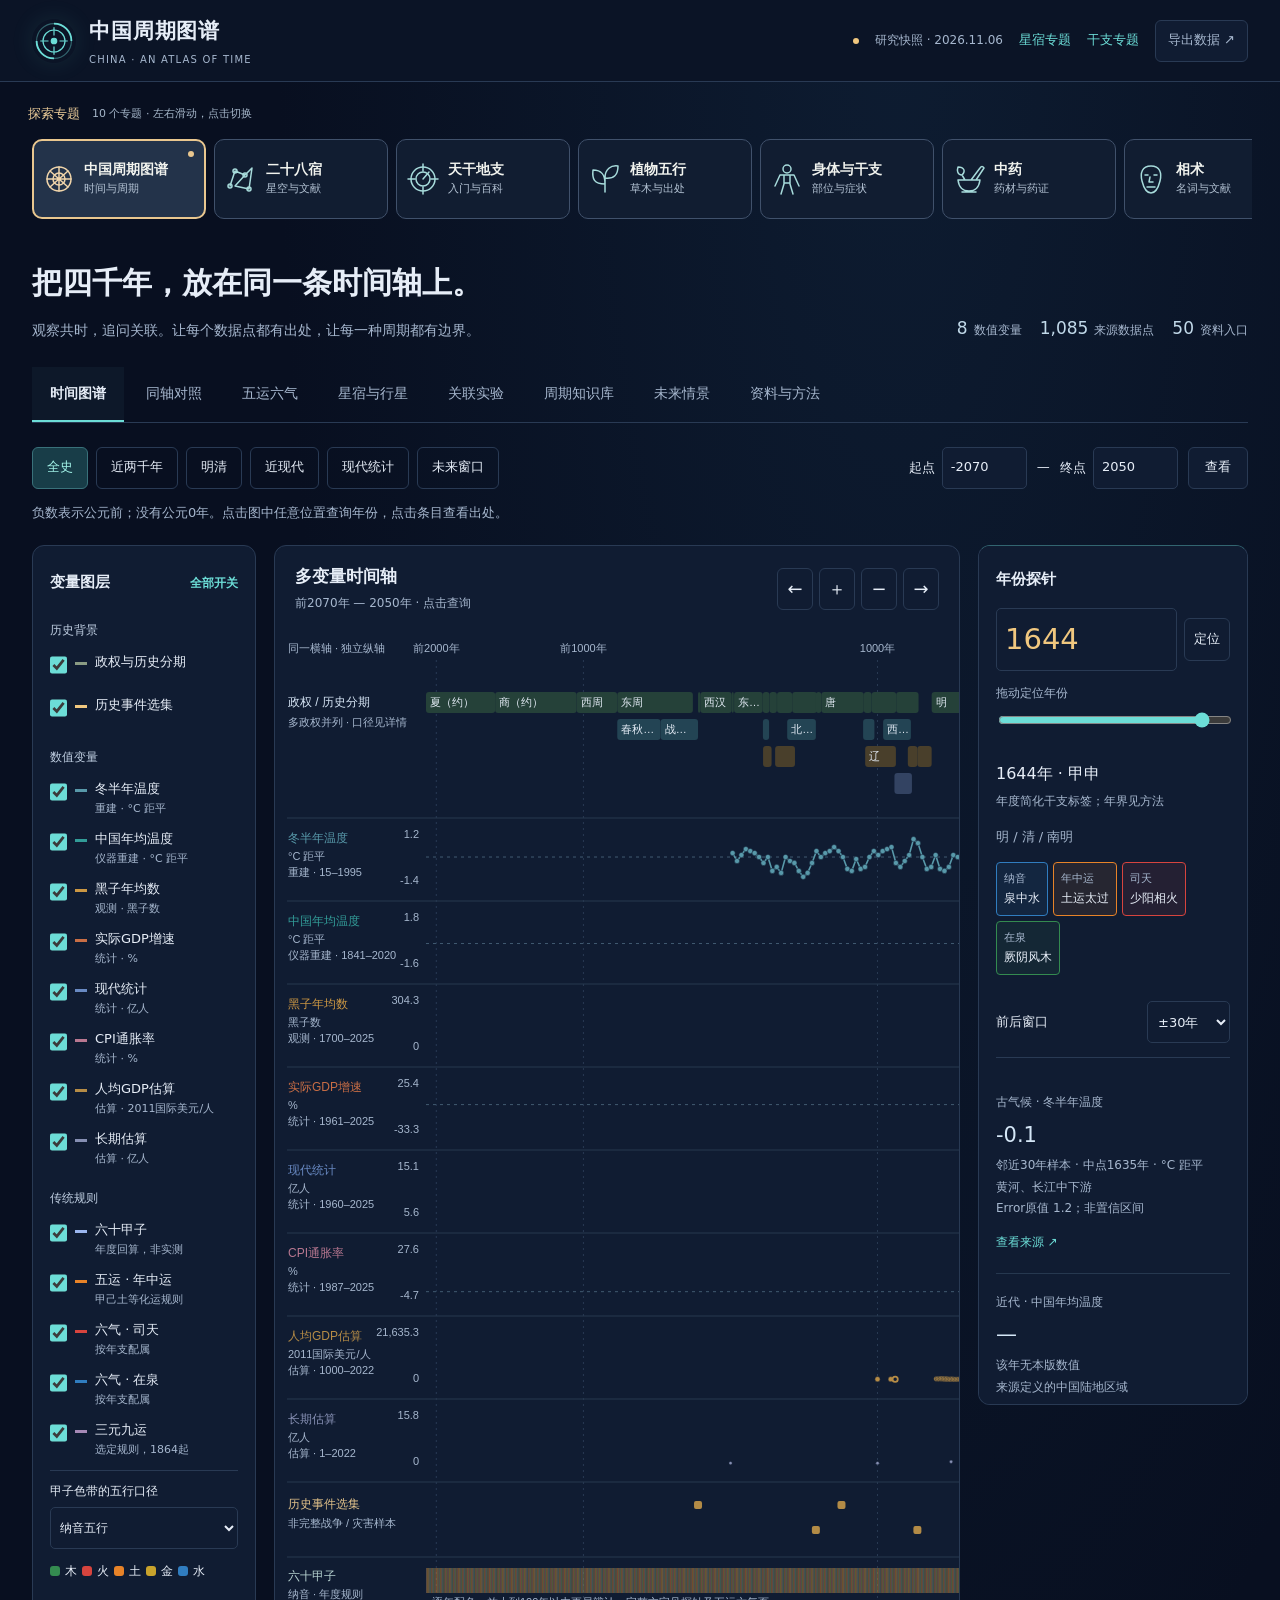
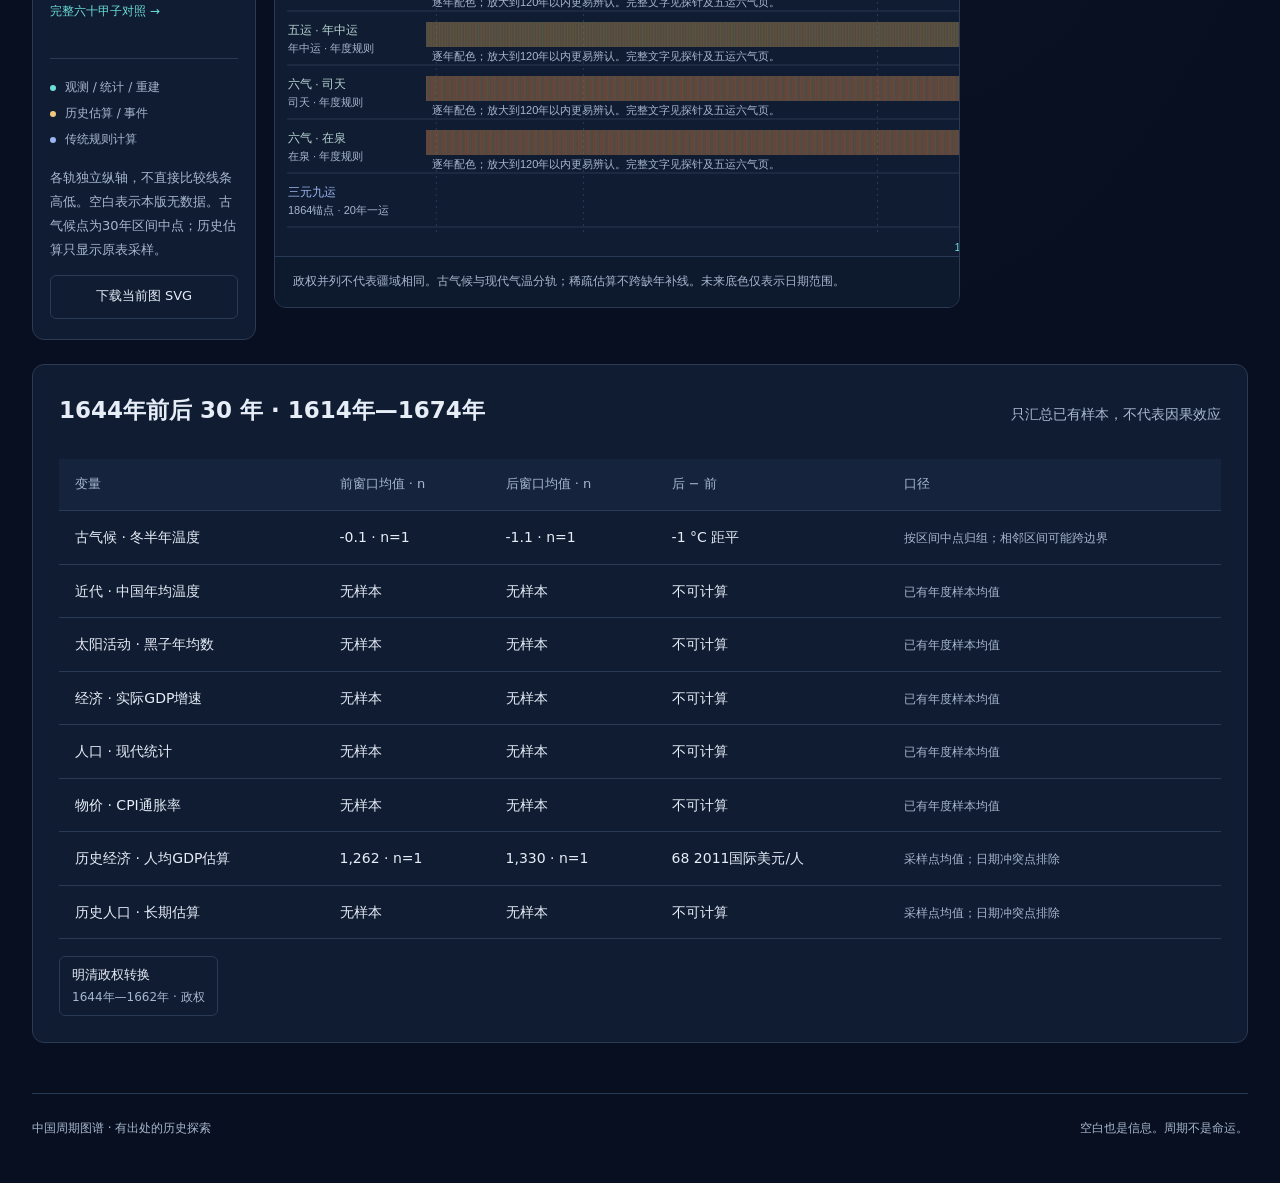
<file: index.html>
<!doctype html>
<html lang="zh-CN" data-type="software">
<head><meta charset="utf-8"><meta name="viewport" content="width=device-width,initial-scale=1"><meta name="theme-color" content="#080f20"><meta name="description" content="从夏朝至今，分轨查看气候、经济、历史与传统周期，比较已有样本并追溯来源。"><meta name="page-type" content="software"><meta name="site-kind" content="software"><title>中国周期图谱 · 历史、自然与时间</title><style>:root{--bg:#080f20;--paper:#101c32;--ink:#e6edf7;--muted:#a6b7ce;--line:#293a54;--teal:#6cddd7;--gold:#f0c77f;--purple:#9bb6ef;--shadow:0 5px 25px #243e3a05}
*{box-sizing:border-box}
body{margin:0;background:var(--bg);color:var(--ink);font:15px/1.75 'Microsoft YaHei','PingFang SC',system-ui,sans-serif}
button,input,select{font:inherit;color:inherit}
button{cursor:pointer;border:1px solid var(--line);background:var(--paper);border-radius:6px;padding:7px 12px;transition:background .15s}
button:hover{background:#1b3049;border-color:#456079}
button:focus-visible,a:focus-visible,input:focus-visible,select:focus-visible{outline:3px solid #8aefeb;outline-offset:2px}
input,select{border:1px solid var(--line);background:#101c32;border-radius:5px;padding:7px 9px;min-width:0}
input[type=range]{accent-color:var(--teal);width:100%;padding:0}
a{color:var(--teal);text-decoration:none}
a:hover{text-decoration:underline}
.topbar{height:86px;padding:0 36px;display:flex;align-items:center;justify-content:space-between;border-bottom:1px solid var(--line);background:var(--paper)}
.brand{display:flex;align-items:center;gap:13px;font-size:20px;font-weight:700;letter-spacing:2px;color:var(--ink)}
.brand:hover{text-decoration:none}
.brandmark{background:var(--teal);color:#fff;font-size:27px;border-radius:50%;width:44px;height:44px;display:grid;place-items:center;font-weight:400}
.brand small{display:block;font-size:12px;letter-spacing:2.2px;color:var(--muted);font-weight:400;margin-top:1px}
.edition{display:flex;gap:12px;align-items:center;color:var(--muted);font-size:12px}
.edition i{width:6px;height:6px;border-radius:50%;background:var(--teal)}
.quiet{margin-left:14px}
main{max-width:1780px;margin:auto;padding:0 32px}
.hero{display:flex;justify-content:space-between;gap:30px;padding:37px 0 32px;align-items:center}
.eyebrow{font-size:13px;letter-spacing:2px;color:var(--teal);margin:0 0 10px;font-weight:700}
h1{font-family:'Microsoft YaHei',sans-serif;letter-spacing:-1px;font-weight:600;font-size:clamp(23px,2.3vw,35px);line-height:1.4;margin:0 0 13px}
.hero-sub{color:var(--muted);margin:0;font-size:13px}
.hero-facts{display:flex;gap:32px;flex-shrink:0;padding-left:20px}
.hero-facts div{display:flex;flex-direction:column}
.hero-facts strong{font-size:30px;font-weight:400;line-height:1.25;font-variant-numeric:tabular-nums}
.hero-facts span{font-size:12px;color:var(--muted);letter-spacing:1px;margin-top:7px}
.tabs{display:flex;border-bottom:1px solid #293a54;gap:25px;overflow-x:auto}
.tabs button{border:0;border-radius:0;border-bottom:3px solid transparent;background:none;color:#a6b7ce;padding:14px 5px;font-size:13px;white-space:nowrap}
.tabs button span{font-size:14px;margin-left:9px;color:var(--muted)}
.tabs button.active{border-bottom-color:var(--teal);color:var(--teal)}
.tabs button.active span{color:var(--ink);font-weight:600}
.tab-panel{display:none;padding-top:22px}
.tab-panel.active{display:block}
.rangebar{display:flex;justify-content:space-between;gap:14px;align-items:center;flex-wrap:wrap}
.presets{display:flex;gap:6px;flex-wrap:wrap}
.presets button{font-size:12px;background:transparent;border-color:transparent}
.presets button.selected{background:#183d48;border-color:#39717a;color:#8cf0e5}
.range-inputs{display:flex;align-items:center;gap:8px;font-size:13px}
.range-inputs input{width:76px;margin-left:3px;padding:5px}
.range-inputs button{padding:4px 10px}
.message{font-size:13px;color:var(--muted);margin:12px 0 18px;min-height:18px}
.message.error{color:#ffa095}
.atlas-layout{display:grid;grid-template-columns:190px minmax(400px,1fr) 252px;gap:16px;align-items:start}
.card{background:var(--paper);border:1px solid var(--line);border-radius:10px;box-shadow:none}
.layers{padding:17px 15px}
.section-label{font-size:12px;font-weight:700;letter-spacing:1px;display:flex;justify-content:space-between;align-items:center;margin-bottom:15px}
.text-btn{padding:0;background:none!important;border:0;color:var(--teal);font-size:13px;text-align:left}
.layer-group{font-size:12px;letter-spacing:1px;color:var(--muted);margin:17px 0 7px}
.layer-item{display:flex;gap:7px;align-items:flex-start;margin:10px 0;font-size:13px;cursor:pointer}
.layer-item input{accent-color:var(--teal);margin:4px 0 0}
.layer-item span small{display:block;color:var(--muted);font-size:12px}
.layer-line{width:10px;height:2px;flex-shrink:0;margin-top:11px}
.legend-block{border-top:1px solid var(--line);margin-top:20px;padding-top:15px;line-height:2.2;font-size:12px;color:var(--muted)}
.dot{display:inline-block;width:6px;height:6px;margin-right:5px;border-radius:50%}
.teal{background:var(--teal)}
.gold{background:var(--gold)}
.purple{background:var(--purple)}
.micro{font-size:13px;line-height:1.8;color:var(--muted)}
.wide{width:100%;font-size:13px}
.chart-card{overflow:hidden}
.chart-top{padding:17px 18px 12px;display:flex;justify-content:space-between;align-items:center;gap:10px}
h2{font-size:19px;font-weight:600;margin:0 0 8px;line-height:1.5}
.chart-top h2{font-size:14px;margin:0}
.muted{font-size:12px;color:var(--muted)}
.chart-top .muted{font-size:12px}
.zoom-controls{display:flex;gap:4px}
.zoom-controls button{padding:2px 8px}
#chartHost{width:100%;overflow:auto;position:relative}
#chartHost svg{display:block;min-width:620px;width:100%;height:auto}
svg text{font-family:'Microsoft YaHei',sans-serif}
.chart-caption{font-size:12px;color:var(--muted);padding:12px 16px;border-top:1px solid var(--line)}
.inspector{padding:17px;max-height:960px;overflow:auto}
.year-picker{display:flex;gap:7px;margin-bottom:12px}
.year-picker input{width:100%;font-size:23px;color:var(--teal);padding:3px 8px;font-variant-numeric:tabular-nums}
.year-picker button{white-space:nowrap;font-size:13px}
.year-title{font-size:13px;margin:10px 0 3px}
.year-sub{font-size:12px;color:var(--muted)}
.window-label{font-size:13px;display:flex;justify-content:space-between;align-items:center;margin:16px 0;border-bottom:1px solid var(--line);padding-bottom:14px}
.window-label select{padding:3px}
.readout{padding:10px 0;border-bottom:1px solid #26384f}
.readout label{font-size:12px;color:var(--muted)}
.readout strong{display:block;font-size:18px;font-weight:500;margin:2px 0}
.readout small{display:block;font-size:12px;color:var(--muted);line-height:1.65}
.readout .text-btn{margin-top:5px}
.window-section{margin-top:20px;padding:22px}
.panel-heading{display:flex;justify-content:space-between;align-items:center;gap:20px;margin:6px 0 22px}
.panel-heading p{margin-bottom:7px}
.table-scroll{overflow:auto}
table{border-collapse:collapse;width:100%;font-size:12px;white-space:nowrap}
th,td{text-align:left;padding:11px 14px;border-bottom:1px solid #26384f}
th{font-weight:500;background:#15243c;color:var(--muted);font-size:13px}
td small{font-size:12px;color:var(--muted)}
.event-list{display:flex;flex-wrap:wrap;gap:8px;margin-top:17px}
.event-chip{font-size:13px;text-align:left}
.event-chip small{display:block;font-size:12px;color:var(--muted)}
.search{width:300px;max-width:100%;font-size:12px}
.knowledge-grid{display:grid;grid-template-columns:repeat(3,1fr);gap:16px}
.knowledge-card{padding:23px;display:flex;flex-direction:column}
.knowledge-card h3{font-size:18px;font-weight:500;margin:15px 0 4px}
.knowledge-card .period{font-size:12px;color:var(--teal);margin-bottom:9px}
.knowledge-card p{font-size:12px;color:var(--muted);flex:1}
.pill{display:inline-block;width:fit-content;border:1px solid #3a4d65;border-radius:4px;padding:2px 7px;font-size:12px;background:#17283d;color:var(--muted)}
.teal-pill{color:#9ae9dd;background:#163837;border-color:#355a58}
.gold-pill{color:#f0ce93;background:#332d25;border-color:#655438}
.purple-pill{color:#adc7ef;background:#1d2d4b;border-color:#405576}
.refs{display:flex;gap:10px;flex-wrap:wrap;margin-top:10px}
.lab-controls{padding:20px;display:flex;gap:14px;flex-wrap:wrap;align-items:end}
.lab-controls label{font-size:12px;color:var(--muted);display:flex;flex-direction:column;gap:5px}
.lab-controls input{width:90px}
.lab-controls select{max-width:215px}
.primary{background:var(--teal);color:#09252d;border-color:var(--teal)}
.primary:hover{background:#98eee6}
.lab-output{display:grid;grid-template-columns:260px 1fr;gap:20px;margin-top:20px}
.lab-metric{padding:25px}
.lab-metric strong{display:block;font-size:56px;font-weight:400;line-height:1.3;color:var(--teal);font-variant-numeric:tabular-nums}
.lab-metric p{font-size:12px;color:var(--muted)}
.scatter-card{padding:15px}
.scatter-card svg{width:100%;height:300px}
.notice{border-left:1px solid #456079;padding:16px 20px;background:#14273c;color:#c1d2e4;font-size:12px;margin:22px 0;line-height:1.9}
.literature{padding:20px;margin-top:20px}
.literature h3{margin-top:0}
.literature p{color:var(--muted);font-size:12px}
.future-grid{display:grid;grid-template-columns:repeat(2,1fr);gap:18px}
.future-card{padding:27px}
.future-card h3{font-size:20px;font-weight:500}
.future-card p{font-size:13px;color:var(--muted)}
.future-card label{display:block;margin:12px 0;font-size:12px}
.future-card input[type=range]{width:65%;vertical-align:middle;margin:0 15px}
.future-card select{margin-left:10px}
.scenario-value{font-size:42px;color:var(--teal);font-variant-numeric:tabular-nums}
.future-node{display:flex;padding:10px 0;border-bottom:1px solid var(--line);justify-content:space-between;font-size:12px}
.future-node strong{font-size:17px;font-weight:500}
.method-grid{display:grid;grid-template-columns:repeat(3,1fr);gap:17px}
.method-grid article{padding:22px}
.method-grid h3{font-size:16px}
.method-grid p{font-size:12px;color:var(--muted)}
.source-heading{font-weight:500;font-size:17px;margin:30px 0 15px}
.source-list{display:grid;grid-template-columns:repeat(2,1fr);gap:12px}
.source-item{padding:18px;display:flex;gap:15px}
.source-number{font-size:13px;color:var(--teal);padding-top:5px}
.source-item h4{font-weight:500;font-size:13px;margin:0 0 6px}
.source-item p{font-size:13px;color:var(--muted);margin:6px 0}
.source-item a{font-size:13px;word-break:break-all}
footer{margin:30px 0 20px;padding-top:18px;border-top:1px solid var(--line);display:flex;justify-content:space-between;color:#a6b7ce;font-size:12px}
dialog{border:1px solid #3a4d65;border-radius:14px;max-width:650px;width:calc(100% - 40px);padding:30px;background:var(--paper);color:var(--ink);box-shadow:0 20px 100px #182f3940}
dialog::backdrop{background:#030916bf;backdrop-filter:blur(3px)}
#closeDialog{position:absolute;right:12px;top:12px;border:0;background:none;font-size:22px;padding:0 6px}
#detailBody h2{padding-right:15px}
#detailBody p{font-size:13px;color:var(--muted)}
#detailBody a{word-break:break-all}
#detailBody pre{white-space:pre-wrap;font-size:12px;background:#14243c;padding:12px}
#tooltip{display:none;position:fixed;pointer-events:none;z-index:20;background:#233957f5;color:#fff;padding:8px 11px;border-radius:6px;max-width:280px;font-size:13px;box-shadow:0 5px 15px #0002}
.empty{padding:35px;text-align:center;color:var(--muted);font-size:13px}

@media(min-width:1550px){.atlas-layout{grid-template-columns:210px minmax(500px,1fr) 275px}
}

@media(max-width:1150px){main{padding:0 20px}
.atlas-layout{grid-template-columns:170px minmax(360px,1fr)}
.inspector{grid-column:1/-1;max-height:none}
.inspector #yearReadout{display:grid;grid-template-columns:repeat(4,1fr);gap:12px}
.year-picker{max-width:300px}
.inspector #yearSlider{max-width:500px;display:block}
.window-label{max-width:300px}
.hero-facts{gap:18px}
.hero-facts strong{font-size:25px}
.knowledge-grid{grid-template-columns:repeat(2,1fr)}
.method-grid{grid-template-columns:1fr}
.topbar{padding:0 22px}
}

@media(max-width:750px){main{padding:0 12px}
.topbar{padding:0 15px;height:72px}
.brand{font-size:17px}
.brand small{font-size:7px}
.edition{font-size:0;gap:0}
.edition i{display:none}
.quiet{font-size:13px;margin:0}
.hero{display:block;padding:27px 4px}
.hero-facts{padding:20px 0 0;gap:35px}
.hero-facts strong{font-size:25px}
h1{font-size:24px}
.hero-sub{font-size:13px}
.tabs{gap:15px}
.tabs button span{font-size:12px;margin-left:4px}
.atlas-layout{display:flex;flex-direction:column}
.layers,.chart-card,.inspector{width:100%}
.layers{padding:14px}
#layerControls{display:flex;flex-wrap:wrap;gap:7px 13px}
.layer-group{width:100%;margin:5px 0 0}
.layer-item{margin:2px 0}
.layer-item span small{display:none}
.layers .micro,.legend-block{display:none}
.layers .wide{margin-top:10px}
.chart-top{padding:13px}
.inspector #yearReadout{grid-template-columns:repeat(2,1fr)}
.panel-heading{align-items:start;flex-direction:column;gap:8px}
.knowledge-grid,.source-list,.future-grid{grid-template-columns:1fr}
.lab-output{grid-template-columns:1fr}
.lab-metric strong{font-size:42px}
.lab-controls{gap:10px;padding:15px}
.lab-controls select{max-width:190px}
.window-section{padding:15px}
.future-card{padding:20px}
.search{width:100%}
.hero-facts span{font-size:12px}
footer{gap:15px;font-size:12px}
.range-inputs{flex-wrap:wrap}
}

@media print{.topbar,.tabs,.layers,.inspector,.rangebar,button,footer{display:none!important}
.atlas-layout{display:block}
main{padding:0}
.tab-panel.active{display:block}
.chart-card{border:0}
.hero{padding:10px 0}
body{background:white}
.card{box-shadow:none}
}

.tabs{gap:17px}
.tabs button{flex-shrink:0}
.tabs button span{margin-left:5px}
.element-legend{display:flex;gap:8px;flex-wrap:wrap;margin:12px 0}
.element-key{display:inline-flex;align-items:center;gap:5px;font-size:13px}
.element-key i{width:14px;height:14px;border-radius:3px;display:inline-block}
.element-badge{display:inline-block;border:1px solid var(--element);border-left:1px solid var(--element);padding:4px 8px;border-radius:4px;background:color-mix(in srgb,var(--element) 10%,var(--paper));color:#e6edf7;font-size:12px}
.element-badge small{display:block;color:#b5c7dc;font-size:12px}
.overlay-tools,.overlay-details,.normalization-details,.wuxing-controls,.wuxing-year-card,.sixqi-card,.sixty-card,.planet-controls,.planet-timeline{padding:22px;margin-bottom:18px}
.preset-row,.form-row{display:flex;align-items:end;flex-wrap:wrap;gap:10px}
.preset-row{margin-bottom:14px}
.preset-row button{font-size:13px}
.preset-row .selected{background:#183d48}
.form-row label{display:flex;flex-direction:column;gap:5px;font-size:13px}
.form-row input{width:94px}
.form-row select{max-width:245px}
.overlay-layout{display:grid;grid-template-columns:220px minmax(0,1fr);gap:17px;margin-bottom:18px}
.overlay-choices{padding:17px}
.overlay-choices h3{font-weight:500;font-size:12px;margin:15px 0 8px}
.overlay-choices .layer-item{font-size:13px}
.svg-scroll{overflow-x:auto;width:100%;min-width:0}
.svg-scroll svg{display:block;width:100%;height:auto;min-width:780px}
.overlay-details h3{font-size:15px;font-weight:500;margin-top:0}
#overlayProbe{display:grid;grid-template-columns:repeat(4,minmax(0,1fr));gap:10px}
.probe-cell{background:#15243c;border-radius:6px;padding:10px;font-size:13px;border-top:3px solid var(--series-color,#456079)}
.probe-cell strong{display:block;font-size:17px;font-weight:500;margin:5px 0}
.probe-cell small{font-size:12px;color:var(--muted)}
.normalization-details summary{cursor:pointer;font-size:12px}
.wuxing-controls{display:flex;align-items:center;gap:15px;flex-wrap:wrap}
.wuxing-controls input{width:100px;margin-left:9px}
.wuxing-year-card h3{margin-top:0;font-size:23px;font-weight:500}
.wuxing-items{display:grid;grid-template-columns:repeat(6,1fr);gap:10px}
.wuxing-item{padding:12px;border-top:5px solid var(--element);background:color-mix(in srgb,var(--element) 10%,var(--paper));border-radius:5px;color:#e6edf7}
.wuxing-item small{display:block;font-size:12px;color:#b5c7dc}
.wuxing-item strong{display:block;font-weight:500;font-size:19px;margin:8px 0}
.wuxing-item span{font-size:13px}
#sixqiSequence{display:grid;grid-template-columns:repeat(6,1fr);gap:8px}
.qi-step{border-radius:6px;padding:14px 12px;background:color-mix(in srgb,var(--element) 10%,var(--paper));border-top:5px solid var(--element);font-size:13px}
.qi-step small{display:block;font-size:12px;color:#b5c7dc;margin-top:9px}
.qi-step.fire-pattern{border-top:0;padding-top:19px;background-image:repeating-linear-gradient(135deg,transparent 0 8px,#d7443e18 8px 12px);box-shadow:inset 0 5px #d7443e}
#sixtyGrid{display:grid;grid-template-columns:repeat(10,1fr);gap:8px}
.sixty-cell{text-align:left;padding:9px 10px;border-radius:5px;border:1px solid #31435b;border-left:1px solid var(--element);background:color-mix(in srgb,var(--element) 10%,var(--paper));min-width:0;position:relative}
.sixty-cell:hover{border-color:var(--element);background:color-mix(in srgb,var(--element) 10%,var(--paper));filter:brightness(.96)}
.sixty-cell strong{display:block;font-size:19px;font-weight:500}
.sixty-cell span{font-size:12px;display:block;color:#d1deee}
.sixty-cell small{font-size:12px;color:#b5c7dc}
.sixty-cell.selected{outline:2px solid var(--element);outline-offset:1px}
.astronomy-grid{display:grid;grid-template-columns:1.05fr 1fr;gap:20px;margin-bottom:20px}
.mansions-card,.lunar-card{padding:24px}
.mansions-card h3,.lunar-card h3{font-size:18px;font-weight:500;margin-top:0}
#mansionRing svg{display:block;width:100%;max-height:500px}
#mansionRing [data-mansion]{cursor:pointer}
#mansionRing [data-mansion]:hover{filter:brightness(.88)}
.lunar-card p{font-size:12px;color:var(--muted);line-height:1.9}
.lunar-period{border-left:1px solid #83a8d6;background:#17283f;padding:14px;margin:12px 0}
.lunar-period strong{font-size:27px;font-weight:400;color:#c8dffb}
.lunar-period span{font-size:13px;margin-left:10px;color:var(--muted)}
.mansion-group{border-top:1px solid #293a54;padding:13px 0;font-size:12px}
.mansion-group strong{font-weight:500;display:block;margin-bottom:5px}
.planet-choices{display:flex;flex-wrap:wrap;gap:8px 16px;margin:15px 0}
.planet-choices label{display:flex;align-items:center;gap:5px;font-size:12px}
.planet-visuals{display:grid;grid-template-columns:1fr 1fr;gap:24px}
.planet-visuals h3{font-size:13px;font-weight:500}
.planet-visuals svg{display:block;width:100%;max-height:430px}
.planet-timeline .form-row{margin-bottom:20px}
.atlas-element-tools{padding:10px 0;border-top:1px solid var(--line);margin-top:10px}
.atlas-element-tools label{font-size:12px;display:block}
.atlas-element-tools select{width:100%;font-size:12px;margin-top:5px;padding:5px}
.atlas-element-tools .element-legend{gap:5px}
.atlas-element-tools .element-key{font-size:12px}
.atlas-element-tools .element-key i{width:9px;height:9px}
.year-five{display:flex;gap:5px;flex-wrap:wrap;padding-bottom:10px}
.year-five .element-badge{font-size:12px;padding:3px 5px}
.year-five .element-badge small{font-size:12px}
.overlay-event{cursor:pointer}
.overlay-point{cursor:pointer}
.planet-stroke{stroke-dasharray:6 4;opacity:.8}
.svg-scroll text,.planet-visuals text,#mansionRing text{font-family:'Microsoft YaHei',sans-serif}
.sixty-hint{font-size:13px;color:var(--muted)}

@media(max-width:1150px){#sixtyGrid{grid-template-columns:repeat(6,1fr)}
.wuxing-items{grid-template-columns:repeat(3,1fr)}
#overlayProbe{grid-template-columns:repeat(3,1fr)}
.overlay-layout{grid-template-columns:185px minmax(0,1fr)}
.tabs{gap:14px}
}

@media(max-width:750px){.overlay-layout,.astronomy-grid,.planet-visuals{grid-template-columns:1fr}
.overlay-choices>div:not(.element-legend){display:flex;flex-wrap:wrap;gap:6px 14px}
.overlay-choices .layer-item{margin:2px 0}
.overlay-choices h3{margin-top:10px}
#sixtyGrid{grid-template-columns:repeat(4,1fr);gap:6px}
.sixty-cell{padding:8px 7px}
.sixty-cell strong{font-size:17px}
.wuxing-items,#sixqiSequence{grid-template-columns:repeat(2,1fr)}
.overlay-tools,.overlay-details,.normalization-details,.wuxing-controls,.wuxing-year-card,.sixqi-card,.sixty-card,.planet-controls,.planet-timeline{padding:16px}
.mansions-card,.lunar-card{padding:18px}
#overlayProbe{grid-template-columns:repeat(2,1fr)}
.tabs button span{font-size:12px}
.tabs{gap:12px}
.form-row button{font-size:13px}
}
/* Approved Operate surface: the chart remains the first task, not a cover page. */
:root{color-scheme:dark;--bg:#080f20;--paper:#101c32;--ink:#e6edf7;--muted:#a6b7ce;--line:#293a54;--teal:#6cddd7;--gold:#f0c77f;--purple:#9bb6ef;--shadow:none}
html{scroll-padding-top:20px;scrollbar-color:#536a88 var(--bg)}body{background:radial-gradient(ellipse at 70% 0,#18365355,transparent 620px),var(--bg)}
::selection{background:#6cddd73a;color:white}input{caret-color:var(--teal)}input::placeholder{color:var(--muted);opacity:1}
button,input,select{min-height:42px}input[type=checkbox]{min-height:18px;width:17px;height:17px;flex-shrink:0}input[type=range]{min-height:28px}
button{transition:background-color .18s,border-color .18s,transform .18s}button:active{transform:translateY(1px)}button:disabled{opacity:.45;cursor:not-allowed}
a{text-underline-offset:5px}h1,h2,h3{letter-spacing:0;text-wrap:balance}h1{font-size:30px;line-height:1.5;font-weight:600}h2{font-size:23px}h3{font-size:19px}
.topbar{height:82px;background:#0b1426;border-bottom:1px solid var(--line);padding:0 32px;gap:20px}.brand{font-size:21px;letter-spacing:.04em;gap:13px}.brandmark{background:none;color:var(--teal);width:44px;height:44px;box-shadow:0 0 24px #6cddd71a}.brandmark svg{width:100%;height:100%}.brand small{font-size:10px;letter-spacing:.12em}
.edition{font-size:12px;gap:16px}.edition i{background:var(--gold)}.topic-link{font-size:13px;padding:10px 0}.quiet{margin-left:0;font-size:13px}
main{padding:0 32px;max-width:1920px}.hero{padding:29px 0 25px;gap:22px}.hero-sub{font-size:14px;max-width:65ch}.hero-facts{gap:18px;padding:0;align-self:flex-end}.hero-facts div{display:block;white-space:nowrap}.hero-facts strong{display:inline;font-size:17px;font-weight:500;color:#c1d9e9}.hero-facts span{font-size:12px;margin-left:6px;letter-spacing:0}
.tabs{gap:4px;border-bottom:1px solid var(--line);padding-bottom:0}.tabs button{padding:14px 18px;border-bottom-width:2px;min-height:52px}.tabs button span{font-size:14px;margin:0}.tabs button.active{background:#6cddd70b}.tabs button:hover{background:#20334d}
.tab-panel{padding-top:24px}.rangebar{gap:18px}.presets{gap:8px}.presets button{font-size:13px;padding:8px 14px;border:1px solid var(--line)}.presets button.selected,.preset-row button.selected{background:#183d48;border-color:#39717a;color:#a3f4e9}.range-inputs{font-size:13px;gap:10px}.range-inputs input{width:85px;padding:8px}.range-inputs button{padding:8px 16px}.message{font-size:13px;margin:13px 0 20px}
.atlas-layout{grid-template-columns:224px minmax(0,1fr) 270px;gap:18px}.card{border-radius:12px;box-shadow:none}.layers,.inspector{padding:20px 17px}.section-label{font-size:15px;letter-spacing:0;gap:12px;margin-bottom:16px}.text-btn{font-size:12px;min-height:34px;padding:5px 0;line-height:1.5}
.layer-group{font-size:12px;letter-spacing:0;margin:20px 0 9px;color:#c0cfe2}.layer-item{font-size:13px;line-height:1.5;gap:8px;margin:11px 0;min-height:32px}.layer-item span small{font-size:11px;line-height:1.5;margin-top:3px}.layer-line{width:12px;height:3px;margin-top:10px}.legend-block{font-size:12px}.micro{font-size:13px;line-height:1.85}.wide{font-size:13px;min-height:44px}.atlas-element-tools label,.atlas-element-tools select{font-size:12px}.atlas-element-tools .element-key{font-size:12px}.atlas-element-tools .element-key i{width:10px;height:10px}
.chart-top{padding:18px 20px 14px;align-items:center}.chart-top h2{font-size:17px}.chart-top .muted{font-size:12px;display:block;margin-top:4px}.zoom-controls{gap:6px}.zoom-controls button{min-width:36px;min-height:36px;padding:4px 7px;font-size:18px}.chart-caption{font-size:12px;line-height:1.8;padding:14px 18px;margin:0;border-top:1px solid var(--line);background:#0d192d}
.inspector{position:sticky;top:20px;max-height:calc(100svh - 40px);overflow:auto;border-top-color:#6cddd760}.year-picker{align-items:center}.year-picker input{font-size:29px;padding:5px 8px;color:var(--gold)}.year-picker button{font-size:13px;padding:9px}.year-title{font-size:16px;margin-top:18px}.year-sub{font-size:12px}.window-label{font-size:13px;gap:12px}.window-label select{padding:6px}.readout{padding:14px 0}.readout label{font-size:12px}.readout strong{font-size:21px;color:#d5e7f7;font-variant-numeric:tabular-nums}.readout small{font-size:12px;line-height:1.8}.year-five .element-badge{font-size:12px;padding:6px 7px}.year-five .element-badge small{font-size:11px}
.window-section{margin-top:24px;padding:26px}.panel-heading{margin:2px 0 24px;gap:24px}.panel-heading p{font-size:14px;max-width:75ch;line-height:1.8}.muted{font-size:14px}.context-note{font-size:14px;color:var(--gold)}
table{font-size:14px}th,td{padding:14px 16px;border-bottom-color:var(--line)}th{font-size:13px;background:#15243c}td small{font-size:12px}.table-scroll tbody tr:hover{background:#6cddd707}.event-chip{font-size:13px}.event-chip small{font-size:12px}.search{font-size:14px;min-height:44px}
.knowledge-grid{gap:20px}.knowledge-card{padding:26px}.knowledge-card h3{font-size:22px}.knowledge-card p,.knowledge-card .period{font-size:14px;line-height:1.9}.pill{font-size:12px;padding:4px 9px}.refs{gap:14px}.lab-controls{gap:18px;padding:24px}.lab-controls label{font-size:13px}.lab-controls select{max-width:260px}.primary{color:#09252d}.lab-output{grid-template-columns:280px minmax(0,1fr)}.lab-metric p,.literature p,.future-card p,.method-grid p{font-size:15px;line-height:1.9}.notice{border-left-width:1px;font-size:14px;padding:19px 22px;line-height:1.9}.literature,.future-card,.method-grid article{padding:26px}.method-grid h3{font-size:20px}.future-card label{font-size:14px}.future-node{font-size:14px;gap:16px}.source-list{gap:18px}.source-item{padding:24px}.source-item h4{font-size:17px}.source-item p{font-size:14px;line-height:1.85}.source-item a{font-size:13px;overflow-wrap:anywhere;word-break:normal}.source-number{font-size:13px}.source-heading{font-size:21px}
.form-row{gap:14px}.form-row label{font-size:13px}.form-row input{width:100px}.form-row select{max-width:290px}.preset-row button{font-size:13px}.overlay-layout{grid-template-columns:238px minmax(0,1fr);gap:18px}.overlay-choices{padding:20px}.overlay-choices h3{font-size:15px;margin-top:24px}.overlay-choices .layer-item{font-size:13px}.overlay-details h3{font-size:18px}.probe-cell{font-size:13px;border-top-width:2px;padding:15px}.probe-cell strong{font-size:21px}.probe-cell small{font-size:12px}.normalization-details summary{font-size:15px;padding:3px 0;min-height:32px}
.element-badge{color:var(--ink)}.element-badge small{color:var(--muted)}.element-key{font-size:13px}.wuxing-year-card h3{font-size:25px}.wuxing-item{border-top-width:3px;padding:18px}.wuxing-item small,.qi-step small{font-size:12px;color:#bdcde0}.wuxing-item strong{font-size:21px}.wuxing-item span{font-size:13px}.qi-step{font-size:15px;padding:18px 14px;border-top-width:3px}.sixty-cell{min-height:111px;padding:14px 11px;border-left-width:1px;border-bottom:3px solid var(--element)}.sixty-cell:hover{filter:brightness(1.2)}.sixty-cell strong{font-size:23px}.sixty-cell span,.sixty-cell small{font-size:12px}.sixty-cell.selected{outline-offset:2px;box-shadow:0 4px 20px #0003}.wuxing-controls label{font-size:15px}.element-legend{gap:13px}
.astronomy-grid{gap:24px}.mansions-card,.lunar-card{padding:28px}.mansions-card h3,.lunar-card h3{font-size:22px}.lunar-card p{font-size:15px}.lunar-period{border-left-width:1px}.lunar-period strong{color:#baddfa}.lunar-period span{font-size:13px}.mansion-group{font-size:14px;line-height:1.9}.planet-choices label{font-size:14px;min-height:38px}.planet-visuals h3{font-size:16px}.planet-visuals svg{max-height:480px}.planet-controls,.planet-timeline{padding:26px}.planet-timeline .form-row button{font-size:13px}
dialog{padding:32px;max-width:720px;background:#132139;border-color:#3a4d65;box-shadow:0 24px 100px #0008}#closeDialog{min-width:44px;min-height:44px;right:8px;top:8px}#detailBody h2{padding-right:25px}#detailBody p{font-size:15px;line-height:1.9}#detailBody pre{font-size:13px}#tooltip{font-size:13px;line-height:1.7;max-width:300px}footer{padding:24px 0;font-size:12px;gap:24px}.skip-link{position:fixed;top:-80px;left:20px;padding:12px 18px;background:var(--teal);color:#09252d;z-index:100}.skip-link:focus{top:12px}.mobile-layer-toggle{display:none}
@media(min-width:1600px){.atlas-layout{grid-template-columns:240px minmax(0,1fr) 286px}.tabs button{padding-left:24px;padding-right:24px}}
@media(max-width:1250px){.atlas-layout{grid-template-columns:210px minmax(0,1fr)}.inspector{grid-column:1/-1;position:static;max-height:none}.inspector #yearReadout{display:grid;grid-template-columns:repeat(4,minmax(0,1fr));gap:18px}.year-picker{max-width:320px}.inspector #yearSlider{max-width:500px}.window-label{max-width:320px}.hero-facts{display:none}.tabs{gap:0}.tabs button{padding:13px 12px}.topbar,.edition{gap:12px}}
@media(max-width:900px){main{padding:0 20px}.topbar{padding:0 20px}.edition{font-size:0}.edition i{display:none}.edition .topic-link,.edition button{font-size:12px}.tabs{display:grid;grid-template-columns:repeat(4,1fr);gap:4px;border-bottom:0}.tabs button{min-height:44px;padding:9px 6px;border:1px solid var(--line);border-radius:6px}.tabs button.active{border-color:#5aa9ad;background:#183d48}.tabs button span{font-size:13px}.knowledge-grid{grid-template-columns:repeat(2,minmax(0,1fr))}.hero{padding:24px 0}.method-grid{grid-template-columns:1fr}}
@media(max-width:750px){
 main{padding:0 16px}.topbar{height:76px;padding:0 16px}.brand{font-size:18px;gap:9px;letter-spacing:0}.brandmark{width:34px;height:34px}.brand small{font-size:8px}.edition{gap:8px}.edition .topic-link{max-width:55px;font-size:11px;line-height:1.6}.quiet{font-size:11px;padding:8px}.hero{padding:24px 0}.hero h1{font-size:24px;letter-spacing:0;margin-bottom:12px}.hero-sub{font-size:14px}.hero-facts{display:none}.tab-panel{padding-top:22px}.presets{display:grid;grid-template-columns:repeat(3,1fr);width:100%;gap:8px}.presets button{padding:8px 6px;font-size:12px}.range-inputs{gap:7px;flex-wrap:nowrap;width:100%;font-size:12px}.range-inputs input{width:68px;margin:0;padding:5px}.range-inputs label{display:flex;align-items:center;gap:5px}.range-inputs button{padding:6px 10px;flex:1}.message{font-size:12px;margin:12px 0 16px}
 .atlas-layout{display:flex;gap:16px}.layers{padding:14px 16px}.layers .section-label{margin-bottom:0;flex-wrap:wrap;gap:10px;font-size:14px}.mobile-layer-toggle{display:block;min-height:38px;padding:5px 10px;font-size:12px;margin-left:auto}.layers #toggleLayers{display:none}.layers #layerContents{display:none}.layers.is-open #layerContents{display:block;padding-top:12px}.layers.is-open #toggleLayers{display:block;width:100%}.layers #layerControls{display:grid;grid-template-columns:repeat(2,minmax(0,1fr));gap:8px 12px}.layer-group{grid-column:1/-1}.layer-item{margin:0;min-height:40px;font-size:12px;align-items:center}.layer-item input{margin:0}.layer-line{margin:0}.layers .micro{display:block;font-size:12px}.atlas-element-tools .element-key{font-size:12px}
 .chart-top{padding:14px;gap:8px}.chart-top h2{font-size:15px}.chart-top .muted{font-size:11px}.zoom-controls{gap:5px}.zoom-controls button{min-width:30px;min-height:40px;font-size:16px;padding:3px}.chart-caption{font-size:12px;padding:12px 14px}.inspector{padding:20px}.inspector #yearReadout{grid-template-columns:repeat(2,minmax(0,1fr));gap:0 18px}.readout strong{font-size:20px}.readout small{font-size:12px}.window-section{padding:20px 16px}.panel-heading{gap:13px;margin-bottom:20px}.panel-heading h2{font-size:22px}.panel-heading p{font-size:14px}.muted{font-size:13px}table{font-size:13px}th{font-size:12px}th,td{padding:12px}
 .knowledge-grid,.source-list,.future-grid,.lab-output{grid-template-columns:1fr}.knowledge-card,.future-card,.method-grid article,.source-item{padding:22px}.lab-controls{padding:20px;display:grid;grid-template-columns:repeat(2,minmax(0,1fr));gap:15px}.lab-controls select,.lab-controls input{width:100%;max-width:100%;font-size:13px}.lab-controls label:nth-child(7),.lab-controls .primary{grid-column:1/-1}.lab-metric{padding:22px}.notice{font-size:13px;padding:17px}.source-item{gap:12px}.source-item h4{font-size:16px}
 .overlay-layout{grid-template-columns:1fr}.overlay-choices{padding:20px}.overlay-choices .layer-item{font-size:12px;min-height:40px}.overlay-tools,.overlay-details,.normalization-details,.wuxing-controls,.wuxing-year-card,.sixqi-card,.sixty-card,.planet-controls,.planet-timeline{padding:20px 16px}.form-row{gap:12px}.form-row label{font-size:12px}.form-row select{max-width:100%}.form-row input{width:85px}.form-row button{font-size:12px;min-height:44px}.preset-row{gap:8px}.preset-row button{font-size:12px;padding:8px 10px}.wuxing-items,#sixqiSequence{gap:10px}.wuxing-item,.qi-step{padding:15px 12px}.wuxing-item small,.qi-step small{font-size:12px}.wuxing-item strong{font-size:19px}.sixty-cell{padding:10px 8px;min-height:110px}.sixty-cell strong{font-size:21px}.sixty-cell span{font-size:11px}.sixty-cell small{font-size:11px}.sixty-cell.selected{outline-offset:0}.mansions-card,.lunar-card{padding:22px 18px}.planet-visuals h3{font-size:14px}.planet-choices{gap:6px 14px}.planet-choices label{font-size:13px}.probe-cell{font-size:12px;padding:12px}.probe-cell strong{font-size:18px}.element-key{font-size:12px}.planet-visuals{gap:20px}footer{font-size:11px;padding:20px 0;flex-wrap:wrap;gap:8px}dialog{padding:24px;width:calc(100% - 24px)}
}
@media(max-width:360px){main{padding:0 12px}.topbar{padding:0 12px}.brand{font-size:16px}.brandmark{width:28px;height:28px}.brand small{font-size:7px}.edition .topic-link{display:block}.tabs button span{font-size:12px}.range-inputs{gap:5px}.range-inputs input{width:62px}.range-inputs button{padding:6px}.zoom-controls{gap:3px}.zoom-controls button{min-width:27px}.chart-top{padding:12px 10px}.chart-top h2{font-size:14px}.chart-top .muted{font-size:10px}#sixtyGrid{grid-template-columns:repeat(3,1fr)}}
@media(prefers-reduced-motion:reduce){*,*::before,*::after{animation:none!important;transition:none!important}html{scroll-behavior:auto}}
@media print{body{background:#080f20;color:#e6edf7;print-color-adjust:exact;-webkit-print-color-adjust:exact}.card{break-inside:avoid}#chartHost svg{print-color-adjust:exact}.hero-sub{color:#a6b7ce}.skip-link{display:none}}

.mobile-chart-hint{display:none}#chartHost:focus-visible{outline:2px solid var(--teal);outline-offset:-2px}@media(max-width:750px){.mobile-chart-hint{display:block;margin:0;padding:0 14px 12px;font-size:12px;color:var(--muted)}}

.slider-label{display:block;font-size:12px;color:var(--muted);margin-top:10px}.tab-panel{padding-bottom:20px}
</style><link rel="stylesheet" href="shared/topics.css"></head>
<body>
<a class="skip-link" href="#workspace">跳到时间图谱</a>
<header class="topbar"><a class="brand" href="#atlas"><span class="brandmark" aria-hidden="true"><svg viewBox="0 0 48 48" fill="none" stroke="currentColor" stroke-width="1.3"><circle cx="24" cy="24" r="19" opacity=".4"/><path d="M24 5a19 19 0 0 1 19 19M24 43A19 19 0 0 1 5 24" stroke-width="2"/><circle cx="24" cy="24" r="12"/><path d="M24 9v9m15 6h-9m-6 15v-9M9 24h9"/><circle cx="24" cy="24" r="3" fill="currentColor"/></svg></span><span>中国周期图谱<small>CHINA · AN ATLAS OF TIME</small></span></a><div class="edition"><i></i> 研究快照 · 2026.11.06 <a class="topic-link" href="mansions/" aria-label="二十八宿专题">星宿专题</a><a class="topic-link" href="ganzhi/" aria-label="天干地支专题">干支专题</a><button id="exportAll" class="quiet">导出数据 ↗</button></div></header>
<!-- topic-switcher:start --><nav class="topic-switcher" aria-label="专题切换" data-topic-site="atlas"><p>探索专题<span>10 个专题 · <span class="topic-scroll-hint">左右滑动，</span>点击切换</span></p><div><a href="./" data-topic="atlas"><svg viewBox="0 0 32 32" aria-hidden="true"><circle cx="16" cy="16" r="12"/><path d="M4 16h24M16 4v24M7 8l18 16M7 24 25 8"/><circle cx="16" cy="16" r="6"/></svg><span><strong>中国周期图谱</strong><small>时间与周期</small></span></a><a href="mansions/" data-topic="mansions"><svg viewBox="0 0 32 32" aria-hidden="true"><path d="m5 23 5-15 10 4 7-7-3 21-14-3 10-11"/><circle cx="10" cy="8" r="2"/><circle cx="20" cy="12" r="2"/><circle cx="24" cy="26" r="2"/><circle cx="5" cy="23" r="2"/></svg><span><strong>二十八宿</strong><small>星空与文献</small></span></a><a href="ganzhi/" data-topic="ganzhi"><svg viewBox="0 0 32 32" aria-hidden="true"><circle cx="16" cy="16" r="12"/><circle cx="16" cy="16" r="7"/><path d="M16 1v7m0 16v7M1 16h7m16 0h7M16 16l6-7"/></svg><span><strong>天干地支</strong><small>入门与百科</small></span></a><a href="ganzhi/#plants" data-topic="plants"><svg viewBox="0 0 32 32" aria-hidden="true"><path d="M16 29V13M16 21C5 21 3 16 4 7c9 0 12 5 12 14Zm0-6C16 6 22 2 29 3c0 9-4 13-13 12Z"/></svg><span><strong>植物五行</strong><small>草木与出处</small></span></a><a href="ganzhi/#body" data-topic="body"><svg viewBox="0 0 32 32" aria-hidden="true"><circle cx="16" cy="6" r="4"/><path d="M9 12h14l5 11M9 12 4 23m9-10v8l-3 10m9-18v8l3 10M13 20h6"/></svg><span><strong>身体与干支</strong><small>部位与症状</small></span></a><a href="ganzhi/#herbs" data-topic="herbs"><svg viewBox="0 0 32 32" aria-hidden="true"><path d="M5 17h22c-1 8-5 11-11 11S6 25 5 17Zm4 12h14M18 17 27 5q2-3 4 0L23 17M9 12C4 12 4 7 5 4c6 0 8 4 4 8Zm0 0 3 5"/></svg><span><strong>中药</strong><small>药材与药证</small></span></a><a href="ganzhi/#physiognomy" data-topic="physiognomy"><svg viewBox="0 0 32 32" aria-hidden="true"><path d="M16 3C7 3 5 10 7 18s5 12 9 12 7-4 9-12S25 3 16 3ZM10 12h3m6 0h3m-7 2-1 5h4m-6 5h8"/></svg><span><strong>相术</strong><small>名词与文献</small></span></a><a href="ganzhi/#acupuncture" data-topic="acupuncture"><svg viewBox="0 0 32 32" aria-hidden="true"><path d="M10 4 22 28M8 5l5-2M19 28l5-2M7 24 25 6M5 22l4 4M23 4l4 4"/><circle cx="16" cy="16" r="6"/></svg><span><strong>针灸</strong><small>经络与穴位</small></span></a><a href="ganzhi/#fengshui" data-topic="fengshui"><svg viewBox="0 0 32 32" aria-hidden="true"><path d="m3 15 13-11 13 11M7 13v15h18V13M13 28V18h6v10"/></svg><span><strong>风水（阳宅）</strong><small>方位与居住</small></span></a><a href="ganzhi/#yinfengshui" data-topic="yinfengshui"><svg viewBox="0 0 32 32" aria-hidden="true"><path d="m2 23 8-15 7 11 5-15 9 19M2 28q8-6 15 0t14 0"/></svg><span><strong>阴宅风水</strong><small>山水与文献</small></span></a></div></nav><!-- topic-switcher:end -->
<main id="workspace" tabindex="-1">
<section class="hero"><div><h1>把四千年，放在同一条时间轴上。</h1><p class="hero-sub">观察共时，追问关联。让每个数据点都有出处，让每一种周期都有边界。</p></div><div class="hero-facts" aria-label="数据覆盖"><div><strong id="countSeries">—</strong><span>数值变量</span></div><div><strong id="countPoints">—</strong><span>来源数据点</span></div><div><strong id="countSources">—</strong><span>资料入口</span></div></div></section>
<nav class="tabs" aria-label="主导航"><button data-tab="atlas" class="active"><span>时间图谱</span></button><button data-tab="overlay"><span>同轴对照</span></button><button data-tab="wuxing"><span>五运六气</span></button><button data-tab="astronomy"><span>星宿与行星</span></button><button data-tab="lab"><span>关联实验</span></button><button data-tab="knowledge"><span>周期知识库</span></button><button data-tab="future"><span>未来情景</span></button><button data-tab="sources"><span>资料与方法</span></button></nav>
<section id="tab-atlas" class="tab-panel active">
<div class="rangebar"><div class="presets"><button data-range="-2070,2050" class="selected">全史</button><button data-range="1,2026">近两千年</button><button data-range="1368,1912">明清</button><button data-range="1840,2026">近现代</button><button data-range="1960,2026">现代统计</button><button data-range="2020,2050">未来窗口</button></div><div class="range-inputs"><label>起点 <input id="rangeStart" type="number" value="-2070" aria-label="起始历史年份"></label><span>—</span><label>终点 <input id="rangeEnd" type="number" value="2050" aria-label="结束历史年份"></label><button id="applyRange">查看</button></div></div>
<p id="rangeMessage" class="message" role="status">负数表示公元前；没有公元0年。点击图中任意位置查询年份，点击条目查看出处。</p>
<div class="atlas-layout">
<aside class="layers card"><div class="section-label"><span>变量图层</span><button id="toggleLayerPanel" class="mobile-layer-toggle" aria-expanded="false" aria-controls="layerContents">展开图层</button><button id="toggleLayers" class="text-btn">全部开关</button></div><div id="layerContents"><div id="layerControls"></div><div class="atlas-element-tools"><label>甲子色带的五行口径<select id="atlasElementMode"><option value="nayin">纳音五行</option><option value="stem">天干本气</option><option value="branch">地支本气</option><option value="yun">年中运</option></select></label><div class="element-legend"></div><button class="text-btn" data-open-tab="wuxing">完整六十甲子对照 →</button></div><div class="legend-block"><span class="dot teal"></span> 观测 / 统计 / 重建<br><span class="dot gold"></span> 历史估算 / 事件<br><span class="dot purple"></span> 传统规则计算</div><p class="micro">各轨独立纵轴，不直接比较线条高低。空白表示本版无数据。古气候点为30年区间中点；历史估算只显示原表采样。</p><button id="exportSvg" class="wide">下载当前图 SVG</button></div></aside>
<section class="chart-card card"><div class="chart-top"><div><h2>多变量时间轴</h2><span id="chartRange" class="muted"></span></div><div class="zoom-controls"><button id="panLeft" title="向前移动" aria-label="向前移动">←</button><button id="zoomIn" title="放大" aria-label="放大">＋</button><button id="zoomOut" title="缩小" aria-label="缩小">−</button><button id="panRight" title="向后移动" aria-label="向后移动">→</button></div></div><p class="mobile-chart-hint">左右滑动图表查看完整时间范围；点击数据点查看出处。</p><div id="chartHost" tabindex="0" aria-label="可横向滚动的多变量时间轴"></div><div class="chart-caption">政权并列不代表疆域相同。古气候与现代气温分轨；稀疏估算不跨缺年补线。未来底色仅表示日期范围。</div></section>
<aside class="inspector card"><label for="yearInput" class="section-label">年份探针</label><div class="year-picker"><input type="number" id="yearInput" value="1644" aria-label="查询历史年份"><button id="goYear">定位</button></div><label for="yearSlider" class="slider-label">拖动定位年份</label><input id="yearSlider" type="range" min="-2069" max="2050" value="1644" aria-label="查询年份滑块"><div id="yearInfo"></div><label class="window-label">前后窗口 <select id="windowSize"><option value="5">±5年</option><option value="15">±15年</option><option value="30" selected>±30年</option><option value="60">±60年</option><option value="100">±100年</option></select></label><div id="yearReadout"></div></aside>
</div>
<section class="window-section card"><div class="panel-heading"><div><h2 id="windowTitle">前后变化</h2></div><span class="muted">只汇总已有样本，不代表因果效应</span></div><div class="table-scroll"><table><thead><tr><th>变量</th><th>前窗口均值 · n</th><th>后窗口均值 · n</th><th>后 − 前</th><th>口径</th></tr></thead><tbody id="windowTable"></tbody></table></div><div id="nearEvents" class="event-list"></div></section>
</section>
<section id="tab-overlay" class="tab-panel">
 <div class="panel-heading"><div><h2>把变量放进同一张图。</h2><p class="muted">左轴比较各变量的相对变化，右轴读取行星角度；五行作为分类色带对齐，不赋予虚构数值。</p></div><button id="exportOverlay">下载叠加图 SVG</button></div>
 <div class="card overlay-tools"><div class="preset-row"><button data-overlay-range="-2070,2050">全史</button><button data-overlay-range="1,2026">两千年</button><button data-overlay-range="1840,2026">近现代</button><button data-overlay-range="1960,2026" class="selected">现代统计</button><button data-overlay-range="2024,2027">近三年天文</button></div><div class="form-row"><label>起年<input id="overlayStart" type="number" value="1960"></label><label>止年<input id="overlayEnd" type="number" value="2026"></label><label>左轴显示<select id="overlayScale"><option value="z">标准分数 z</option><option value="range">各系列范围 0–100</option></select></label><button id="drawOverlay" class="primary">更新对照</button><button id="syncOverlay">沿用时间图谱窗口</button></div><p id="overlayMessage" class="micro" role="status">标准化基准固定为各系列全部已接入的有效采样点；缩放不会重算基准。缺年断线，日期冲突点排除。</p></div>
 <div class="overlay-layout"><aside class="card overlay-choices"><h3>叠加变量</h3><button id="overlayAll" class="text-btn">全选数值变量</button><div id="overlaySeriesControls"></div><h3>行星 · 右轴 0–360°</h3><div id="overlayPlanetControls"></div><h3>同年分类色带</h3><div id="overlayBandControls"></div><label class="layer-item"><input id="overlayDynasties" type="checkbox"> 政权并立背景</label><label class="layer-item"><input id="overlaySanyuan" type="checkbox"> 三元九运规则带</label><label class="layer-item"><input id="overlayEvents" type="checkbox" checked> 历史事件竖线</label><div class="element-legend"></div></aside><div class="card chart-card"><div id="overlayHost" class="svg-scroll"></div><p id="overlayResolution" class="chart-caption"></p></div></div>
 <div class="card overlay-details"><h3>探针 · <span id="overlayProbeYear">点击曲线或图中年份</span></h3><div id="overlayProbe"></div></div>
 <details class="card normalization-details"><summary>标准化基准与读图说明</summary><p class="micro">z=(原值−全序列样本均值)/全序列总体标准差；0–100=(原值−最小值)/(最大值−最小值)×100。历史稀疏采样按点计算，非时间加权。曲线重合不表示单位相同、影响同等或存在因果。行星线读取右轴，位置重合没有统计意义。</p><div class="table-scroll"><table><thead><tr><th>系列</th><th>样本数</th><th>均值</th><th>标准差</th><th>最小 / 最大</th></tr></thead><tbody id="normalizationTable"></tbody></table></div></details>
</section>
<section id="tab-wuxing" class="tab-panel">
 <div class="panel-heading"><div><h2>同一个甲子，可以有不同的五行对应。</h2><p class="muted">例如甲子：天干甲属木，地支子属水，纳音属金，年中运属土。选择口径后再比较。</p></div><div class="element-legend"></div></div>
 <div class="card wuxing-controls"><label>查询年份 <input id="wuxingYear" type="number" value="2026"></label><button id="wuxingGo" class="primary">查看</button><span id="wuxingError" class="micro" role="status"></span></div>
 <div id="wuxingYearCard" class="wuxing-year-card card"></div>
 <div class="card sixqi-card"><div class="panel-heading"><div><h3>六气：两个“火”，名称分别保留。</h3></div><button class="text-btn" data-source="wuyun-classic">查看运气原典 ↗</button></div><div id="sixqiSequence"></div><p class="micro">这是主气的节气区间顺序：大寒→春分→小满→大暑→秋分→小雪→下一大寒。各段不是等长公历月份；此处不计算交节时刻、客气加临、平气等调整或临床判断。相火使用红色斜纹，君火使用纯红，以免混淆。</p></div>
 <div class="card sixty-card"><div class="panel-heading"><div><h3>切换五行口径</h3></div><select id="sixtyMode"><option value="nayin">纳音五行（默认）</option><option value="stem">天干本气五行</option><option value="branch">地支本气五行</option><option value="yun">五运 · 年中运</option><option value="sitian">六气 · 司天</option><option value="zaiquan">六气 · 在泉</option></select></div><div id="sixtyGrid"></div><p class="micro">干支年标签以1984甲子统一回算。农历正月初一、立春与运气交节年界有别；本页只作年度传统规则对照，公元前回算不等于当时已使用相同纪年体系。纳音转录可见“覆灯/佛灯”“沙/砂”等异写，保留来源对应的元素。</p><div class="refs"><button class="text-btn" data-source="nayin-table">纳音表来源 ↗</button><button class="text-btn" data-source="ganzhi-elements">干支五行来源 ↗</button><button class="text-btn" data-source="wuyun-classic">五运六气来源 ↗</button></div></div>
</section>
<section id="tab-astronomy" class="tab-panel">
 <div class="panel-heading"><div><h2>二十八宿与太阳系行星。</h2><p><a href="mansions/" style="font-size:13px">进入二十八宿专题：交互星图、逐宿讲解与文献 →</a></p><p class="muted">星宿是传统星空分区，行星周期是轨道量；分清两者，再沿时间查看。</p></div><button class="text-btn" data-source="jpl-elements">JPL 参数与精度 ↗</button></div>
 <div class="astronomy-grid"><article class="card mansions-card"><h3>二十八宿 · 四象次序图</h3><div id="mansionRing"></div><p class="micro">环图等宽仅为排版，真实宿距不等宽。宿名中的“木金土日月火水”为传统七曜配属；它与四象方位的五行不是同一口径。点击一宿查看名称和来源。</p><button class="text-btn" data-source="mansions">二十八宿与四象来源 ↗</button></article><article class="card lunar-card"><p class="context-note">27.32天 ≠ 28日</p><h3>月亮绕地一周，不是每天恰好一宿。</h3><div id="moonPeriods"></div><p>恒星月约27.3217日，朔望月约29.53日；一个对应相对恒星绕行，一个对应月相重复。</p><p>二十八宿的距星与宿距随采用的时代、星表口径而异。本版提供28宿完整次序与七曜配属；未取得并校准距星星表，因此不标注某日期的“月亮入宿”，也不把28日值宿表当作实际月球位置。</p><div id="mansionGroups"></div></article></div>
 <div class="card planet-controls"><div class="panel-heading"><div><h3>公转周期、会合周期与位置</h3></div><button id="exportPlanetChart">下载行星图 SVG</button></div><div class="form-row"><label>查询年<input id="planetYear" type="number" value="2026"></label><label>月<input id="planetMonth" type="number" min="1" max="12" value="11"></label><label>日<input id="planetDay" type="number" min="1" max="31" value="6"></label><button id="planetGo" class="primary">更新位置</button><button id="planetPrev">← 前30日</button><button id="planetNext">后30日 →</button></div><p id="planetStatus" class="micro" role="status"></p><div id="planetChoices" class="planet-choices"></div><div class="planet-visuals"><div><h3>日心俯视 · 距离经对数压缩</h3><div id="orbitDiagram"></div><p class="micro">展示J2000黄道平面的投影，轨道圈只是距离参照，非等比例椭圆；不显示地心逆行。</p></div><div><h3>恒星公转周期 · 对数横轴（日）</h3><div id="periodBars"></div></div></div><div class="table-scroll"><table><thead><tr><th>行星</th><th>恒星公转（日 / 年）</th><th>对地球平均会合（日）</th><th>所选日期日心黄经</th><th>日距（AU）</th></tr></thead><tbody id="planetTable"></tbody></table></div><p class="micro">平均会合周期 S=1/|1/P−1/P地球|，不是相邻两次会合的精确间隔。地球位置以地月质心近似。位置采用JPL Table 2a+2b的拟合参数、Kepler方程和外行星校正项；适用约前3000—3000年。本图限夏朝至2050，采用延伸格里历日期的12时作为近似动力学时标签，未作ΔT/光行时/视差校正，不用于精密观测或确定古代天象时刻。</p></div>
 <div class="card planet-timeline"><div class="form-row"><label>曲线起年<input id="planetStart" type="number" value="2024"></label><label>曲线止年<input id="planetEnd" type="number" value="2027"></label><button id="drawPlanets">绘制同轴轨迹</button><button id="planetsToOverlay">在历史同轴页中查看 →</button></div><div id="planetChart" class="svg-scroll"></div><p id="planetResolution" class="micro"></p><p class="micro">纵轴为日心黄经0—360°。跨360°的回绕断开显示，不是突然倒退。快速行星在过长窗口会隐藏并给出提示，缩小窗口可查看，避免采样混叠产生虚假的慢周期。</p></div>
</section>

<section id="tab-lab" class="tab-panel"><div class="panel-heading"><div><h2>两个变量，是否在不同年份一起变化？</h2><p class="muted">只比较有实际年度记录的系列。正滞后 k 表示比较 X(t) 与 Y(t+k)。</p></div></div><div class="card lab-controls"><label>变量 X<select id="labX"></select></label><label>变量 Y<select id="labY"></select></label><label>起年<input id="labStart" type="number" value="1961"></label><label>止年<input id="labEnd" type="number" value="2020"></label><label>Y 滞后于 X（年）<input id="labLag" type="number" min="-30" max="30" value="0"></label><label>比较方式<select id="labTransform"><option value="diff">一阶差分（相邻年变化）</option><option value="level">原始值（含趋势）</option></select></label><button id="runLab" class="primary">计算关联</button></div><div id="labResult"></div><div class="notice">这是一项探索，不是“影响大小”的估计。共同趋势、自相关、结构变化、样本选择和反复尝试滞后都可能产生看似显著的相关。差分只能缓解部分趋势问题；本图不输出未经这些检验的显著性或因果结论。</div><div class="card literature"><h3>古代气候与战争：先阅读研究</h3><p>本版没有取得完整战争频率序列，因此不把精选战争事件转成统计曲线。有关研究与后续局限已收录在知识库。</p><button class="wide" data-open-tab="knowledge">查看研究与周期知识库 →</button></div></section>
<section id="tab-knowledge" class="tab-panel"><div class="panel-heading"><div><h2>观测、假说与传统规则，各归其位。</h2></div><input id="knowledgeSearch" class="search" type="search" placeholder="搜索：太乙、干支、战争、粮价…" aria-label="搜索知识库"></div><div id="knowledgeGrid" class="knowledge-grid"></div></section>
<section id="tab-future" class="tab-panel"><div class="panel-heading"><div><h2>可以计算的节点，与仍需验证的未来。</h2><p class="muted">不将规则的可计算性等同于现实事件的可预测性。</p></div></div><div class="future-grid"><article class="card future-card"><span class="pill teal-pill">科学评估</span><h3>气候：方向有依据，逐年值未接入</h3><p>IPCC亚洲评估认为热极端将继续增加、冷极端减少；东亚强降水的频率与强度增加（高信度）。近期东亚夏季风降水受内部变率主导，长期增加（中信度）。</p><p class="micro">区域、季节和排放情景很重要。这不是中国各省2027–2050逐年天气预报。本版没有填造数值预测曲线。</p><button class="text-btn" data-source="ipcc">查看 IPCC 原文 ↗</button></article><article class="card future-card"><span class="pill gold-pill">假设情景 · 非预测</span><h3>经济：如果平均增速是…</h3><p>以2025年规模指数=100，仅演示恒定增长假设的复利结果。不使用干支或王朝长度估计增速。</p><label>假设年增速 <input id="scenarioGrowth" type="range" min="-5" max="10" step="0.5" value="3"><strong id="scenarioGrowthLabel">3%</strong></label><label>情景年份 <select id="scenarioYear"><option>2030</option><option selected>2035</option><option>2040</option><option>2050</option></select></label><div id="scenarioResult"></div><p class="micro">公式：100×(1+g)^(年份−2025)。没有给这些假设分配概率，也不据此判断衰退时间。</p></article><article class="card future-card"><span class="pill purple-pill">传统规则</span><h3>干支与三元九运的可计算节点</h3><div id="futureNodes"></div><p class="micro">年度简化；日级换岁另查历表。太乙和皇极经世尚未确定统一版本与纪元，不填造相位。</p><button class="text-btn" data-source="sanyuan">查看所选规则来源 ↗</button></article><article class="card future-card"><span class="pill">社会与政治</span><h3>不确定性不能画成倒计时</h3><p>本次资料没有提供经过外部样本验证、能预测未来中国战争或政治更替年份的模型。因此这里不输出“危机年份”或“朝代寿命”。</p><p>可用图谱检查历史事件前后的变量，并阅读机制研究；推演还需制度、政策、技术、国际关系等独立变量。</p><button class="text-btn" data-source="review2025">查看研究覆盖与局限 ↗</button></article></div></section>
<section id="tab-sources" class="tab-panel"><div class="panel-heading"><div><h2>资料与方法</h2></div><input id="sourceSearch" class="search" type="search" placeholder="搜索来源、机构或证据类型" aria-label="搜索来源"></div><div class="method-grid"><article class="card"><h3>这张图做到了什么</h3><p id="coverageSummary"></p><p>这是截至2026年11月6日的研究快照，不是全网所有资料。部分资料只核实到摘要；每条来源会显示实际读取层级。未接入的变量明确标为数据缺口。</p></article><article class="card"><h3>如何读“影响”</h3><p>时间对齐只回答“何时发生”，窗口差值只回答“已有样本如何变化”，相关系数只描述所选样本的线性共变。三者均不自动证明因果。</p><p>历史估算不补点，现代系列缺年断线；各轨单位独立。古气候为30年平均的中点，原误差字段与元数据冲突均保留。</p></article><article class="card"><h3>纪年、年界与开放结尾</h3><p>界面使用历史纪年，无公元0年；内部用连续天文年换算。朝代边界有不同口径，具体见条目。中华人民共和国轨道只画到资料日，不暗示结束时间。</p><p>甲子轨为1984锚点回算；三元九运从1864起。两者都不是实测气候或政治效果。</p></article></div><h3 class="source-heading">数据覆盖清单</h3><div class="table-scroll card"><table><thead><tr><th>变量</th><th>实际样本范围</th><th>点数</th><th>地域 / 分辨率</th><th>证据</th></tr></thead><tbody id="coverageTable"></tbody></table></div><h3 class="source-heading">来源目录 <span id="sourceCount" class="muted"></span></h3><div id="sourceList" class="source-list"></div><div class="notice">数据署名：SILSO — WDC-SILSO, Royal Observatory of Belgium, Brussels，DOI 10.24414/qnza-ac80，CC BY-NC。Maddison中国序列的原始研究包括 Broadberry, Guan & Li (2018)、Xu 等（2016/2017）、Wu (2014)，具体引文保存在随附 evidence/maddison_china.json。其他资料请遵守其来源条件。</div></section>
<footer><span>中国周期图谱 · 有出处的历史探索</span><span>空白也是信息。周期不是命运。</span></footer>
</main>
<dialog id="detailDialog"><button id="closeDialog" aria-label="关闭详情">×</button><div id="detailBody"></div></dialog><div id="tooltip" role="tooltip"></div>
<script id="dataset" type="application/json">{
  "meta": {
    "title": "中国周期图谱",
    "date": "2026-11-06",
    "version": "2.0",
    "scope": "约前2070年至2026；规则与情景延伸至2050",
    "coverage": "有出处的研究图谱，非全网穷尽；资料完整度随变量变化。",
    "features": [
      "同轴标准化叠加",
      "干支五行与五运六气",
      "二十八宿次序图",
      "八行星JPL近似轨道"
    ]
  },
  "sources": [
    {
      "id": "ge2003",
      "title": "Ge 等（2003）冬半年温度重建 · NOAA 数据档案",
      "url": "https://www.ncei.noaa.gov/access/paleo-search/study/6314",
      "kind": "重建数据",
      "note": "论文 DOI 10.1191/0959683603hl680rr；数据 DOI 10.25921/v8gq-dt02。黄河、长江中下游31–38°N、110–120°E。",
      "access": "正文或原始数据已读取",
      "accessed": "2026-11-06"
    },
    {
      "id": "gefile",
      "title": "Ge2003 · 30年分辨率原始文本",
      "url": "https://www.ncei.noaa.gov/pub/data/paleo/historical/china/china_winter_temp-30yr-noaa.txt",
      "kind": "原始数据",
      "note": "Error为最大估计误差范围，并非95%置信区间。NOAA变量行季节写Apr–Oct，与标题及论文摘要Oct–Apr冲突；本图按标题称冬半年，保留该冲突。",
      "access": "正文或原始数据已读取",
      "accessed": "2026-11-06"
    },
    {
      "id": "berkeley",
      "title": "Berkeley Earth · China 区域温度数据",
      "url": "https://data.berkeleyearth.org/auto/Regional/TAVG/Text/china-TAVG-Trend.txt",
      "kind": "仪器资料重建",
      "note": "本次可下载版本生成于2021-01-06，月值止2020年。年均取六月行的Annual列（该列对应当年1–12月）；基期1951–1980；误差为95%置信区间半宽。并非2026最新版。",
      "access": "正文或原始数据已读取",
      "accessed": "2026-11-06"
    },
    {
      "id": "silso",
      "title": "SILSO · 年平均太阳黑子数 v2.0",
      "url": "https://www.sidc.be/SILSO/datafiles",
      "kind": "观测数据",
      "note": "WDC-SILSO, Royal Observatory of Belgium, Brussels；DOI 10.24414/qnza-ac80；CC BY-NC。数值来自SN_y_tot_V2.0.txt，原时间1700.5表示1700年年平均。",
      "access": "正文或原始数据已读取",
      "accessed": "2026-11-06"
    },
    {
      "id": "gdp",
      "title": "世界银行 WDI · 中国实际GDP增速",
      "url": "https://api.worldbank.org/v2/country/CHN/indicator/NY.GDP.MKTP.KD.ZG?format=json&per_page=1000",
      "kind": "统计数据",
      "note": "以API本次返回为准；来源会修订。人口及经济地域口径遵循WDI CHN。",
      "access": "正文或原始数据已读取",
      "accessed": "2026-11-06"
    },
    {
      "id": "population",
      "title": "世界银行 WDI · 中国人口总量",
      "url": "https://api.worldbank.org/v2/country/CHN/indicator/SP.POP.TOTL?format=json&per_page=1000",
      "kind": "统计数据",
      "note": "以API本次返回为准；来源会修订。人口及经济地域口径遵循WDI CHN。",
      "access": "正文或原始数据已读取",
      "accessed": "2026-11-06"
    },
    {
      "id": "cpi",
      "title": "世界银行 WDI · 中国CPI通胀率",
      "url": "https://api.worldbank.org/v2/country/CHN/indicator/FP.CPI.TOTL.ZG?format=json&per_page=1000",
      "kind": "统计数据",
      "note": "以API本次返回为准；来源会修订。人口及经济地域口径遵循WDI CHN。",
      "access": "正文或原始数据已读取",
      "accessed": "2026-11-06"
    },
    {
      "id": "mpd",
      "title": "Maddison Project Database 2023",
      "url": "https://www.rug.nl/ggdc/historicaldevelopment/maddison/releases/maddison-project-database-2023",
      "kind": "历史经济估算",
      "note": "数据 DOI 10.34894/INZBF2；论文 DOI 10.1111/joes.12618。人均GDP为2011国际美元，人口原单位千人。历史值为估算，源表部分逐年值也可能是估算/插值，不能当作独立逐年实测。",
      "access": "正文或原始数据已读取",
      "accessed": "2026-11-06"
    },
    {
      "id": "columbia",
      "title": "哥伦比亚大学 · 中国历史分期年表",
      "url": "https://afe.easia.columbia.edu/timelines/china_timeline.htm",
      "kind": "学术教学年表",
      "note": "部分口径与中文通行年表不同：夏约前2100、元1279起。图中另选约前2070及元国号1271，差异见条目。",
      "access": "正文或原始数据已读取",
      "accessed": "2026-11-06"
    },
    {
      "id": "dynasties",
      "title": "中国历代王朝 · 并立政权年表",
      "url": "https://en.wikipedia.org/wiki/Dynasties_in_Chinese_history",
      "kind": "二手历史汇编",
      "note": "用于补充并立政权，未穷尽所有地方政权。建国、称帝、国号、入主中原不可混为同一日期。",
      "access": "正文或原始数据已读取",
      "accessed": "2026-11-06"
    },
    {
      "id": "xia",
      "title": "夏商周断代工程 · 年代框架与争议",
      "url": "https://zh.wikipedia.org/zh-hans/夏商周断代工程",
      "kind": "二手研究汇编",
      "note": "采用夏始约前2070、商始约前1600、周始前1046框架。非已直接核验最终报告，夏代具体年代和考古对应有争议。",
      "access": "正文或原始数据已读取",
      "accessed": "2026-11-06"
    },
    {
      "id": "hko",
      "title": "香港天文台 · 1984年公农历对照表",
      "url": "https://www.hko.gov.hk/tc/gts/time/calendar/text/files/T1984c.txt",
      "kind": "官方历表",
      "note": "1984甲子。年度简化标签不解决农历正月初一与立春换岁的区别。",
      "access": "正文或原始数据已读取",
      "accessed": "2026-11-06"
    },
    {
      "id": "hko_tables",
      "title": "香港天文台 · 1901–2100公历与农历对照",
      "url": "https://www.hko.gov.hk/tc/gts/time/conversion.htm",
      "kind": "官方历表",
      "note": "古代回算不等于古代历法实际记录；日级使用须另查对应历表。",
      "access": "正文或原始数据已读取",
      "accessed": "2026-11-06"
    },
    {
      "id": "nasa_dates",
      "title": "NASA · Year Dating Conventions",
      "url": "https://eclipse.gsfc.nasa.gov/SEhelp/dates.html",
      "kind": "纪年方法",
      "note": "历史纪年无0年，内部天文0年=前1年；前b年转换为1−b。",
      "access": "正文或原始数据已读取",
      "accessed": "2026-11-06"
    },
    {
      "id": "qiyao",
      "title": "教育部重编国语辞典 · 七曜",
      "url": "https://dict.revised.moe.edu.tw/dictView.jsp?ID=98213&la=0&powerMode=0",
      "kind": "辞书",
      "note": "义项包括日月五星，也有北斗七星用例；不能据此认定“七星五耀”为统一体系。",
      "access": "正文或原始数据已读取",
      "accessed": "2026-11-06"
    },
    {
      "id": "sanyuan",
      "title": "Flying Star Feng Shui · Time 周期表",
      "url": "https://en.wikipedia.org/wiki/Flying_Star_Feng_Shui",
      "kind": "传统文化二手说明",
      "note": "20年一运、九运180年；选1864为上元一运起点。只证明该规则存在，不验证其社会或自然效应。",
      "access": "正文或原始数据已读取",
      "accessed": "2026-11-06"
    },
    {
      "id": "taiyi1",
      "title": "太乙金镜式经（四库全书本）卷一",
      "url": "https://zh.wikisource.org/wiki/太乙金鏡式經_(四庫全書本)/卷01",
      "kind": "古籍转录",
      "note": "周纪360、纪60、元72、小周24、三年一宫；积年有不同置元法。未与影印本逐字校勘。",
      "access": "正文或原始数据已读取",
      "accessed": "2026-11-06"
    },
    {
      "id": "taiyi7",
      "title": "太乙金镜式经（四库全书本）卷七",
      "url": "https://zh.wikisource.org/wiki/太乙金鏡式經_(四庫全書本)/卷07",
      "kind": "古籍转录",
      "note": "另以宋景祐元年1034为积年基准；含456、288等不同周期。转录存在算术疑点，不能拼成统一现代预测表。",
      "access": "正文或原始数据已读取",
      "accessed": "2026-11-06"
    },
    {
      "id": "taiyi_review",
      "title": "四库总目提要 · 太乙金镜式经",
      "url": "https://www.guoxuedashi.com/shumu/gj-2090174mn.html",
      "kind": "古籍提要转录",
      "note": "指出宋代内容为后人增入，非尽王希明原作，并批评治乱牵配。",
      "access": "正文或原始数据已读取",
      "accessed": "2026-11-06"
    },
    {
      "id": "huangji",
      "title": "皇极经世机要图 · 张行成索隐相关转录",
      "url": "https://www.hanziguoxue.com/guwen/huangjijingshi/21610.html",
      "kind": "古籍转录",
      "note": "12会一元、30运一会、12世一运、30年一世；不据此认定地球实测周期。",
      "access": "正文或原始数据已读取",
      "accessed": "2026-11-06"
    },
    {
      "id": "ge2013",
      "title": "Ge 等（2013）过去2000年中国温度变化",
      "url": "https://cp.copernicus.org/articles/9/1153/2013/",
      "kind": "气候研究",
      "note": "全国尺度重建论文，不能与Ge2003局地冬半年系列拼成同一数值序列。研究冷暖分期止2000。",
      "access": "论文页面/摘要已核实",
      "accessed": "2026-11-06"
    },
    {
      "id": "ge2017",
      "title": "Ge 等（2017）中国过去2000年气候变化综述",
      "url": "https://doi.org/10.1007/s00376-017-6238-8",
      "kind": "气候综述",
      "note": "50–70、100–120、200–250年为准周期描述，非固定周期或可直接外推的振荡器。",
      "access": "论文页面/摘要已核实",
      "accessed": "2026-11-06"
    },
    {
      "id": "review2025",
      "title": "Ren 等（2025）中国历史气候与社会研究综述",
      "url": "https://doi.org/10.1002/wcc.70032",
      "kind": "研究综述",
      "note": "292篇文献的综述指出时空覆盖、农业社会及危机研究偏重等问题。",
      "access": "Crossref/搜索摘要；出版页正文抓取受限",
      "accessed": "2026-11-06"
    },
    {
      "id": "anshi",
      "title": "Britannica · An Lushan Rebellion",
      "url": "https://www.britannica.com/summary/An-Lushan",
      "kind": "历史事件",
      "note": "用于755–763年事件定位，不采用人口损失推断或无来源死亡估计。",
      "access": "搜索摘要已核实",
      "accessed": "2026-11-06"
    },
    {
      "id": "taiping",
      "title": "Britannica · Taiping Rebellion",
      "url": "https://www.britannica.com/event/Taiping-Rebellion",
      "kind": "历史事件",
      "note": "该来源采用1850–1864；1851金田起义是另一常见起点。",
      "access": "搜索摘要已核实；正文提取受限",
      "accessed": "2026-11-06"
    },
    {
      "id": "famine",
      "title": "Smil（1999）China’s great famine: 40 years later",
      "url": "https://pmc.ncbi.nlm.nih.gov/articles/PMC1127087/",
      "kind": "历史公共卫生研究",
      "note": "用于1959–1961饥荒事件定位；不以自然周期替代对政策和制度原因的研究。",
      "access": "搜索摘要已核实；正文遇验证页",
      "accessed": "2026-11-06"
    },
    {
      "id": "floods",
      "title": "Britannica · Huang He Floods",
      "url": "https://kids.britannica.com/students/article/Huang-He-Floods/623414",
      "kind": "历史事件",
      "note": "用于1887、1931、1938洪灾定位；1938涉及人为决堤，不应归为纯自然周期。",
      "access": "检索返回正文已读取",
      "accessed": "2026-11-06"
    },
    {
      "id": "zhang2006",
      "title": "Zhang 等（2006）中国气候、战争与王朝周期",
      "url": "https://doi.org/10.1007/s10584-005-9024-z",
      "kind": "关联研究",
      "note": "过去千年比较，区域与滞后差异明显；未取得原始战争序列。",
      "access": "机构论文摘要已读取",
      "accessed": "2026-11-06"
    },
    {
      "id": "zhang2007",
      "title": "Zhang 等（2007）中国东部气候与战争",
      "url": "https://link.springer.com/article/10.1007/s10745-007-9115-8",
      "kind": "关联研究",
      "note": "历史统计关联及农业产出/人口压力机制，不能作为所有时代的单因定律。",
      "access": "论文页面/摘要已读取",
      "accessed": "2026-11-06"
    },
    {
      "id": "war2026",
      "title": "Scientific Reports（2026）东亚气候与冲突研究",
      "url": "https://www.nature.com/articles/s41598-026-47182-6",
      "kind": "关联研究",
      "note": "1400–1980，比较前工业与工业时代，机制可能随社会结构改变。",
      "access": "论文页面正文已读取",
      "accessed": "2026-11-06"
    },
    {
      "id": "ipcc",
      "title": "IPCC AR6 · 亚洲区域事实表",
      "url": "https://www.ipcc.ch/report/ar6/wg1/downloads/factsheets/IPCC_AR6_WGI_Regional_Fact_Sheet_Asia.pdf",
      "kind": "科学评估",
      "note": "已读两页全文。东亚强降水频率和强度增加（高信度）；近期季风降水受内部变率主导，长期增加（中信度）。无中国逐年预测值。",
      "access": "正文或原始数据已读取",
      "accessed": "2026-11-06"
    },
    {
      "id": "ceda",
      "title": "IPCC / CEDA · 图12.SM.3数据目录",
      "url": "https://catalogue.ceda.ac.uk/uuid/e8975cc3195b487d9ec482cb8ef5f07d/",
      "kind": "未来情景数据入口",
      "note": "提供CMIP6 SSP区域统计的入口，本次未下载数表，不绘为逐年预测。",
      "access": "目录已核实",
      "accessed": "2026-11-06"
    },
    {
      "id": "zhu",
      "title": "中科院 · 竺可桢历史气候研究与模拟",
      "url": "https://www.cas.cn/zt/rwzt/jnzkz/jnzkzxsbg/201003/t20100326_2807867.shtml",
      "kind": "机构研究介绍",
      "note": "追述五千年研究与代用记录局限；未取得可核验的五千年数值序列。",
      "access": "正文或原始数据已读取",
      "accessed": "2026-11-06"
    },
    {
      "id": "reaches",
      "title": "Wang 等（2024）REACHES 历史温度重建",
      "url": "https://www.nature.com/articles/s41597-024-03937-2",
      "kind": "数据论文",
      "note": "1368–1911，温度等级而非摄氏度，原始记录12,871条；本版仅目录收录，未接入派生序列。",
      "access": "部分正文已读取",
      "accessed": "2026-11-06"
    },
    {
      "id": "jpl-elements",
      "title": "NASA/JPL · Approximate Positions of the Planets",
      "url": "https://ssd.jpl.nasa.gov/planets/approx_pos.html",
      "kind": "天文机构资料",
      "note": "采用前3000年至公元3000年拟合参数；地球位置用地月质心；需要Kepler方程和外行星额外项。日心J2000黄道坐标，不是地心观测星历。",
      "access": "全文及Table2a/2b已读取",
      "accessed": "2026-11-06"
    },
    {
      "id": "nasa_fact_notes",
      "title": "NASA/NSSDCA · Fact Sheet Notes",
      "url": "https://nssdc.gsfc.nasa.gov/planetary/factsheet/planetfact_notes.html",
      "kind": "天文机构资料",
      "note": "总汇表Orbital Period是回归公转周期。此处周期取各行星详细表Sidereal orbit period列，避免混用。",
      "access": "原网页全文已读取",
      "accessed": "2026-11-06"
    },
    {
      "id": "moon-periods",
      "title": "NASA/NSSDCA · Moon Fact Sheet",
      "url": "https://nssdc.gsfc.nasa.gov/planetary/factsheet/moonfact.html",
      "kind": "天文机构资料",
      "note": "恒星月27.3217日，朔望月29.53日；均不是28日民俗值宿循环。",
      "access": "原网页全文已读取",
      "accessed": "2026-11-06"
    },
    {
      "id": "nasa_mercury",
      "title": "NASA/NSSDCA · 水星 Fact Sheet",
      "url": "https://nssdc.gsfc.nasa.gov/planetary/factsheet/mercuryfact.html",
      "kind": "天文机构资料",
      "note": "使用Sidereal orbit period与Synodic period行；地球公转周期用于参照，不将地球会合周期设为0。",
      "access": "原网页详细表已读取",
      "accessed": "2026-11-06"
    },
    {
      "id": "nasa_venus",
      "title": "NASA/NSSDCA · 金星 Fact Sheet",
      "url": "https://nssdc.gsfc.nasa.gov/planetary/factsheet/venusfact.html",
      "kind": "天文机构资料",
      "note": "使用Sidereal orbit period与Synodic period行；地球公转周期用于参照，不将地球会合周期设为0。",
      "access": "原网页详细表已读取",
      "accessed": "2026-11-06"
    },
    {
      "id": "nasa_earth",
      "title": "NASA/NSSDCA · 地球 Fact Sheet",
      "url": "https://nssdc.gsfc.nasa.gov/planetary/factsheet/earthfact.html",
      "kind": "天文机构资料",
      "note": "使用Sidereal orbit period与Synodic period行；地球公转周期用于参照，不将地球会合周期设为0。",
      "access": "原网页详细表已读取",
      "accessed": "2026-11-06"
    },
    {
      "id": "nasa_mars",
      "title": "NASA/NSSDCA · 火星 Fact Sheet",
      "url": "https://nssdc.gsfc.nasa.gov/planetary/factsheet/marsfact.html",
      "kind": "天文机构资料",
      "note": "使用Sidereal orbit period与Synodic period行；地球公转周期用于参照，不将地球会合周期设为0。",
      "access": "原网页详细表已读取",
      "accessed": "2026-11-06"
    },
    {
      "id": "nasa_jupiter",
      "title": "NASA/NSSDCA · 木星 Fact Sheet",
      "url": "https://nssdc.gsfc.nasa.gov/planetary/factsheet/jupiterfact.html",
      "kind": "天文机构资料",
      "note": "使用Sidereal orbit period与Synodic period行；地球公转周期用于参照，不将地球会合周期设为0。",
      "access": "原网页详细表已读取",
      "accessed": "2026-11-06"
    },
    {
      "id": "nasa_saturn",
      "title": "NASA/NSSDCA · 土星 Fact Sheet",
      "url": "https://nssdc.gsfc.nasa.gov/planetary/factsheet/saturnfact.html",
      "kind": "天文机构资料",
      "note": "使用Sidereal orbit period与Synodic period行；地球公转周期用于参照，不将地球会合周期设为0。",
      "access": "原网页详细表已读取",
      "accessed": "2026-11-06"
    },
    {
      "id": "nasa_uranus",
      "title": "NASA/NSSDCA · 天王星 Fact Sheet",
      "url": "https://nssdc.gsfc.nasa.gov/planetary/factsheet/uranusfact.html",
      "kind": "天文机构资料",
      "note": "使用Sidereal orbit period与Synodic period行；地球公转周期用于参照，不将地球会合周期设为0。",
      "access": "原网页详细表已读取",
      "accessed": "2026-11-06"
    },
    {
      "id": "nasa_neptune",
      "title": "NASA/NSSDCA · 海王星 Fact Sheet",
      "url": "https://nssdc.gsfc.nasa.gov/planetary/factsheet/neptunefact.html",
      "kind": "天文机构资料",
      "note": "使用Sidereal orbit period与Synodic period行；地球公转周期用于参照，不将地球会合周期设为0。",
      "access": "原网页详细表已读取",
      "accessed": "2026-11-06"
    },
    {
      "id": "wuyun-classic",
      "title": "《黄帝内经素问》天元纪大论、五运行大论（古籍转录）",
      "url": "https://github.com/garychowcmu/daizhigev20/blob/4a6d6f2088825f132521d848c2ea86cf9c9a7620/医藏/黄帝内经素问.txt",
      "kind": "传统规则原典转录",
      "note": "明确甲己土、乙庚金、丙辛水、丁壬木、戊癸火；子午少阴等司天配支及司天/在泉配对。转录未与影印本逐字校勘；不据此声称实际预测效应。",
      "access": "GitHub API全文已读取，相关段落实读核验",
      "accessed": "2026-11-06"
    },
    {
      "id": "ganzhi-elements",
      "title": "lunar-javascript · 天干地支本气五行",
      "url": "https://github.com/6tail/lunar-javascript/blob/5c92e62c904ba5cc0b62f032796aeef433702268/lunar.js",
      "kind": "公开算法交叉参考",
      "note": "天干本气甲乙木、丙丁火、戊己土、庚辛金、壬癸水；地支本气寅卯木、巳午火、申酉金、亥子水、辰戌丑未土。不可与中运映射混用。MIT开源算法参考，非原典权威。",
      "access": "GitHub API完整源码已读取；WU_XING_GAN与WU_XING_ZHI核验",
      "accessed": "2026-11-06"
    },
    {
      "id": "nayin-table",
      "title": "lunar-javascript · 六十甲子纳音全表",
      "url": "https://github.com/6tail/lunar-javascript/blob/5c92e62c904ba5cc0b62f032796aeef433702268/lunar.js",
      "kind": "公开算法交叉参考",
      "note": "纳音配对以此快照为交叉核验。采用覆灯火、泉中水、沙中金、沙中土等字样，其他文本有佛灯、井泉、砂等异写。非实际五行能量测量。",
      "access": "NAYIN完整60项已读取；按甲子次序校验30个相邻配对",
      "accessed": "2026-11-06"
    },
    {
      "id": "yunqi-lunao",
      "title": "宋·刘温舒《素问入式运气论奥》（四库文本转录）",
      "url": "https://github.com/garychowcmu/daizhigev20/blob/4a6d6f2088825f132521d848c2ea86cf9c9a7620/医藏/素问入式运气论奥.txt",
      "kind": "传统规则原典转录",
      "note": "支持阳年太过/阴年不及基础分类、主气顺序、大寒交气、司天第三气在泉第六气。转录存在己/巳混淆。原文还讨论平气等调整，不能把基础分类当作确定天气/疾病结论。",
      "access": "全文实读，第十二、十五、十六、二十二、二十三节已核",
      "accessed": "2026-11-06"
    },
    {
      "id": "mansions",
      "title": "二十八宿 · 四象与七曜配属",
      "url": "https://zh.wikipedia.org/zh-hans/二十八宿",
      "kind": "传统天文二手资料",
      "note": "完整次序、四象分组与七曜配属；等宽图只是次序排版，不表示实际宿距或月亮入宿。",
      "access": "检索返回内容核验；权威正文读取受限，未逐宿校勘距星星表",
      "accessed": "2026-11-06"
    }
  ],
  "series": [
    {
      "id": "paleo",
      "label": "古气候 · 冬半年温度",
      "unit": "°C 距平",
      "kind": "重建",
      "source": "ge2003",
      "region": "黄河、长江中下游",
      "resolution": "30年区间中点；基期1951–1980",
      "notes": "点不是单年温度；Error原值在详情显示，不将其当作置信区间。季节元数据冲突见来源。",
      "points": [
        {
          "year": 15,
          "value": 0.2,
          "error": 1.0
        },
        {
          "year": 45,
          "value": -0.2,
          "error": 1.1
        },
        {
          "year": 75,
          "value": 0.1,
          "error": 1.0
        },
        {
          "year": 105,
          "value": 0.4,
          "error": 1.0
        },
        {
          "year": 135,
          "value": 0.3,
          "error": 1.1
        },
        {
          "year": 165,
          "value": 0.2,
          "error": 0.8
        },
        {
          "year": 195,
          "value": 0.0,
          "error": 0.7
        },
        {
          "year": 225,
          "value": -0.3,
          "error": 0.9
        },
        {
          "year": 255,
          "value": 0.0,
          "error": 1.1
        },
        {
          "year": 285,
          "value": -0.7,
          "error": 0.9
        },
        {
          "year": 315,
          "value": -0.5,
          "error": 1.2
        },
        {
          "year": 345,
          "value": -0.8,
          "error": 1.2
        },
        {
          "year": 375,
          "value": 0.0,
          "error": 0.9
        },
        {
          "year": 405,
          "value": -0.2,
          "error": 0.9
        },
        {
          "year": 435,
          "value": -0.3,
          "error": 0.9
        },
        {
          "year": 465,
          "value": -0.7,
          "error": 0.7
        },
        {
          "year": 495,
          "value": -1.0,
          "error": 1.2
        },
        {
          "year": 525,
          "value": -0.8,
          "error": 1.1
        },
        {
          "year": 555,
          "value": -0.3,
          "error": 0.7
        },
        {
          "year": 585,
          "value": 0.3,
          "error": 0.9
        },
        {
          "year": 615,
          "value": 0.0,
          "error": 0.7
        },
        {
          "year": 645,
          "value": 0.2,
          "error": 1.1
        },
        {
          "year": 675,
          "value": 0.3,
          "error": 1.1
        },
        {
          "year": 705,
          "value": 0.5,
          "error": 1.1
        },
        {
          "year": 735,
          "value": 0.3,
          "error": 1.2
        },
        {
          "year": 765,
          "value": 0.0,
          "error": 0.9
        },
        {
          "year": 795,
          "value": -0.6,
          "error": 0.9
        },
        {
          "year": 825,
          "value": -0.7,
          "error": 1.0
        },
        {
          "year": 855,
          "value": -0.1,
          "error": 0.7
        },
        {
          "year": 885,
          "value": -0.6,
          "error": 1.2
        },
        {
          "year": 915,
          "value": -0.5,
          "error": 1.2
        },
        {
          "year": 945,
          "value": 0.0,
          "error": 0.9
        },
        {
          "year": 975,
          "value": 0.3,
          "error": 1.2
        },
        {
          "year": 1005,
          "value": 0.1,
          "error": 1.0
        },
        {
          "year": 1035,
          "value": 0.3,
          "error": 1.2
        },
        {
          "year": 1065,
          "value": 0.4,
          "error": 1.3
        },
        {
          "year": 1095,
          "value": 0.5,
          "error": 1.2
        },
        {
          "year": 1125,
          "value": -0.3,
          "error": 0.9
        },
        {
          "year": 1155,
          "value": -0.5,
          "error": 0.7
        },
        {
          "year": 1185,
          "value": -0.2,
          "error": 0.7
        },
        {
          "year": 1215,
          "value": 0.1,
          "error": 0.8
        },
        {
          "year": 1245,
          "value": 0.9,
          "error": 1.0
        },
        {
          "year": 1275,
          "value": 0.7,
          "error": 1.0
        },
        {
          "year": 1305,
          "value": 0.0,
          "error": 1.0
        },
        {
          "year": 1335,
          "value": -0.6,
          "error": 0.9
        },
        {
          "year": 1365,
          "value": -0.5,
          "error": 0.9
        },
        {
          "year": 1395,
          "value": 0.1,
          "error": 0.9
        },
        {
          "year": 1425,
          "value": -0.6,
          "error": 0.9
        },
        {
          "year": 1455,
          "value": -0.7,
          "error": 1.0
        },
        {
          "year": 1485,
          "value": -0.5,
          "error": 1.1
        },
        {
          "year": 1515,
          "value": 0.1,
          "error": 1.0
        },
        {
          "year": 1545,
          "value": 0.0,
          "error": 1.2
        },
        {
          "year": 1575,
          "value": -0.3,
          "error": 1.3
        },
        {
          "year": 1605,
          "value": -0.26,
          "error": 1.3
        },
        {
          "year": 1635,
          "value": -0.1,
          "error": 1.2
        },
        {
          "year": 1665,
          "value": -1.1,
          "error": 1.4
        },
        {
          "year": 1695,
          "value": -0.2,
          "error": 1.1
        },
        {
          "year": 1725,
          "value": 0.0,
          "error": 0.9
        },
        {
          "year": 1755,
          "value": 0.1,
          "error": 1.1
        },
        {
          "year": 1785,
          "value": -0.4,
          "error": 1.2
        },
        {
          "year": 1815,
          "value": -0.8,
          "error": 1.3
        },
        {
          "year": 1845,
          "value": -0.7,
          "error": 1.3
        },
        {
          "year": 1875,
          "value": -0.9,
          "error": 1.3
        },
        {
          "year": 1905,
          "value": -0.5,
          "error": 1.2
        },
        {
          "year": 1935,
          "value": 0.1,
          "error": 1.1
        },
        {
          "year": 1965,
          "value": 0.0,
          "error": null
        },
        {
          "year": 1995,
          "value": 0.5,
          "error": null
        }
      ],
      "color": "#277b91",
      "step": 30
    },
    {
      "id": "temperature",
      "label": "近代 · 中国年均温度",
      "unit": "°C 距平",
      "kind": "仪器重建",
      "source": "berkeley",
      "region": "来源定义的中国陆地区域",
      "resolution": "年均；基期1951–1980",
      "notes": "本次可用旧版止2020；95%置信区间保存在点详情与JSON。未与古代冬半年重建拼接。",
      "points": [
        {
          "year": 1841,
          "value": -1.274,
          "lo": -1.899,
          "hi": -0.649
        },
        {
          "year": 1842,
          "value": -0.48,
          "lo": -0.949,
          "hi": -0.011
        },
        {
          "year": 1843,
          "value": -0.359,
          "lo": -0.83,
          "hi": 0.112
        },
        {
          "year": 1844,
          "value": -0.743,
          "lo": -1.226,
          "hi": -0.26
        },
        {
          "year": 1845,
          "value": -0.764,
          "lo": -1.208,
          "hi": -0.32
        },
        {
          "year": 1846,
          "value": -0.206,
          "lo": -0.78,
          "hi": 0.368
        },
        {
          "year": 1847,
          "value": -0.397,
          "lo": -0.789,
          "hi": -0.005
        },
        {
          "year": 1848,
          "value": -0.766,
          "lo": -1.141,
          "hi": -0.391
        },
        {
          "year": 1849,
          "value": -0.677,
          "lo": -1.185,
          "hi": -0.169
        },
        {
          "year": 1850,
          "value": -0.756,
          "lo": -1.231,
          "hi": -0.281
        },
        {
          "year": 1851,
          "value": -1.002,
          "lo": -1.353,
          "hi": -0.651
        },
        {
          "year": 1852,
          "value": -0.884,
          "lo": -1.356,
          "hi": -0.412
        },
        {
          "year": 1853,
          "value": -0.725,
          "lo": -1.033,
          "hi": -0.417
        },
        {
          "year": 1854,
          "value": -0.232,
          "lo": -0.668,
          "hi": 0.204
        },
        {
          "year": 1855,
          "value": -0.237,
          "lo": -0.686,
          "hi": 0.212
        },
        {
          "year": 1856,
          "value": -0.57,
          "lo": -1.054,
          "hi": -0.086
        },
        {
          "year": 1857,
          "value": -0.715,
          "lo": -1.182,
          "hi": -0.248
        },
        {
          "year": 1858,
          "value": -0.241,
          "lo": -0.682,
          "hi": 0.2
        },
        {
          "year": 1859,
          "value": -0.111,
          "lo": -0.566,
          "hi": 0.344
        },
        {
          "year": 1860,
          "value": -1.042,
          "lo": -1.493,
          "hi": -0.591
        },
        {
          "year": 1861,
          "value": -0.82,
          "lo": -1.307,
          "hi": -0.333
        },
        {
          "year": 1864,
          "value": -0.876,
          "lo": -1.337,
          "hi": -0.415
        },
        {
          "year": 1865,
          "value": -0.298,
          "lo": -0.816,
          "hi": 0.22
        },
        {
          "year": 1866,
          "value": -0.166,
          "lo": -0.626,
          "hi": 0.294
        },
        {
          "year": 1867,
          "value": 0.188,
          "lo": -0.235,
          "hi": 0.611
        },
        {
          "year": 1868,
          "value": -0.171,
          "lo": -0.611,
          "hi": 0.269
        },
        {
          "year": 1869,
          "value": -0.125,
          "lo": -0.628,
          "hi": 0.378
        },
        {
          "year": 1870,
          "value": -0.395,
          "lo": -0.983,
          "hi": 0.193
        },
        {
          "year": 1871,
          "value": -0.247,
          "lo": -0.651,
          "hi": 0.157
        },
        {
          "year": 1872,
          "value": -0.334,
          "lo": -0.714,
          "hi": 0.046
        },
        {
          "year": 1873,
          "value": -0.012,
          "lo": -0.347,
          "hi": 0.323
        },
        {
          "year": 1874,
          "value": 0.21,
          "lo": -0.194,
          "hi": 0.614
        },
        {
          "year": 1875,
          "value": -0.08,
          "lo": -0.441,
          "hi": 0.281
        },
        {
          "year": 1876,
          "value": -0.157,
          "lo": -0.472,
          "hi": 0.158
        },
        {
          "year": 1877,
          "value": -0.339,
          "lo": -0.746,
          "hi": 0.068
        },
        {
          "year": 1878,
          "value": -0.159,
          "lo": -0.475,
          "hi": 0.157
        },
        {
          "year": 1879,
          "value": 0.054,
          "lo": -0.395,
          "hi": 0.503
        },
        {
          "year": 1880,
          "value": -0.415,
          "lo": -0.975,
          "hi": 0.145
        },
        {
          "year": 1881,
          "value": -0.3,
          "lo": -0.671,
          "hi": 0.071
        },
        {
          "year": 1882,
          "value": -0.2,
          "lo": -0.441,
          "hi": 0.041
        },
        {
          "year": 1883,
          "value": -0.547,
          "lo": -0.858,
          "hi": -0.236
        },
        {
          "year": 1884,
          "value": -0.814,
          "lo": -1.082,
          "hi": -0.546
        },
        {
          "year": 1885,
          "value": -0.68,
          "lo": -0.975,
          "hi": -0.385
        },
        {
          "year": 1886,
          "value": -0.515,
          "lo": -0.877,
          "hi": -0.153
        },
        {
          "year": 1887,
          "value": -0.534,
          "lo": -0.813,
          "hi": -0.255
        },
        {
          "year": 1888,
          "value": -0.44,
          "lo": -0.786,
          "hi": -0.094
        },
        {
          "year": 1889,
          "value": -0.369,
          "lo": -0.638,
          "hi": -0.1
        },
        {
          "year": 1890,
          "value": -0.231,
          "lo": -0.455,
          "hi": -0.007
        },
        {
          "year": 1891,
          "value": -0.371,
          "lo": -0.637,
          "hi": -0.105
        },
        {
          "year": 1892,
          "value": -0.72,
          "lo": -0.913,
          "hi": -0.527
        },
        {
          "year": 1893,
          "value": -0.693,
          "lo": -0.979,
          "hi": -0.407
        },
        {
          "year": 1894,
          "value": -0.143,
          "lo": -0.512,
          "hi": 0.226
        },
        {
          "year": 1895,
          "value": -0.627,
          "lo": -0.882,
          "hi": -0.372
        },
        {
          "year": 1896,
          "value": -0.392,
          "lo": -0.65,
          "hi": -0.134
        },
        {
          "year": 1897,
          "value": -0.522,
          "lo": -0.824,
          "hi": -0.22
        },
        {
          "year": 1898,
          "value": -0.156,
          "lo": -0.569,
          "hi": 0.257
        },
        {
          "year": 1899,
          "value": -0.163,
          "lo": -0.44,
          "hi": 0.114
        },
        {
          "year": 1900,
          "value": -0.314,
          "lo": -0.569,
          "hi": -0.059
        },
        {
          "year": 1901,
          "value": -0.357,
          "lo": -0.557,
          "hi": -0.157
        },
        {
          "year": 1902,
          "value": -0.086,
          "lo": -0.339,
          "hi": 0.167
        },
        {
          "year": 1903,
          "value": -0.584,
          "lo": -0.861,
          "hi": -0.307
        },
        {
          "year": 1904,
          "value": -0.473,
          "lo": -0.73,
          "hi": -0.216
        },
        {
          "year": 1905,
          "value": -0.852,
          "lo": -1.061,
          "hi": -0.643
        },
        {
          "year": 1906,
          "value": -0.465,
          "lo": -0.709,
          "hi": -0.221
        },
        {
          "year": 1907,
          "value": -0.357,
          "lo": -0.548,
          "hi": -0.166
        },
        {
          "year": 1908,
          "value": -0.333,
          "lo": -0.591,
          "hi": -0.075
        },
        {
          "year": 1909,
          "value": -0.302,
          "lo": -0.524,
          "hi": -0.08
        },
        {
          "year": 1910,
          "value": -0.617,
          "lo": -0.833,
          "hi": -0.401
        },
        {
          "year": 1911,
          "value": -0.416,
          "lo": -0.657,
          "hi": -0.175
        },
        {
          "year": 1912,
          "value": -0.578,
          "lo": -0.828,
          "hi": -0.328
        },
        {
          "year": 1913,
          "value": -0.561,
          "lo": -0.776,
          "hi": -0.346
        },
        {
          "year": 1914,
          "value": 0.235,
          "lo": 0.067,
          "hi": 0.403
        },
        {
          "year": 1915,
          "value": -0.193,
          "lo": -0.385,
          "hi": -0.001
        },
        {
          "year": 1916,
          "value": -0.302,
          "lo": -0.563,
          "hi": -0.041
        },
        {
          "year": 1917,
          "value": -0.556,
          "lo": -0.732,
          "hi": -0.38
        },
        {
          "year": 1918,
          "value": -0.499,
          "lo": -0.682,
          "hi": -0.316
        },
        {
          "year": 1919,
          "value": -0.045,
          "lo": -0.205,
          "hi": 0.115
        },
        {
          "year": 1920,
          "value": -0.057,
          "lo": -0.274,
          "hi": 0.16
        },
        {
          "year": 1921,
          "value": -0.2,
          "lo": -0.354,
          "hi": -0.046
        },
        {
          "year": 1922,
          "value": -0.093,
          "lo": -0.227,
          "hi": 0.041
        },
        {
          "year": 1923,
          "value": -0.174,
          "lo": -0.321,
          "hi": -0.027
        },
        {
          "year": 1924,
          "value": -0.062,
          "lo": -0.232,
          "hi": 0.108
        },
        {
          "year": 1925,
          "value": -0.281,
          "lo": -0.553,
          "hi": -0.009
        },
        {
          "year": 1926,
          "value": 0.014,
          "lo": -0.182,
          "hi": 0.21
        },
        {
          "year": 1927,
          "value": -0.151,
          "lo": -0.417,
          "hi": 0.115
        },
        {
          "year": 1928,
          "value": -0.029,
          "lo": -0.188,
          "hi": 0.13
        },
        {
          "year": 1929,
          "value": -0.469,
          "lo": -0.739,
          "hi": -0.199
        },
        {
          "year": 1930,
          "value": -0.348,
          "lo": -0.493,
          "hi": -0.203
        },
        {
          "year": 1931,
          "value": -0.288,
          "lo": -0.513,
          "hi": -0.063
        },
        {
          "year": 1932,
          "value": 0.005,
          "lo": -0.196,
          "hi": 0.206
        },
        {
          "year": 1933,
          "value": -0.178,
          "lo": -0.44,
          "hi": 0.084
        },
        {
          "year": 1934,
          "value": -0.52,
          "lo": -0.733,
          "hi": -0.307
        },
        {
          "year": 1935,
          "value": -0.187,
          "lo": -0.346,
          "hi": -0.028
        },
        {
          "year": 1936,
          "value": -0.747,
          "lo": -0.9,
          "hi": -0.594
        },
        {
          "year": 1937,
          "value": -0.284,
          "lo": -0.42,
          "hi": -0.148
        },
        {
          "year": 1938,
          "value": 0.026,
          "lo": -0.102,
          "hi": 0.154
        },
        {
          "year": 1939,
          "value": 0.176,
          "lo": -0.036,
          "hi": 0.388
        },
        {
          "year": 1940,
          "value": 0.058,
          "lo": -0.065,
          "hi": 0.181
        },
        {
          "year": 1941,
          "value": 0.462,
          "lo": 0.353,
          "hi": 0.571
        },
        {
          "year": 1942,
          "value": 0.247,
          "lo": 0.091,
          "hi": 0.403
        },
        {
          "year": 1943,
          "value": 0.149,
          "lo": 0.025,
          "hi": 0.273
        },
        {
          "year": 1944,
          "value": -0.341,
          "lo": -0.451,
          "hi": -0.231
        },
        {
          "year": 1945,
          "value": -0.045,
          "lo": -0.14,
          "hi": 0.05
        },
        {
          "year": 1946,
          "value": 0.465,
          "lo": 0.262,
          "hi": 0.668
        },
        {
          "year": 1947,
          "value": -0.142,
          "lo": -0.314,
          "hi": 0.03
        },
        {
          "year": 1948,
          "value": 0.191,
          "lo": 0.084,
          "hi": 0.298
        },
        {
          "year": 1949,
          "value": 0.047,
          "lo": -0.063,
          "hi": 0.157
        },
        {
          "year": 1950,
          "value": -0.318,
          "lo": -0.444,
          "hi": -0.192
        },
        {
          "year": 1951,
          "value": 0.096,
          "lo": -0.065,
          "hi": 0.257
        },
        {
          "year": 1952,
          "value": -0.085,
          "lo": -0.179,
          "hi": 0.009
        },
        {
          "year": 1953,
          "value": 0.25,
          "lo": 0.114,
          "hi": 0.386
        },
        {
          "year": 1954,
          "value": -0.348,
          "lo": -0.43,
          "hi": -0.266
        },
        {
          "year": 1955,
          "value": -0.019,
          "lo": -0.088,
          "hi": 0.05
        },
        {
          "year": 1956,
          "value": -0.424,
          "lo": -0.484,
          "hi": -0.364
        },
        {
          "year": 1957,
          "value": -0.411,
          "lo": -0.492,
          "hi": -0.33
        },
        {
          "year": 1958,
          "value": 0.251,
          "lo": 0.158,
          "hi": 0.344
        },
        {
          "year": 1959,
          "value": 0.26,
          "lo": 0.162,
          "hi": 0.358
        },
        {
          "year": 1960,
          "value": 0.116,
          "lo": -0.04,
          "hi": 0.272
        },
        {
          "year": 1961,
          "value": 0.243,
          "lo": 0.189,
          "hi": 0.297
        },
        {
          "year": 1962,
          "value": -0.079,
          "lo": -0.191,
          "hi": 0.033
        },
        {
          "year": 1963,
          "value": 0.257,
          "lo": 0.175,
          "hi": 0.339
        },
        {
          "year": 1964,
          "value": -0.051,
          "lo": -0.121,
          "hi": 0.019
        },
        {
          "year": 1965,
          "value": -0.006,
          "lo": -0.107,
          "hi": 0.095
        },
        {
          "year": 1966,
          "value": 0.157,
          "lo": 0.06,
          "hi": 0.254
        },
        {
          "year": 1967,
          "value": -0.399,
          "lo": -0.467,
          "hi": -0.331
        },
        {
          "year": 1968,
          "value": -0.103,
          "lo": -0.176,
          "hi": -0.03
        },
        {
          "year": 1969,
          "value": -0.345,
          "lo": -0.415,
          "hi": -0.275
        },
        {
          "year": 1970,
          "value": -0.256,
          "lo": -0.342,
          "hi": -0.17
        },
        {
          "year": 1971,
          "value": 0.027,
          "lo": -0.067,
          "hi": 0.121
        },
        {
          "year": 1972,
          "value": -0.005,
          "lo": -0.066,
          "hi": 0.056
        },
        {
          "year": 1973,
          "value": 0.394,
          "lo": 0.348,
          "hi": 0.44
        },
        {
          "year": 1974,
          "value": -0.157,
          "lo": -0.288,
          "hi": -0.026
        },
        {
          "year": 1975,
          "value": 0.279,
          "lo": 0.197,
          "hi": 0.361
        },
        {
          "year": 1976,
          "value": -0.341,
          "lo": -0.439,
          "hi": -0.243
        },
        {
          "year": 1977,
          "value": 0.047,
          "lo": -0.031,
          "hi": 0.125
        },
        {
          "year": 1978,
          "value": 0.248,
          "lo": 0.157,
          "hi": 0.339
        },
        {
          "year": 1979,
          "value": 0.273,
          "lo": 0.168,
          "hi": 0.378
        },
        {
          "year": 1980,
          "value": 0.131,
          "lo": -0.041,
          "hi": 0.303
        },
        {
          "year": 1981,
          "value": 0.104,
          "lo": 0.052,
          "hi": 0.156
        },
        {
          "year": 1982,
          "value": 0.32,
          "lo": 0.25,
          "hi": 0.39
        },
        {
          "year": 1983,
          "value": 0.1,
          "lo": -0.003,
          "hi": 0.203
        },
        {
          "year": 1984,
          "value": -0.331,
          "lo": -0.382,
          "hi": -0.28
        },
        {
          "year": 1985,
          "value": -0.091,
          "lo": -0.187,
          "hi": 0.005
        },
        {
          "year": 1986,
          "value": 0.022,
          "lo": -0.063,
          "hi": 0.107
        },
        {
          "year": 1987,
          "value": 0.4,
          "lo": 0.338,
          "hi": 0.462
        },
        {
          "year": 1988,
          "value": 0.389,
          "lo": 0.294,
          "hi": 0.484
        },
        {
          "year": 1989,
          "value": 0.352,
          "lo": 0.27,
          "hi": 0.434
        },
        {
          "year": 1990,
          "value": 0.755,
          "lo": 0.691,
          "hi": 0.819
        },
        {
          "year": 1991,
          "value": 0.379,
          "lo": 0.326,
          "hi": 0.432
        },
        {
          "year": 1992,
          "value": 0.123,
          "lo": 0.076,
          "hi": 0.17
        },
        {
          "year": 1993,
          "value": 0.185,
          "lo": 0.14,
          "hi": 0.23
        },
        {
          "year": 1994,
          "value": 0.769,
          "lo": 0.719,
          "hi": 0.819
        },
        {
          "year": 1995,
          "value": 0.487,
          "lo": 0.448,
          "hi": 0.526
        },
        {
          "year": 1996,
          "value": 0.225,
          "lo": 0.165,
          "hi": 0.285
        },
        {
          "year": 1997,
          "value": 0.617,
          "lo": 0.554,
          "hi": 0.68
        },
        {
          "year": 1998,
          "value": 1.34,
          "lo": 1.273,
          "hi": 1.407
        },
        {
          "year": 1999,
          "value": 1.116,
          "lo": 1.067,
          "hi": 1.165
        },
        {
          "year": 2000,
          "value": 0.481,
          "lo": 0.427,
          "hi": 0.535
        },
        {
          "year": 2001,
          "value": 0.868,
          "lo": 0.839,
          "hi": 0.897
        },
        {
          "year": 2002,
          "value": 1.078,
          "lo": 1.014,
          "hi": 1.142
        },
        {
          "year": 2003,
          "value": 0.811,
          "lo": 0.736,
          "hi": 0.886
        },
        {
          "year": 2004,
          "value": 1.03,
          "lo": 0.933,
          "hi": 1.127
        },
        {
          "year": 2005,
          "value": 0.782,
          "lo": 0.715,
          "hi": 0.849
        },
        {
          "year": 2006,
          "value": 1.28,
          "lo": 1.211,
          "hi": 1.349
        },
        {
          "year": 2007,
          "value": 1.487,
          "lo": 1.399,
          "hi": 1.575
        },
        {
          "year": 2008,
          "value": 0.931,
          "lo": 0.855,
          "hi": 1.007
        },
        {
          "year": 2009,
          "value": 1.145,
          "lo": 1.069,
          "hi": 1.221
        },
        {
          "year": 2010,
          "value": 0.913,
          "lo": 0.852,
          "hi": 0.974
        },
        {
          "year": 2011,
          "value": 0.699,
          "lo": 0.596,
          "hi": 0.802
        },
        {
          "year": 2012,
          "value": 0.454,
          "lo": 0.35,
          "hi": 0.558
        },
        {
          "year": 2013,
          "value": 1.134,
          "lo": 1.034,
          "hi": 1.234
        },
        {
          "year": 2014,
          "value": 1.007,
          "lo": 0.918,
          "hi": 1.096
        },
        {
          "year": 2015,
          "value": 1.37,
          "lo": 1.265,
          "hi": 1.475
        },
        {
          "year": 2016,
          "value": 1.414,
          "lo": 1.315,
          "hi": 1.513
        },
        {
          "year": 2017,
          "value": 1.428,
          "lo": 1.334,
          "hi": 1.522
        },
        {
          "year": 2018,
          "value": 1.201,
          "lo": 1.106,
          "hi": 1.296
        },
        {
          "year": 2019,
          "value": 1.404,
          "lo": 1.32,
          "hi": 1.488
        },
        {
          "year": 2020,
          "value": 1.475,
          "lo": 1.377,
          "hi": 1.573
        }
      ],
      "color": "#168e8a",
      "step": 1
    },
    {
      "id": "sunspots",
      "label": "太阳活动 · 黑子年均数",
      "unit": "黑子数",
      "kind": "观测",
      "source": "silso",
      "region": "太阳（全球共同背景）",
      "resolution": "年均",
      "notes": "太阳周期通常约11年但长度、幅度变化。太阳黑子曲线不直接等于中国温度或社会影响。",
      "points": [
        {
          "year": 1700,
          "value": 8.3
        },
        {
          "year": 1701,
          "value": 18.3
        },
        {
          "year": 1702,
          "value": 26.7
        },
        {
          "year": 1703,
          "value": 38.3
        },
        {
          "year": 1704,
          "value": 60.0
        },
        {
          "year": 1705,
          "value": 96.7
        },
        {
          "year": 1706,
          "value": 48.3
        },
        {
          "year": 1707,
          "value": 33.3
        },
        {
          "year": 1708,
          "value": 16.7
        },
        {
          "year": 1709,
          "value": 13.3
        },
        {
          "year": 1710,
          "value": 5.0
        },
        {
          "year": 1711,
          "value": 0.0
        },
        {
          "year": 1712,
          "value": 0.0
        },
        {
          "year": 1713,
          "value": 3.3
        },
        {
          "year": 1714,
          "value": 18.3
        },
        {
          "year": 1715,
          "value": 45.0
        },
        {
          "year": 1716,
          "value": 78.3
        },
        {
          "year": 1717,
          "value": 105.0
        },
        {
          "year": 1718,
          "value": 100.0
        },
        {
          "year": 1719,
          "value": 65.0
        },
        {
          "year": 1720,
          "value": 46.7
        },
        {
          "year": 1721,
          "value": 43.3
        },
        {
          "year": 1722,
          "value": 36.7
        },
        {
          "year": 1723,
          "value": 18.3
        },
        {
          "year": 1724,
          "value": 35.0
        },
        {
          "year": 1725,
          "value": 66.7
        },
        {
          "year": 1726,
          "value": 130.0
        },
        {
          "year": 1727,
          "value": 203.3
        },
        {
          "year": 1728,
          "value": 171.7
        },
        {
          "year": 1729,
          "value": 121.7
        },
        {
          "year": 1730,
          "value": 78.3
        },
        {
          "year": 1731,
          "value": 58.3
        },
        {
          "year": 1732,
          "value": 18.3
        },
        {
          "year": 1733,
          "value": 8.3
        },
        {
          "year": 1734,
          "value": 26.7
        },
        {
          "year": 1735,
          "value": 56.7
        },
        {
          "year": 1736,
          "value": 116.7
        },
        {
          "year": 1737,
          "value": 135.0
        },
        {
          "year": 1738,
          "value": 185.0
        },
        {
          "year": 1739,
          "value": 168.3
        },
        {
          "year": 1740,
          "value": 121.7
        },
        {
          "year": 1741,
          "value": 66.7
        },
        {
          "year": 1742,
          "value": 33.3
        },
        {
          "year": 1743,
          "value": 26.7
        },
        {
          "year": 1744,
          "value": 8.3
        },
        {
          "year": 1745,
          "value": 18.3
        },
        {
          "year": 1746,
          "value": 36.7
        },
        {
          "year": 1747,
          "value": 66.7
        },
        {
          "year": 1748,
          "value": 100.0
        },
        {
          "year": 1749,
          "value": 134.8
        },
        {
          "year": 1750,
          "value": 139.0
        },
        {
          "year": 1751,
          "value": 79.5
        },
        {
          "year": 1752,
          "value": 79.7
        },
        {
          "year": 1753,
          "value": 51.2
        },
        {
          "year": 1754,
          "value": 20.3
        },
        {
          "year": 1755,
          "value": 16.0
        },
        {
          "year": 1756,
          "value": 17.0
        },
        {
          "year": 1757,
          "value": 54.0
        },
        {
          "year": 1758,
          "value": 79.3
        },
        {
          "year": 1759,
          "value": 90.0
        },
        {
          "year": 1760,
          "value": 104.8
        },
        {
          "year": 1761,
          "value": 143.2
        },
        {
          "year": 1762,
          "value": 102.0
        },
        {
          "year": 1763,
          "value": 75.2
        },
        {
          "year": 1764,
          "value": 60.7
        },
        {
          "year": 1765,
          "value": 34.8
        },
        {
          "year": 1766,
          "value": 19.0
        },
        {
          "year": 1767,
          "value": 63.0
        },
        {
          "year": 1768,
          "value": 116.3
        },
        {
          "year": 1769,
          "value": 176.8
        },
        {
          "year": 1770,
          "value": 168.0
        },
        {
          "year": 1771,
          "value": 136.0
        },
        {
          "year": 1772,
          "value": 110.8
        },
        {
          "year": 1773,
          "value": 58.0
        },
        {
          "year": 1774,
          "value": 51.0
        },
        {
          "year": 1775,
          "value": 11.7
        },
        {
          "year": 1776,
          "value": 33.0
        },
        {
          "year": 1777,
          "value": 154.2
        },
        {
          "year": 1778,
          "value": 257.3
        },
        {
          "year": 1779,
          "value": 209.8
        },
        {
          "year": 1780,
          "value": 141.3
        },
        {
          "year": 1781,
          "value": 113.5
        },
        {
          "year": 1782,
          "value": 64.2
        },
        {
          "year": 1783,
          "value": 38.0
        },
        {
          "year": 1784,
          "value": 17.0
        },
        {
          "year": 1785,
          "value": 40.2
        },
        {
          "year": 1786,
          "value": 138.2
        },
        {
          "year": 1787,
          "value": 220.0
        },
        {
          "year": 1788,
          "value": 218.2
        },
        {
          "year": 1789,
          "value": 196.8
        },
        {
          "year": 1790,
          "value": 149.8
        },
        {
          "year": 1791,
          "value": 111.0
        },
        {
          "year": 1792,
          "value": 100.0
        },
        {
          "year": 1793,
          "value": 78.2
        },
        {
          "year": 1794,
          "value": 68.3
        },
        {
          "year": 1795,
          "value": 35.5
        },
        {
          "year": 1796,
          "value": 26.7
        },
        {
          "year": 1797,
          "value": 10.7
        },
        {
          "year": 1798,
          "value": 6.8
        },
        {
          "year": 1799,
          "value": 11.3
        },
        {
          "year": 1800,
          "value": 24.2
        },
        {
          "year": 1801,
          "value": 56.7
        },
        {
          "year": 1802,
          "value": 75.0
        },
        {
          "year": 1803,
          "value": 71.8
        },
        {
          "year": 1804,
          "value": 79.2
        },
        {
          "year": 1805,
          "value": 70.3
        },
        {
          "year": 1806,
          "value": 46.8
        },
        {
          "year": 1807,
          "value": 16.8
        },
        {
          "year": 1808,
          "value": 13.5
        },
        {
          "year": 1809,
          "value": 4.2
        },
        {
          "year": 1810,
          "value": 0.0
        },
        {
          "year": 1811,
          "value": 2.3
        },
        {
          "year": 1812,
          "value": 8.3
        },
        {
          "year": 1813,
          "value": 20.3
        },
        {
          "year": 1814,
          "value": 23.2
        },
        {
          "year": 1815,
          "value": 59.0
        },
        {
          "year": 1816,
          "value": 76.3
        },
        {
          "year": 1817,
          "value": 68.3
        },
        {
          "year": 1818,
          "value": 52.9
        },
        {
          "year": 1819,
          "value": 38.5
        },
        {
          "year": 1820,
          "value": 24.2
        },
        {
          "year": 1821,
          "value": 9.2
        },
        {
          "year": 1822,
          "value": 6.3
        },
        {
          "year": 1823,
          "value": 2.2
        },
        {
          "year": 1824,
          "value": 11.4
        },
        {
          "year": 1825,
          "value": 28.2
        },
        {
          "year": 1826,
          "value": 59.9
        },
        {
          "year": 1827,
          "value": 83.0
        },
        {
          "year": 1828,
          "value": 108.5
        },
        {
          "year": 1829,
          "value": 115.2
        },
        {
          "year": 1830,
          "value": 117.4
        },
        {
          "year": 1831,
          "value": 80.8
        },
        {
          "year": 1832,
          "value": 44.3
        },
        {
          "year": 1833,
          "value": 13.4
        },
        {
          "year": 1834,
          "value": 19.5
        },
        {
          "year": 1835,
          "value": 85.8
        },
        {
          "year": 1836,
          "value": 192.7
        },
        {
          "year": 1837,
          "value": 227.3
        },
        {
          "year": 1838,
          "value": 168.7
        },
        {
          "year": 1839,
          "value": 143.0
        },
        {
          "year": 1840,
          "value": 105.5
        },
        {
          "year": 1841,
          "value": 63.3
        },
        {
          "year": 1842,
          "value": 40.3
        },
        {
          "year": 1843,
          "value": 18.1
        },
        {
          "year": 1844,
          "value": 25.1
        },
        {
          "year": 1845,
          "value": 65.8
        },
        {
          "year": 1846,
          "value": 102.7
        },
        {
          "year": 1847,
          "value": 166.3
        },
        {
          "year": 1848,
          "value": 208.3
        },
        {
          "year": 1849,
          "value": 182.5
        },
        {
          "year": 1850,
          "value": 126.3
        },
        {
          "year": 1851,
          "value": 122.0
        },
        {
          "year": 1852,
          "value": 102.7
        },
        {
          "year": 1853,
          "value": 74.1
        },
        {
          "year": 1854,
          "value": 39.0
        },
        {
          "year": 1855,
          "value": 12.7
        },
        {
          "year": 1856,
          "value": 8.2
        },
        {
          "year": 1857,
          "value": 43.4
        },
        {
          "year": 1858,
          "value": 104.4
        },
        {
          "year": 1859,
          "value": 178.3
        },
        {
          "year": 1860,
          "value": 182.2
        },
        {
          "year": 1861,
          "value": 146.6
        },
        {
          "year": 1862,
          "value": 112.1
        },
        {
          "year": 1863,
          "value": 83.5
        },
        {
          "year": 1864,
          "value": 89.2
        },
        {
          "year": 1865,
          "value": 57.8
        },
        {
          "year": 1866,
          "value": 30.7
        },
        {
          "year": 1867,
          "value": 13.9
        },
        {
          "year": 1868,
          "value": 62.8
        },
        {
          "year": 1869,
          "value": 123.6
        },
        {
          "year": 1870,
          "value": 232.0
        },
        {
          "year": 1871,
          "value": 185.3
        },
        {
          "year": 1872,
          "value": 169.2
        },
        {
          "year": 1873,
          "value": 110.1
        },
        {
          "year": 1874,
          "value": 74.5
        },
        {
          "year": 1875,
          "value": 28.3
        },
        {
          "year": 1876,
          "value": 18.9
        },
        {
          "year": 1877,
          "value": 20.7
        },
        {
          "year": 1878,
          "value": 5.7
        },
        {
          "year": 1879,
          "value": 10.0
        },
        {
          "year": 1880,
          "value": 53.7
        },
        {
          "year": 1881,
          "value": 90.5
        },
        {
          "year": 1882,
          "value": 99.0
        },
        {
          "year": 1883,
          "value": 106.1
        },
        {
          "year": 1884,
          "value": 105.8
        },
        {
          "year": 1885,
          "value": 86.3
        },
        {
          "year": 1886,
          "value": 42.4
        },
        {
          "year": 1887,
          "value": 21.8
        },
        {
          "year": 1888,
          "value": 11.2
        },
        {
          "year": 1889,
          "value": 10.4
        },
        {
          "year": 1890,
          "value": 11.8
        },
        {
          "year": 1891,
          "value": 59.5
        },
        {
          "year": 1892,
          "value": 121.7
        },
        {
          "year": 1893,
          "value": 142.0
        },
        {
          "year": 1894,
          "value": 130.0
        },
        {
          "year": 1895,
          "value": 106.6
        },
        {
          "year": 1896,
          "value": 69.4
        },
        {
          "year": 1897,
          "value": 43.8
        },
        {
          "year": 1898,
          "value": 44.4
        },
        {
          "year": 1899,
          "value": 20.2
        },
        {
          "year": 1900,
          "value": 15.7
        },
        {
          "year": 1901,
          "value": 4.6
        },
        {
          "year": 1902,
          "value": 8.5
        },
        {
          "year": 1903,
          "value": 40.8
        },
        {
          "year": 1904,
          "value": 70.1
        },
        {
          "year": 1905,
          "value": 105.5
        },
        {
          "year": 1906,
          "value": 90.1
        },
        {
          "year": 1907,
          "value": 102.8
        },
        {
          "year": 1908,
          "value": 80.9
        },
        {
          "year": 1909,
          "value": 73.2
        },
        {
          "year": 1910,
          "value": 30.9
        },
        {
          "year": 1911,
          "value": 9.5
        },
        {
          "year": 1912,
          "value": 6.0
        },
        {
          "year": 1913,
          "value": 2.4
        },
        {
          "year": 1914,
          "value": 16.1
        },
        {
          "year": 1915,
          "value": 79.0
        },
        {
          "year": 1916,
          "value": 95.0
        },
        {
          "year": 1917,
          "value": 173.6
        },
        {
          "year": 1918,
          "value": 134.6
        },
        {
          "year": 1919,
          "value": 105.7
        },
        {
          "year": 1920,
          "value": 62.7
        },
        {
          "year": 1921,
          "value": 43.5
        },
        {
          "year": 1922,
          "value": 23.7
        },
        {
          "year": 1923,
          "value": 9.7
        },
        {
          "year": 1924,
          "value": 27.9
        },
        {
          "year": 1925,
          "value": 74.0
        },
        {
          "year": 1926,
          "value": 106.5
        },
        {
          "year": 1927,
          "value": 114.7
        },
        {
          "year": 1928,
          "value": 129.7
        },
        {
          "year": 1929,
          "value": 108.2
        },
        {
          "year": 1930,
          "value": 59.4
        },
        {
          "year": 1931,
          "value": 35.1
        },
        {
          "year": 1932,
          "value": 18.6
        },
        {
          "year": 1933,
          "value": 9.2
        },
        {
          "year": 1934,
          "value": 14.6
        },
        {
          "year": 1935,
          "value": 60.2
        },
        {
          "year": 1936,
          "value": 132.8
        },
        {
          "year": 1937,
          "value": 190.6
        },
        {
          "year": 1938,
          "value": 182.6
        },
        {
          "year": 1939,
          "value": 148.0
        },
        {
          "year": 1940,
          "value": 113.0
        },
        {
          "year": 1941,
          "value": 79.2
        },
        {
          "year": 1942,
          "value": 50.8
        },
        {
          "year": 1943,
          "value": 27.1
        },
        {
          "year": 1944,
          "value": 16.1
        },
        {
          "year": 1945,
          "value": 55.3
        },
        {
          "year": 1946,
          "value": 154.3
        },
        {
          "year": 1947,
          "value": 214.7
        },
        {
          "year": 1948,
          "value": 193.0
        },
        {
          "year": 1949,
          "value": 190.7
        },
        {
          "year": 1950,
          "value": 118.9
        },
        {
          "year": 1951,
          "value": 98.3
        },
        {
          "year": 1952,
          "value": 45.0
        },
        {
          "year": 1953,
          "value": 20.1
        },
        {
          "year": 1954,
          "value": 6.6
        },
        {
          "year": 1955,
          "value": 54.2
        },
        {
          "year": 1956,
          "value": 200.7
        },
        {
          "year": 1957,
          "value": 269.3
        },
        {
          "year": 1958,
          "value": 261.7
        },
        {
          "year": 1959,
          "value": 225.1
        },
        {
          "year": 1960,
          "value": 159.0
        },
        {
          "year": 1961,
          "value": 76.4
        },
        {
          "year": 1962,
          "value": 53.4
        },
        {
          "year": 1963,
          "value": 39.9
        },
        {
          "year": 1964,
          "value": 15.0
        },
        {
          "year": 1965,
          "value": 22.0
        },
        {
          "year": 1966,
          "value": 66.8
        },
        {
          "year": 1967,
          "value": 132.9
        },
        {
          "year": 1968,
          "value": 150.0
        },
        {
          "year": 1969,
          "value": 149.4
        },
        {
          "year": 1970,
          "value": 148.0
        },
        {
          "year": 1971,
          "value": 94.4
        },
        {
          "year": 1972,
          "value": 97.6
        },
        {
          "year": 1973,
          "value": 54.1
        },
        {
          "year": 1974,
          "value": 49.2
        },
        {
          "year": 1975,
          "value": 22.5
        },
        {
          "year": 1976,
          "value": 18.4
        },
        {
          "year": 1977,
          "value": 39.3
        },
        {
          "year": 1978,
          "value": 131.0
        },
        {
          "year": 1979,
          "value": 220.1
        },
        {
          "year": 1980,
          "value": 218.9
        },
        {
          "year": 1981,
          "value": 198.9
        },
        {
          "year": 1982,
          "value": 162.4
        },
        {
          "year": 1983,
          "value": 91.0
        },
        {
          "year": 1984,
          "value": 60.5
        },
        {
          "year": 1985,
          "value": 20.6
        },
        {
          "year": 1986,
          "value": 14.8
        },
        {
          "year": 1987,
          "value": 33.9
        },
        {
          "year": 1988,
          "value": 123.0
        },
        {
          "year": 1989,
          "value": 211.1
        },
        {
          "year": 1990,
          "value": 191.8
        },
        {
          "year": 1991,
          "value": 203.3
        },
        {
          "year": 1992,
          "value": 133.0
        },
        {
          "year": 1993,
          "value": 76.1
        },
        {
          "year": 1994,
          "value": 44.9
        },
        {
          "year": 1995,
          "value": 25.1
        },
        {
          "year": 1996,
          "value": 11.6
        },
        {
          "year": 1997,
          "value": 28.9
        },
        {
          "year": 1998,
          "value": 88.3
        },
        {
          "year": 1999,
          "value": 136.3
        },
        {
          "year": 2000,
          "value": 173.9
        },
        {
          "year": 2001,
          "value": 170.4
        },
        {
          "year": 2002,
          "value": 163.6
        },
        {
          "year": 2003,
          "value": 99.3
        },
        {
          "year": 2004,
          "value": 65.3
        },
        {
          "year": 2005,
          "value": 45.8
        },
        {
          "year": 2006,
          "value": 24.7
        },
        {
          "year": 2007,
          "value": 12.6
        },
        {
          "year": 2008,
          "value": 4.2
        },
        {
          "year": 2009,
          "value": 4.8
        },
        {
          "year": 2010,
          "value": 24.9
        },
        {
          "year": 2011,
          "value": 80.8
        },
        {
          "year": 2012,
          "value": 84.5
        },
        {
          "year": 2013,
          "value": 94.0
        },
        {
          "year": 2014,
          "value": 113.3
        },
        {
          "year": 2015,
          "value": 69.8
        },
        {
          "year": 2016,
          "value": 39.8
        },
        {
          "year": 2017,
          "value": 21.7
        },
        {
          "year": 2018,
          "value": 7.0
        },
        {
          "year": 2019,
          "value": 3.6
        },
        {
          "year": 2020,
          "value": 8.8
        },
        {
          "year": 2021,
          "value": 29.6
        },
        {
          "year": 2022,
          "value": 83.2
        },
        {
          "year": 2023,
          "value": 125.5
        },
        {
          "year": 2024,
          "value": 154.7
        },
        {
          "year": 2025,
          "value": 123.2
        }
      ],
      "color": "#cc9743",
      "step": 1
    },
    {
      "id": "gdp",
      "label": "经济 · 实际GDP增速",
      "unit": "%",
      "kind": "统计",
      "source": "gdp",
      "region": "WDI 中国 CHN",
      "resolution": "年度",
      "notes": "WDI快照更新日 2026-10-08；未使用2026不完整全年。",
      "points": [
        {
          "year": 1961,
          "value": -27.2700000038883
        },
        {
          "year": 1962,
          "value": -5.57999999019671
        },
        {
          "year": 1963,
          "value": 10.2999999963989
        },
        {
          "year": 1964,
          "value": 18.1799999938203
        },
        {
          "year": 1965,
          "value": 16.9500000038699
        },
        {
          "year": 1966,
          "value": 10.6499999984174
        },
        {
          "year": 1967,
          "value": -5.77000000405148
        },
        {
          "year": 1968,
          "value": -4.09999998647768
        },
        {
          "year": 1969,
          "value": 16.9399999960609
        },
        {
          "year": 1970,
          "value": 19.2999999967022
        },
        {
          "year": 1971,
          "value": 7.05999999853672
        },
        {
          "year": 1972,
          "value": 3.81000000021984
        },
        {
          "year": 1973,
          "value": 7.76000000084325
        },
        {
          "year": 1974,
          "value": 2.31000000294736
        },
        {
          "year": 1975,
          "value": 8.71999999747992
        },
        {
          "year": 1976,
          "value": -1.57000000165326
        },
        {
          "year": 1977,
          "value": 7.57000000138403
        },
        {
          "year": 1978,
          "value": 11.3269542129809
        },
        {
          "year": 1979,
          "value": 7.59480175999998
        },
        {
          "year": 1980,
          "value": 7.84141706847441
        },
        {
          "year": 1981,
          "value": 5.11486309071954
        },
        {
          "year": 1982,
          "value": 9.02434347373044
        },
        {
          "year": 1983,
          "value": 10.7718383060041
        },
        {
          "year": 1984,
          "value": 15.1921349118079
        },
        {
          "year": 1985,
          "value": 13.4284820016509
        },
        {
          "year": 1986,
          "value": 8.9437463904392
        },
        {
          "year": 1987,
          "value": 11.6552658383921
        },
        {
          "year": 1988,
          "value": 11.2209115803492
        },
        {
          "year": 1989,
          "value": 4.20785693658392
        },
        {
          "year": 1990,
          "value": 3.9225195692421
        },
        {
          "year": 1991,
          "value": 9.37563237902144
        },
        {
          "year": 1992,
          "value": 14.2976226152779
        },
        {
          "year": 1993,
          "value": 13.9261028311995
        },
        {
          "year": 1994,
          "value": 13.0827122987906
        },
        {
          "year": 1995,
          "value": 11.0154136659719
        },
        {
          "year": 1996,
          "value": 9.97328781228394
        },
        {
          "year": 1997,
          "value": 9.29759460595947
        },
        {
          "year": 1998,
          "value": 7.92354535108497
        },
        {
          "year": 1999,
          "value": 7.74123827728161
        },
        {
          "year": 2000,
          "value": 8.57357328926101
        },
        {
          "year": 2001,
          "value": 8.32404695347056
        },
        {
          "year": 2002,
          "value": 9.23604870383861
        },
        {
          "year": 2003,
          "value": 10.1138119025242
        },
        {
          "year": 2004,
          "value": 10.1404291872206
        },
        {
          "year": 2005,
          "value": 11.4535130030645
        },
        {
          "year": 2006,
          "value": 12.6752842281595
        },
        {
          "year": 2007,
          "value": 14.1507710506103
        },
        {
          "year": 2008,
          "value": 9.66877608164454
        },
        {
          "year": 2009,
          "value": 9.40610014336416
        },
        {
          "year": 2010,
          "value": 10.5916903885704
        },
        {
          "year": 2011,
          "value": 9.46205248298186
        },
        {
          "year": 2012,
          "value": 7.8578201481217
        },
        {
          "year": 2013,
          "value": 7.77842954757257
        },
        {
          "year": 2014,
          "value": 7.46100735778161
        },
        {
          "year": 2015,
          "value": 6.98162255562367
        },
        {
          "year": 2016,
          "value": 6.7736886867727
        },
        {
          "year": 2017,
          "value": 6.89123916636191
        },
        {
          "year": 2018,
          "value": 6.757806142324
        },
        {
          "year": 2019,
          "value": 6.06737806333672
        },
        {
          "year": 2020,
          "value": 2.33950385203023
        },
        {
          "year": 2021,
          "value": 8.57038414981781
        },
        {
          "year": 2022,
          "value": 3.13385438394069
        },
        {
          "year": 2023,
          "value": 5.41600334492955
        },
        {
          "year": 2024,
          "value": 4.95830378788091
        },
        {
          "year": 2025,
          "value": 4.95994886240992
        }
      ],
      "color": "#c96e45",
      "step": 1
    },
    {
      "id": "population",
      "label": "人口 · 现代统计",
      "unit": "亿人",
      "kind": "统计",
      "source": "population",
      "region": "WDI 中国 CHN",
      "resolution": "年度",
      "notes": "WDI快照更新日 2026-10-08；未使用2026不完整全年。",
      "points": [
        {
          "year": 1960,
          "value": 6.6707
        },
        {
          "year": 1961,
          "value": 6.6033
        },
        {
          "year": 1962,
          "value": 6.6577
        },
        {
          "year": 1963,
          "value": 6.82335
        },
        {
          "year": 1964,
          "value": 6.98355
        },
        {
          "year": 1965,
          "value": 7.15185
        },
        {
          "year": 1966,
          "value": 7.354
        },
        {
          "year": 1967,
          "value": 7.5455
        },
        {
          "year": 1968,
          "value": 7.7451
        },
        {
          "year": 1969,
          "value": 7.96025
        },
        {
          "year": 1970,
          "value": 8.18315
        },
        {
          "year": 1971,
          "value": 8.41105
        },
        {
          "year": 1972,
          "value": 8.6203
        },
        {
          "year": 1973,
          "value": 8.8194
        },
        {
          "year": 1974,
          "value": 9.0035
        },
        {
          "year": 1975,
          "value": 9.16395
        },
        {
          "year": 1976,
          "value": 9.30685
        },
        {
          "year": 1977,
          "value": 9.43455
        },
        {
          "year": 1978,
          "value": 9.56165
        },
        {
          "year": 1979,
          "value": 9.69005
        },
        {
          "year": 1980,
          "value": 9.81235
        },
        {
          "year": 1981,
          "value": 9.93885
        },
        {
          "year": 1982,
          "value": 10.0863
        },
        {
          "year": 1983,
          "value": 10.2331
        },
        {
          "year": 1984,
          "value": 10.36825
        },
        {
          "year": 1985,
          "value": 10.5104
        },
        {
          "year": 1986,
          "value": 10.6679
        },
        {
          "year": 1987,
          "value": 10.84035
        },
        {
          "year": 1988,
          "value": 11.0163
        },
        {
          "year": 1989,
          "value": 11.1865
        },
        {
          "year": 1990,
          "value": 11.35185
        },
        {
          "year": 1991,
          "value": 11.5078
        },
        {
          "year": 1992,
          "value": 11.6497
        },
        {
          "year": 1993,
          "value": 11.7844
        },
        {
          "year": 1994,
          "value": 11.91835
        },
        {
          "year": 1995,
          "value": 12.04855
        },
        {
          "year": 1996,
          "value": 12.1755
        },
        {
          "year": 1997,
          "value": 12.30075
        },
        {
          "year": 1998,
          "value": 12.41935
        },
        {
          "year": 1999,
          "value": 12.52735
        },
        {
          "year": 2000,
          "value": 12.62645
        },
        {
          "year": 2001,
          "value": 12.7185
        },
        {
          "year": 2002,
          "value": 12.804
        },
        {
          "year": 2003,
          "value": 12.884
        },
        {
          "year": 2004,
          "value": 12.96075
        },
        {
          "year": 2005,
          "value": 13.0372
        },
        {
          "year": 2006,
          "value": 13.1102
        },
        {
          "year": 2007,
          "value": 13.17885
        },
        {
          "year": 2008,
          "value": 13.24655
        },
        {
          "year": 2009,
          "value": 13.3126
        },
        {
          "year": 2010,
          "value": 13.37705
        },
        {
          "year": 2011,
          "value": 13.45035
        },
        {
          "year": 2012,
          "value": 13.5419
        },
        {
          "year": 2013,
          "value": 13.6324
        },
        {
          "year": 2014,
          "value": 13.7186
        },
        {
          "year": 2015,
          "value": 13.7986
        },
        {
          "year": 2016,
          "value": 13.8779
        },
        {
          "year": 2017,
          "value": 13.96215
        },
        {
          "year": 2018,
          "value": 14.0276
        },
        {
          "year": 2019,
          "value": 14.07745
        },
        {
          "year": 2020,
          "value": 14.111
        },
        {
          "year": 2021,
          "value": 14.1236
        },
        {
          "year": 2022,
          "value": 14.12175
        },
        {
          "year": 2023,
          "value": 14.1071
        },
        {
          "year": 2024,
          "value": 14.08975
        },
        {
          "year": 2025,
          "value": 14.06585
        }
      ],
      "color": "#547abb",
      "step": 1
    },
    {
      "id": "cpi",
      "label": "物价 · CPI通胀率",
      "unit": "%",
      "kind": "统计",
      "source": "cpi",
      "region": "WDI 中国 CHN",
      "resolution": "年度",
      "notes": "WDI快照更新日 2026-10-08；未使用2026不完整全年。",
      "points": [
        {
          "year": 1987,
          "value": 7.23383553065609
        },
        {
          "year": 1988,
          "value": 18.8118179448752
        },
        {
          "year": 1989,
          "value": 18.2456383621647
        },
        {
          "year": 1990,
          "value": 3.05229012075233
        },
        {
          "year": 1991,
          "value": 3.55668565220452
        },
        {
          "year": 1992,
          "value": 6.35398134024868
        },
        {
          "year": 1993,
          "value": 14.6100786356602
        },
        {
          "year": 1994,
          "value": 24.2569897243361
        },
        {
          "year": 1995,
          "value": 16.7912251650916
        },
        {
          "year": 1996,
          "value": 8.31316028893908
        },
        {
          "year": 1997,
          "value": 2.78646505531881
        },
        {
          "year": 1998,
          "value": -0.773186011549318
        },
        {
          "year": 1999,
          "value": -1.40147268276464
        },
        {
          "year": 2000,
          "value": 0.347811226864586
        },
        {
          "year": 2001,
          "value": 0.719125609120113
        },
        {
          "year": 2002,
          "value": -0.731970902350243
        },
        {
          "year": 2003,
          "value": 1.12760348729637
        },
        {
          "year": 2004,
          "value": 3.82463743108159
        },
        {
          "year": 2005,
          "value": 1.7764140766757
        },
        {
          "year": 2006,
          "value": 1.64943099455859
        },
        {
          "year": 2007,
          "value": 4.81676767378834
        },
        {
          "year": 2008,
          "value": 5.92525137041091
        },
        {
          "year": 2009,
          "value": -0.728165250932898
        },
        {
          "year": 2010,
          "value": 3.17532475269199
        },
        {
          "year": 2011,
          "value": 5.55389892257493
        },
        {
          "year": 2012,
          "value": 2.6195243264554
        },
        {
          "year": 2013,
          "value": 2.62105001748114
        },
        {
          "year": 2014,
          "value": 1.9216416278852
        },
        {
          "year": 2015,
          "value": 1.43702380935654
        },
        {
          "year": 2016,
          "value": 2.00000182191943
        },
        {
          "year": 2017,
          "value": 1.59313600071435
        },
        {
          "year": 2018,
          "value": 2.07479039965576
        },
        {
          "year": 2019,
          "value": 2.89923416358226
        },
        {
          "year": 2020,
          "value": 2.41942189457782
        },
        {
          "year": 2021,
          "value": 0.981015135544881
        },
        {
          "year": 2022,
          "value": 1.9735755573905
        },
        {
          "year": 2023,
          "value": 0.23483682889305
        },
        {
          "year": 2024,
          "value": 0.218128938439177
        },
        {
          "year": 2025,
          "value": 0.0595646916565402
        }
      ],
      "color": "#b97891",
      "step": 1
    },
    {
      "id": "gdppc",
      "label": "历史经济 · 人均GDP估算",
      "unit": "2011国际美元/人",
      "kind": "估算",
      "source": "mpd",
      "region": "MPD 中国历史口径",
      "resolution": "不规则历史估算点",
      "notes": "采用GDPpc工作表；1120年点与Full data表1150年冲突，显示为空心点并排除窗口汇总。保留其余原表年份，不跨缺年连线；不能与名义美元直接比较；部分逐年点也含估算。",
      "points": [
        {
          "year": 1000,
          "value": 1225.1070000000002
        },
        {
          "year": 1090,
          "value": 1221.711
        },
        {
          "year": 1120,
          "value": 1180.959,
          "alternative_year": 1150,
          "exclude_window": true,
          "date_note": "源工作簿GDPpc表标1120年，Full data表同一数值标1150年。本图保留GDPpc表日期并标记冲突；该点不参加窗口均值，未认定哪个日期正确。"
        },
        {
          "year": 1400,
          "value": 1404.246
        },
        {
          "year": 1410,
          "value": 1414
        },
        {
          "year": 1420,
          "value": 1412
        },
        {
          "year": 1430,
          "value": 1498
        },
        {
          "year": 1440,
          "value": 1458
        },
        {
          "year": 1450,
          "value": 1375.38
        },
        {
          "year": 1460,
          "value": 1324
        },
        {
          "year": 1470,
          "value": 1341
        },
        {
          "year": 1480,
          "value": 1242
        },
        {
          "year": 1490,
          "value": 1189
        },
        {
          "year": 1500,
          "value": 1207.278
        },
        {
          "year": 1510,
          "value": 1274
        },
        {
          "year": 1520,
          "value": 1166
        },
        {
          "year": 1530,
          "value": 1187
        },
        {
          "year": 1540,
          "value": 1193
        },
        {
          "year": 1550,
          "value": 1195
        },
        {
          "year": 1560,
          "value": 1200
        },
        {
          "year": 1570,
          "value": 1237.842
        },
        {
          "year": 1580,
          "value": 1217
        },
        {
          "year": 1590,
          "value": 1217
        },
        {
          "year": 1600,
          "value": 1217.4660000000001
        },
        {
          "year": 1610,
          "value": 1282
        },
        {
          "year": 1620,
          "value": 1262
        },
        {
          "year": 1661,
          "value": 1330
        },
        {
          "year": 1685,
          "value": 1280
        },
        {
          "year": 1690,
          "value": 1413
        },
        {
          "year": 1700,
          "value": 1542.633
        },
        {
          "year": 1710,
          "value": 1406
        },
        {
          "year": 1720,
          "value": 1312
        },
        {
          "year": 1724,
          "value": 1170
        },
        {
          "year": 1730,
          "value": 1234
        },
        {
          "year": 1740,
          "value": 1158
        },
        {
          "year": 1750,
          "value": 1061.25
        },
        {
          "year": 1760,
          "value": 1022
        },
        {
          "year": 1766,
          "value": 991
        },
        {
          "year": 1770,
          "value": 998
        },
        {
          "year": 1780,
          "value": 981
        },
        {
          "year": 1790,
          "value": 955
        },
        {
          "year": 1800,
          "value": 926.259
        },
        {
          "year": 1810,
          "value": 901
        },
        {
          "year": 1820,
          "value": 882
        },
        {
          "year": 1830,
          "value": 846
        },
        {
          "year": 1840,
          "value": 849
        },
        {
          "year": 1850,
          "value": 858
        },
        {
          "year": 1870,
          "value": 945
        },
        {
          "year": 1887,
          "value": 912
        },
        {
          "year": 1890,
          "value": 964
        },
        {
          "year": 1900,
          "value": 972
        },
        {
          "year": 1911,
          "value": 905
        },
        {
          "year": 1913,
          "value": 985
        },
        {
          "year": 1929,
          "value": 1003
        },
        {
          "year": 1930,
          "value": 1012
        },
        {
          "year": 1931,
          "value": 1015
        },
        {
          "year": 1932,
          "value": 1039
        },
        {
          "year": 1933,
          "value": 923
        },
        {
          "year": 1934,
          "value": 937
        },
        {
          "year": 1935,
          "value": 1007
        },
        {
          "year": 1936,
          "value": 1065
        },
        {
          "year": 1937,
          "value": 1034
        },
        {
          "year": 1938,
          "value": 1003
        },
        {
          "year": 1950,
          "value": 799
        },
        {
          "year": 1951,
          "value": 950
        },
        {
          "year": 1952,
          "value": 1047
        },
        {
          "year": 1953,
          "value": 1157
        },
        {
          "year": 1954,
          "value": 1049
        },
        {
          "year": 1955,
          "value": 1119
        },
        {
          "year": 1956,
          "value": 1189
        },
        {
          "year": 1957,
          "value": 1195
        },
        {
          "year": 1958,
          "value": 1173
        },
        {
          "year": 1959,
          "value": 1117
        },
        {
          "year": 1960,
          "value": 1057
        },
        {
          "year": 1961,
          "value": 874
        },
        {
          "year": 1962,
          "value": 926
        },
        {
          "year": 1963,
          "value": 1034
        },
        {
          "year": 1964,
          "value": 1152
        },
        {
          "year": 1965,
          "value": 1253
        },
        {
          "year": 1966,
          "value": 1261
        },
        {
          "year": 1967,
          "value": 1237
        },
        {
          "year": 1968,
          "value": 1178
        },
        {
          "year": 1969,
          "value": 1264
        },
        {
          "year": 1970,
          "value": 1398
        },
        {
          "year": 1971,
          "value": 1446
        },
        {
          "year": 1972,
          "value": 1431
        },
        {
          "year": 1973,
          "value": 1513
        },
        {
          "year": 1974,
          "value": 1519
        },
        {
          "year": 1975,
          "value": 1594
        },
        {
          "year": 1976,
          "value": 1519
        },
        {
          "year": 1977,
          "value": 1583
        },
        {
          "year": 1978,
          "value": 1744
        },
        {
          "year": 1979,
          "value": 1859
        },
        {
          "year": 1980,
          "value": 1930
        },
        {
          "year": 1981,
          "value": 1962
        },
        {
          "year": 1982,
          "value": 2128
        },
        {
          "year": 1983,
          "value": 2227
        },
        {
          "year": 1984,
          "value": 2444
        },
        {
          "year": 1985,
          "value": 2619
        },
        {
          "year": 1986,
          "value": 2748
        },
        {
          "year": 1987,
          "value": 2931
        },
        {
          "year": 1988,
          "value": 3045
        },
        {
          "year": 1989,
          "value": 3022
        },
        {
          "year": 1990,
          "value": 2982
        },
        {
          "year": 1991,
          "value": 3051.3151251535655
        },
        {
          "year": 1992,
          "value": 3227.744141541462
        },
        {
          "year": 1993,
          "value": 3506.4800947744798
        },
        {
          "year": 1994,
          "value": 3730.164094416436
        },
        {
          "year": 1995,
          "value": 3999.729180990004
        },
        {
          "year": 1996,
          "value": 4219.644172416151
        },
        {
          "year": 1997,
          "value": 4310.828198416168
        },
        {
          "year": 1998,
          "value": 4309.847175568261
        },
        {
          "year": 1999,
          "value": 4466.736250214565
        },
        {
          "year": 2000,
          "value": 4730.354351202304
        },
        {
          "year": 2001,
          "value": 4995.144724820601
        },
        {
          "year": 2002,
          "value": 5343.112257824781
        },
        {
          "year": 2003,
          "value": 5649.4632391271925
        },
        {
          "year": 2004,
          "value": 6067.591161370288
        },
        {
          "year": 2005,
          "value": 6626.591821130525
        },
        {
          "year": 2006,
          "value": 7271.035651970811
        },
        {
          "year": 2007,
          "value": 7895.712892697418
        },
        {
          "year": 2008,
          "value": 8190.112094505943
        },
        {
          "year": 2009,
          "value": 8734.04062380443
        },
        {
          "year": 2010,
          "value": 9658.41859928433
        },
        {
          "year": 2011,
          "value": 10221
        },
        {
          "year": 2012,
          "value": 10946.83397149056
        },
        {
          "year": 2013,
          "value": 11731.294597488408
        },
        {
          "year": 2014,
          "value": 12515.198304795971
        },
        {
          "year": 2015,
          "value": 13325.431748191117
        },
        {
          "year": 2016,
          "value": 14138.954637273522
        },
        {
          "year": 2017,
          "value": 15030.447422313575
        },
        {
          "year": 2018,
          "value": 15977.007798620576
        },
        {
          "year": 2019,
          "value": 16879.53970153226
        },
        {
          "year": 2020,
          "value": 17225.968276942745
        },
        {
          "year": 2021,
          "value": 18666.604569482603
        },
        {
          "year": 2022,
          "value": 19238.17878269338
        }
      ],
      "color": "#b68c46",
      "step": 1
    },
    {
      "id": "pop_history",
      "label": "历史人口 · 长期估算",
      "unit": "亿人",
      "kind": "估算",
      "source": "mpd",
      "region": "MPD 中国历史口径",
      "resolution": "不规则估算点及编制年值",
      "notes": "原千人除以100000转换为亿人。编制年值可能含原作者插值；不将其当作人口普查实测。",
      "points": [
        {
          "year": 1,
          "value": 0.596
        },
        {
          "year": 1000,
          "value": 0.59
        },
        {
          "year": 1500,
          "value": 1.03
        },
        {
          "year": 1600,
          "value": 1.6
        },
        {
          "year": 1700,
          "value": 1.38
        },
        {
          "year": 1820,
          "value": 3.81
        },
        {
          "year": 1821,
          "value": 3.83712
        },
        {
          "year": 1822,
          "value": 3.86442
        },
        {
          "year": 1823,
          "value": 3.89193
        },
        {
          "year": 1824,
          "value": 3.91962
        },
        {
          "year": 1825,
          "value": 3.94752
        },
        {
          "year": 1826,
          "value": 3.97561
        },
        {
          "year": 1827,
          "value": 4.00391
        },
        {
          "year": 1828,
          "value": 4.0324
        },
        {
          "year": 1829,
          "value": 4.0611
        },
        {
          "year": 1830,
          "value": 4.09
        },
        {
          "year": 1831,
          "value": 4.09299
        },
        {
          "year": 1832,
          "value": 4.09598
        },
        {
          "year": 1833,
          "value": 4.09898
        },
        {
          "year": 1834,
          "value": 4.10197
        },
        {
          "year": 1835,
          "value": 4.10497
        },
        {
          "year": 1836,
          "value": 4.10797
        },
        {
          "year": 1837,
          "value": 4.11098
        },
        {
          "year": 1838,
          "value": 4.11398
        },
        {
          "year": 1839,
          "value": 4.11699
        },
        {
          "year": 1840,
          "value": 4.12
        },
        {
          "year": 1841,
          "value": 4.12
        },
        {
          "year": 1842,
          "value": 4.12
        },
        {
          "year": 1843,
          "value": 4.12
        },
        {
          "year": 1844,
          "value": 4.12
        },
        {
          "year": 1845,
          "value": 4.12
        },
        {
          "year": 1846,
          "value": 4.12
        },
        {
          "year": 1847,
          "value": 4.12
        },
        {
          "year": 1848,
          "value": 4.12
        },
        {
          "year": 1849,
          "value": 4.12
        },
        {
          "year": 1850,
          "value": 4.12
        },
        {
          "year": 1851,
          "value": 4.08359
        },
        {
          "year": 1852,
          "value": 4.04749
        },
        {
          "year": 1853,
          "value": 4.01172
        },
        {
          "year": 1854,
          "value": 3.97626
        },
        {
          "year": 1855,
          "value": 3.94112
        },
        {
          "year": 1856,
          "value": 3.90628
        },
        {
          "year": 1857,
          "value": 3.87176
        },
        {
          "year": 1858,
          "value": 3.83754
        },
        {
          "year": 1859,
          "value": 3.80362
        },
        {
          "year": 1860,
          "value": 3.77
        },
        {
          "year": 1861,
          "value": 3.75055
        },
        {
          "year": 1862,
          "value": 3.73121
        },
        {
          "year": 1863,
          "value": 3.71196
        },
        {
          "year": 1864,
          "value": 3.69282
        },
        {
          "year": 1865,
          "value": 3.67377
        },
        {
          "year": 1866,
          "value": 3.65482
        },
        {
          "year": 1867,
          "value": 3.63597
        },
        {
          "year": 1868,
          "value": 3.61722
        },
        {
          "year": 1869,
          "value": 3.59856
        },
        {
          "year": 1870,
          "value": 3.58
        },
        {
          "year": 1871,
          "value": 3.58988
        },
        {
          "year": 1872,
          "value": 3.59978
        },
        {
          "year": 1873,
          "value": 3.60971
        },
        {
          "year": 1874,
          "value": 3.61967
        },
        {
          "year": 1875,
          "value": 3.62966
        },
        {
          "year": 1876,
          "value": 3.63967
        },
        {
          "year": 1877,
          "value": 3.64971
        },
        {
          "year": 1878,
          "value": 3.65978
        },
        {
          "year": 1879,
          "value": 3.66988
        },
        {
          "year": 1880,
          "value": 3.68
        },
        {
          "year": 1881,
          "value": 3.69183
        },
        {
          "year": 1882,
          "value": 3.70369
        },
        {
          "year": 1883,
          "value": 3.7156
        },
        {
          "year": 1884,
          "value": 3.72754
        },
        {
          "year": 1885,
          "value": 3.73952
        },
        {
          "year": 1886,
          "value": 3.75154
        },
        {
          "year": 1887,
          "value": 3.76359
        },
        {
          "year": 1888,
          "value": 3.77569
        },
        {
          "year": 1889,
          "value": 3.78783
        },
        {
          "year": 1890,
          "value": 3.8
        },
        {
          "year": 1891,
          "value": 3.81979
        },
        {
          "year": 1892,
          "value": 3.83969
        },
        {
          "year": 1893,
          "value": 3.85969
        },
        {
          "year": 1894,
          "value": 3.87979
        },
        {
          "year": 1895,
          "value": 3.9
        },
        {
          "year": 1896,
          "value": 3.9198
        },
        {
          "year": 1897,
          "value": 3.9397
        },
        {
          "year": 1898,
          "value": 3.9597
        },
        {
          "year": 1899,
          "value": 3.9798
        },
        {
          "year": 1900,
          "value": 4.0
        },
        {
          "year": 1901,
          "value": 4.02243
        },
        {
          "year": 1902,
          "value": 4.04498
        },
        {
          "year": 1903,
          "value": 4.06766
        },
        {
          "year": 1904,
          "value": 4.09047
        },
        {
          "year": 1905,
          "value": 4.1134
        },
        {
          "year": 1906,
          "value": 4.13646
        },
        {
          "year": 1907,
          "value": 4.15965
        },
        {
          "year": 1908,
          "value": 4.18297
        },
        {
          "year": 1909,
          "value": 4.20642
        },
        {
          "year": 1910,
          "value": 4.23
        },
        {
          "year": 1911,
          "value": 4.27662
        },
        {
          "year": 1912,
          "value": 4.32375
        },
        {
          "year": 1913,
          "value": 4.3714
        },
        {
          "year": 1914,
          "value": 4.41958
        },
        {
          "year": 1915,
          "value": 4.46829
        },
        {
          "year": 1916,
          "value": 4.51753
        },
        {
          "year": 1917,
          "value": 4.56732
        },
        {
          "year": 1918,
          "value": 4.61766
        },
        {
          "year": 1919,
          "value": 4.66855
        },
        {
          "year": 1920,
          "value": 4.72
        },
        {
          "year": 1921,
          "value": 4.73673
        },
        {
          "year": 1922,
          "value": 4.75352
        },
        {
          "year": 1923,
          "value": 4.77037
        },
        {
          "year": 1924,
          "value": 4.78728
        },
        {
          "year": 1925,
          "value": 4.80425
        },
        {
          "year": 1926,
          "value": 4.82128
        },
        {
          "year": 1927,
          "value": 4.83837
        },
        {
          "year": 1928,
          "value": 4.85552
        },
        {
          "year": 1929,
          "value": 4.87273
        },
        {
          "year": 1930,
          "value": 4.89
        },
        {
          "year": 1931,
          "value": 4.9264
        },
        {
          "year": 1932,
          "value": 4.96307
        },
        {
          "year": 1933,
          "value": 5.0
        },
        {
          "year": 1934,
          "value": 5.02639
        },
        {
          "year": 1935,
          "value": 5.05292
        },
        {
          "year": 1936,
          "value": 5.07959
        },
        {
          "year": 1937,
          "value": 5.1064
        },
        {
          "year": 1938,
          "value": 5.13336
        },
        {
          "year": 1939,
          "value": 5.16046
        },
        {
          "year": 1940,
          "value": 5.1877
        },
        {
          "year": 1941,
          "value": 5.21508
        },
        {
          "year": 1942,
          "value": 5.24261
        },
        {
          "year": 1943,
          "value": 5.27028
        },
        {
          "year": 1944,
          "value": 5.2981
        },
        {
          "year": 1945,
          "value": 5.32607
        },
        {
          "year": 1946,
          "value": 5.35418
        },
        {
          "year": 1947,
          "value": 5.38244
        },
        {
          "year": 1948,
          "value": 5.41085
        },
        {
          "year": 1949,
          "value": 5.43941
        },
        {
          "year": 1950,
          "value": 5.46815
        },
        {
          "year": 1951,
          "value": 5.5748
        },
        {
          "year": 1952,
          "value": 5.6891
        },
        {
          "year": 1953,
          "value": 5.8139
        },
        {
          "year": 1954,
          "value": 5.9531
        },
        {
          "year": 1955,
          "value": 6.08655
        },
        {
          "year": 1956,
          "value": 6.21465
        },
        {
          "year": 1957,
          "value": 6.37408
        },
        {
          "year": 1958,
          "value": 6.53235
        },
        {
          "year": 1959,
          "value": 6.66005
        },
        {
          "year": 1960,
          "value": 6.6707
        },
        {
          "year": 1961,
          "value": 6.6033
        },
        {
          "year": 1962,
          "value": 6.6577
        },
        {
          "year": 1963,
          "value": 6.82335
        },
        {
          "year": 1964,
          "value": 6.98355
        },
        {
          "year": 1965,
          "value": 7.15185
        },
        {
          "year": 1966,
          "value": 7.354
        },
        {
          "year": 1967,
          "value": 7.5455
        },
        {
          "year": 1968,
          "value": 7.7451
        },
        {
          "year": 1969,
          "value": 7.96025
        },
        {
          "year": 1970,
          "value": 8.18315
        },
        {
          "year": 1971,
          "value": 8.41105
        },
        {
          "year": 1972,
          "value": 8.6203
        },
        {
          "year": 1973,
          "value": 8.8194
        },
        {
          "year": 1974,
          "value": 9.0035
        },
        {
          "year": 1975,
          "value": 9.16395
        },
        {
          "year": 1976,
          "value": 9.30685
        },
        {
          "year": 1977,
          "value": 9.43455
        },
        {
          "year": 1978,
          "value": 9.56165
        },
        {
          "year": 1979,
          "value": 9.69005
        },
        {
          "year": 1980,
          "value": 9.81235
        },
        {
          "year": 1981,
          "value": 9.93861
        },
        {
          "year": 1982,
          "value": 10.00281
        },
        {
          "year": 1983,
          "value": 10.23288
        },
        {
          "year": 1984,
          "value": 10.36825
        },
        {
          "year": 1985,
          "value": 10.5104
        },
        {
          "year": 1986,
          "value": 10.6679
        },
        {
          "year": 1987,
          "value": 10.84035
        },
        {
          "year": 1988,
          "value": 11.0163
        },
        {
          "year": 1989,
          "value": 11.1865
        },
        {
          "year": 1990,
          "value": 11.35185
        },
        {
          "year": 1991,
          "value": 11.499788500000001
        },
        {
          "year": 1992,
          "value": 11.6336282
        },
        {
          "year": 1993,
          "value": 11.767269299999999
        },
        {
          "year": 1994,
          "value": 11.8996197
        },
        {
          "year": 1995,
          "value": 12.025814299999999
        },
        {
          "year": 1996,
          "value": 12.151711
        },
        {
          "year": 1997,
          "value": 12.2745297
        },
        {
          "year": 1998,
          "value": 12.3872212
        },
        {
          "year": 1999,
          "value": 12.488991
        },
        {
          "year": 2000,
          "value": 12.584009199999999
        },
        {
          "year": 2001,
          "value": 12.6717795
        },
        {
          "year": 2002,
          "value": 12.753791000000001
        },
        {
          "year": 2003,
          "value": 12.8306396
        },
        {
          "year": 2004,
          "value": 12.9061975
        },
        {
          "year": 2005,
          "value": 12.982450400000001
        },
        {
          "year": 2006,
          "value": 13.0511574
        },
        {
          "year": 2007,
          "value": 13.1187723
        },
        {
          "year": 2008,
          "value": 13.1855928
        },
        {
          "year": 2009,
          "value": 13.2499312
        },
        {
          "year": 2010,
          "value": 13.3135745
        },
        {
          "year": 2011,
          "value": 13.395486799999999
        },
        {
          "year": 2012,
          "value": 13.4953702
        },
        {
          "year": 2013,
          "value": 13.5751974
        },
        {
          "year": 2014,
          "value": 13.666542
        },
        {
          "year": 2015,
          "value": 13.7340576
        },
        {
          "year": 2016,
          "value": 13.8240121
        },
        {
          "year": 2017,
          "value": 13.9013572
        },
        {
          "year": 2018,
          "value": 13.9539796
        },
        {
          "year": 2019,
          "value": 14.0003469
        },
        {
          "year": 2020,
          "value": 14.020601599999999
        },
        {
          "year": 2021,
          "value": 14.0253674
        },
        {
          "year": 2022,
          "value": 14.016928
        }
      ],
      "color": "#7580a9",
      "step": 1
    }
  ],
  "dynasties": [
    {
      "name": "夏（约）",
      "start": -2070,
      "end": -1600,
      "lane": 0,
      "note": "采用断代工程框架；非精确起讫，另有约前2100等说法。",
      "source": "xia"
    },
    {
      "name": "商（约）",
      "start": -1600,
      "end": -1046,
      "lane": 0,
      "note": "早期年代为约数。",
      "source": "xia"
    },
    {
      "name": "西周",
      "start": -1046,
      "end": -771,
      "lane": 0,
      "note": "采用前1046起点。",
      "source": "xia"
    },
    {
      "name": "东周",
      "start": -770,
      "end": -256,
      "lane": 0,
      "note": "与春秋、战国分期不同。",
      "source": "dynasties"
    },
    {
      "name": "春秋（分期）",
      "start": -770,
      "end": -476,
      "lane": 1,
      "note": "历史时期，不是单一政权；终点有前481/前475等口径。",
      "source": "dynasties"
    },
    {
      "name": "战国（分期）",
      "start": -475,
      "end": -221,
      "lane": 1,
      "note": "历史时期，另有前403起点口径。",
      "source": "dynasties"
    },
    {
      "name": "秦",
      "start": -221,
      "end": -206,
      "lane": 0,
      "note": "",
      "source": "dynasties"
    },
    {
      "name": "西汉",
      "start": -206,
      "end": 9,
      "lane": 0,
      "note": "前206采用称汉王口径；称帝为前202。",
      "source": "dynasties"
    },
    {
      "name": "新",
      "start": 9,
      "end": 23,
      "lane": 0,
      "note": "",
      "source": "dynasties"
    },
    {
      "name": "东汉",
      "start": 25,
      "end": 220,
      "lane": 0,
      "note": "",
      "source": "dynasties"
    },
    {
      "name": "曹魏",
      "start": 220,
      "end": 266,
      "lane": 0,
      "note": "采用266禅代口径。",
      "source": "dynasties"
    },
    {
      "name": "蜀汉",
      "start": 221,
      "end": 263,
      "lane": 1,
      "note": "",
      "source": "dynasties"
    },
    {
      "name": "孙吴",
      "start": 222,
      "end": 280,
      "lane": 2,
      "note": "222建国口径，229称帝。",
      "source": "dynasties"
    },
    {
      "name": "西晋",
      "start": 266,
      "end": 316,
      "lane": 0,
      "note": "部分年表记265，与公历跨年口径有关。",
      "source": "dynasties"
    },
    {
      "name": "东晋",
      "start": 317,
      "end": 420,
      "lane": 0,
      "note": "",
      "source": "dynasties"
    },
    {
      "name": "十六国（诸政权）",
      "start": 304,
      "end": 439,
      "lane": 2,
      "note": "合并分期，不是一个政权。",
      "source": "dynasties"
    },
    {
      "name": "南朝（宋齐梁陈）",
      "start": 420,
      "end": 589,
      "lane": 0,
      "note": "多朝合并分期。",
      "source": "dynasties"
    },
    {
      "name": "北朝（诸政权）",
      "start": 386,
      "end": 581,
      "lane": 1,
      "note": "北魏、东西魏、北齐北周等合并。",
      "source": "dynasties"
    },
    {
      "name": "隋",
      "start": 581,
      "end": 618,
      "lane": 0,
      "note": "",
      "source": "dynasties"
    },
    {
      "name": "唐",
      "start": 618,
      "end": 907,
      "lane": 0,
      "note": "采用907灭亡口径；教学年表亦有截至906的记法。",
      "source": "dynasties"
    },
    {
      "name": "五代（诸政权）",
      "start": 907,
      "end": 960,
      "lane": 0,
      "note": "",
      "source": "dynasties"
    },
    {
      "name": "十国（诸政权）",
      "start": 902,
      "end": 979,
      "lane": 1,
      "note": "概括分期，不代表全部政权同日开始或结束。",
      "source": "dynasties"
    },
    {
      "name": "北宋",
      "start": 960,
      "end": 1127,
      "lane": 0,
      "note": "",
      "source": "dynasties"
    },
    {
      "name": "南宋",
      "start": 1127,
      "end": 1279,
      "lane": 0,
      "note": "",
      "source": "dynasties"
    },
    {
      "name": "辽",
      "start": 916,
      "end": 1125,
      "lane": 2,
      "note": "916称帝；907政权形成是另一口径。",
      "source": "dynasties"
    },
    {
      "name": "西夏",
      "start": 1038,
      "end": 1227,
      "lane": 1,
      "note": "",
      "source": "dynasties"
    },
    {
      "name": "金",
      "start": 1115,
      "end": 1234,
      "lane": 3,
      "note": "",
      "source": "dynasties"
    },
    {
      "name": "蒙古国（前期）",
      "start": 1206,
      "end": 1271,
      "lane": 2,
      "note": "用于与宋、金、西夏并列；不代表蒙古帝国1271整体结束。",
      "source": "dynasties"
    },
    {
      "name": "元",
      "start": 1271,
      "end": 1368,
      "lane": 2,
      "note": "1271国号，1279灭南宋；1368退出大都，不代表北元结束。",
      "source": "dynasties"
    },
    {
      "name": "明",
      "start": 1368,
      "end": 1644,
      "lane": 0,
      "note": "1644北京政权结束，另列南明。",
      "source": "dynasties"
    },
    {
      "name": "后金",
      "start": 1616,
      "end": 1636,
      "lane": 1,
      "note": "",
      "source": "dynasties"
    },
    {
      "name": "清",
      "start": 1636,
      "end": 1912,
      "lane": 1,
      "note": "1636改国号，1644入北京，1912退位。",
      "source": "dynasties"
    },
    {
      "name": "南明",
      "start": 1644,
      "end": 1662,
      "lane": 0,
      "note": "采用永历政权终点，未穷尽所有延续政权。",
      "source": "dynasties"
    },
    {
      "name": "民国时期（大陆）",
      "start": 1912,
      "end": 1949,
      "lane": 0,
      "note": "此图大陆历史分期，不表示1949后所有政权或制度终止。",
      "source": "columbia"
    },
    {
      "name": "中华人民共和国",
      "start": 1949,
      "end": 2026,
      "lane": 0,
      "note": "截至研究日仍持续，2026是图谱截点，并非终点。",
      "source": "columbia"
    }
  ],
  "events": [
    {
      "name": "秦统一",
      "start": -221,
      "end": -221,
      "category": "政权",
      "source": "columbia",
      "note": "统一事件；不由固定周期公式推导。"
    },
    {
      "name": "隋建立与统一进程",
      "start": 581,
      "end": 589,
      "category": "政权",
      "source": "columbia",
      "note": "581建立，589灭陈，国家整合过程并非单一日期。"
    },
    {
      "name": "安史之乱",
      "start": 755,
      "end": 763,
      "category": "战争",
      "source": "anshi",
      "note": "事件选集，不能据此代表全部战争的发生频率。"
    },
    {
      "name": "元国号至灭南宋",
      "start": 1271,
      "end": 1279,
      "category": "政权",
      "source": "dynasties",
      "note": "分别区分建国号与征服完成。"
    },
    {
      "name": "明清政权转换",
      "start": 1644,
      "end": 1662,
      "category": "政权",
      "source": "dynasties",
      "note": "含南明延续，不把1644视作全国同日完成切换。"
    },
    {
      "name": "太平天国战争",
      "start": 1850,
      "end": 1864,
      "category": "战争",
      "source": "taiping",
      "note": "按来源1850起；1851金田起义为另一常见节点。"
    },
    {
      "name": "黄河洪灾",
      "start": 1887,
      "end": 1887,
      "category": "灾害",
      "source": "floods",
      "note": "不采用存在较大差异的死亡人数。"
    },
    {
      "name": "帝制结束与民国建立",
      "start": 1911,
      "end": 1912,
      "category": "政权",
      "source": "columbia",
      "note": "革命与退位跨年，不能用一个日期替代整个过程。"
    },
    {
      "name": "1931年洪灾",
      "start": 1931,
      "end": 1931,
      "category": "灾害",
      "source": "floods",
      "note": "事件定位；不同流域应另查地方资料，不能视为全国同等强度。"
    },
    {
      "name": "全面抗战",
      "start": 1937,
      "end": 1945,
      "category": "战争",
      "source": "columbia",
      "note": "采用1937–1945全面抗战口径；1931起十四年抗战是不同分期。"
    },
    {
      "name": "1938年黄河决堤",
      "start": 1938,
      "end": 1938,
      "category": "灾害",
      "source": "floods",
      "note": "涉及人为决堤，不能归为纯自然气候周期。"
    },
    {
      "name": "新中国成立",
      "start": 1949,
      "end": 1949,
      "category": "政权",
      "source": "columbia",
      "note": "历史事件，不作为某一传统周期已被验证的证据。"
    },
    {
      "name": "大饥荒",
      "start": 1959,
      "end": 1961,
      "category": "饥荒",
      "source": "famine",
      "note": "同时涉及政策、制度、生产和环境；本图不作单因解释。"
    },
    {
      "name": "改革开放启动",
      "start": 1978,
      "end": 1978,
      "category": "经济制度",
      "source": "columbia",
      "note": "制度变化会改变经济序列结构，跨此前后关联不一定稳定。"
    }
  ],
  "knowledge": [
    {
      "title": "气温变化与准周期",
      "tag": "自然",
      "period": "几十年至数百年",
      "status": "数值＋研究",
      "body": "Ge2017综述提及50–70、100–120、200–250年等准周期。频带与强度受地区、代理资料和方法影响，不能画成从夏朝精确循环至未来的正弦波。",
      "sources": [
        "ge2003",
        "ge2017"
      ]
    },
    {
      "title": "太阳活动",
      "tag": "自然",
      "period": "通常约11年，长短变化",
      "status": "已有观测",
      "body": "SILSO年平均黑子数可查看实际峰谷。光照、温室气体、火山和内部变率都可能影响气候；黑子数并非“中国社会兴衰指数”。",
      "sources": [
        "silso"
      ]
    },
    {
      "title": "季风、旱涝与区域差异",
      "tag": "自然",
      "period": "不固定",
      "status": "文献层",
      "body": "一个时期北方干旱与南方洪涝可以并存。当前只收录有出处的灾害事件，尚未接入覆盖全国、口径统一的连续旱涝序列。事件缺席不代表没有灾害。",
      "sources": [
        "ge2017",
        "floods"
      ]
    },
    {
      "title": "人口压力与经济结构",
      "tag": "社会",
      "period": "不固定",
      "status": "估算与统计",
      "body": "Maddison提供历史估算，WDI提供现代统计；二者地域、价格基准和编制方法不同。人口增长、财政、土地与技术关系需要分时期检验。",
      "sources": [
        "mpd",
        "population"
      ]
    },
    {
      "title": "朝代兴亡与“王朝周期”",
      "tag": "社会",
      "period": "没有已验证固定周期",
      "status": "历史分期",
      "body": "王朝可并立，建国、统一、失去首都、最后政权消亡均可形成不同长度。不能将挑选的朝代平均寿命解释为政治更替倒计时。",
      "sources": [
        "dynasties",
        "columbia",
        "review2025"
      ]
    },
    {
      "title": "六十甲子",
      "tag": "传统",
      "period": "60年",
      "status": "规则可计算",
      "body": "以1984甲子为现代锚点，每年干支推进一位。全史标签是统一规则回算，不是古代连续历法证据；不处理正月初一/立春日级换岁，也不生成吉凶结论。 新增天干本气、地支本气、纳音配色切换，与五运六气年中运分开；木绿、火红、土橙、金金色、水蓝。",
      "sources": [
        "hko",
        "hko_tables",
        "nasa_dates",
        "nayin-table",
        "ganzhi-elements"
      ]
    },
    {
      "title": "三元九运",
      "tag": "传统",
      "period": "20 / 60 / 180年",
      "status": "选定规则可计算",
      "body": "采用1864上元一运起点：每20年一运、60年一元、180年一周。2024–2043为九运，2044进入下一周的一运。图中从1864开始，属于文化规则而非实测自然周期。",
      "sources": [
        "sanyuan"
      ]
    },
    {
      "title": "太乙神数 · 多层周期",
      "tag": "传统",
      "period": "3 / 24 / 60 / 72 / 360年等",
      "status": "原典规则；相位未统一",
      "body": "《太乙金镜式经》卷一包含不同层级的数；卷七另有456和288等规则。积年起算、版本和转录疑点尚未校勘，因此不生成覆盖四千年的唯一太乙盛衰曲线。太乙统宗等其他文本不与本书静默混用。",
      "sources": [
        "taiyi1",
        "taiyi7",
        "taiyi_review"
      ]
    },
    {
      "title": "皇极经世 · 元会运世",
      "tag": "传统",
      "period": "30 / 360 / 10800 / 129600年",
      "status": "结构可展示；相位未选",
      "body": "一世30年、一运12世、一会30运、一元12会。此为传统宇宙论数理层级；没有选定、校勘纪元，不能把夏始或公元1年随意当作循环起点。",
      "sources": [
        "huangji"
      ]
    },
    {
      "title": "“七星五耀” · 术语辨析",
      "tag": "天文与传统",
      "period": "没有统一周期",
      "status": "原词保留；定义待明确",
      "body": "本次未检出可靠、统一的同名周期体系。七曜常指日月与金木水火土五星，也有指北斗的古文义项；“五星”“北斗七星”应分开处理。未据相近词擅自生成一套排盘。",
      "sources": [
        "qiyao"
      ]
    },
    {
      "title": "五运六气",
      "tag": "传统",
      "period": "常用干支框架",
      "status": "年度规则已接入",
      "body": "年中运采用甲己土、乙庚金、丙辛水、丁壬木、戊癸火；阳干太过、阴干不及。司天与在泉按年支配属；主气次序包括君火、相火两个火。图中色彩表示类别，不是强度或医疗/气象效果；未计算交节时刻和客气加临。",
      "sources": [
        "wuyun-classic"
      ]
    },
    {
      "title": "商业周期、长波理论",
      "tag": "经济理论",
      "period": "长度随定义和样本而异",
      "status": "待补专题数据",
      "body": "经济波动不是严格周期。库钦、朱格拉、库兹涅茨及康德拉季耶夫等理论可继续专题收录；本版不以教科书周期长度生成中国历史事实，先使用实际GDP增速。",
      "sources": [
        "gdp"
      ]
    },
    {
      "title": "粮价、财政与货币",
      "tag": "社会",
      "period": "不固定",
      "status": "数据缺口",
      "body": "重要候选变量，但没有取得跨朝代可比较的连续序列。现代CPI不是古代粮价的替代品；不能用人口或朝代寿命虚构财政压力曲线。",
      "sources": [
        "cpi",
        "mpd"
      ]
    },
    {
      "title": "火山、疫病与迁徙",
      "tag": "自然与社会",
      "period": "事件与过程；未必周期",
      "status": "数据缺口",
      "body": "已列入扩展目录。本版尚未接入一致覆盖的火山强迫、疫病和迁徙数据，不把少数耳熟能详的事件当作完整样本。",
      "sources": []
    },
    {
      "title": "气候—战争关联：已有研究与边界",
      "tag": "历史研究",
      "period": "过去千年；区域和阶段不同",
      "status": "研究结论可对照",
      "body": "Zhang等研究报告降温与战争频率的关联，并讨论农业产出与人口压力。2026研究进一步比较社会结构变化。它们不是“降温必然导致亡国”的定律；本图不以精选事件代替论文原始战争样本。",
      "sources": [
        "zhang2006",
        "zhang2007",
        "war2026",
        "review2025"
      ]
    },
    {
      "title": "竺可桢的五千年气候研究",
      "tag": "自然",
      "period": "五千年历史尺度",
      "status": "研究史资料",
      "body": "有重要的开创价值，但网络流传的示意图不能直接当作逐年数值。本版未将图片曲线数字化或填入夏商温度。",
      "sources": [
        "zhu"
      ]
    },
    {
      "title": "REACHES 历史天气数据库",
      "tag": "自然",
      "period": "1368–1911",
      "status": "可扩展数据入口",
      "body": "温度等级、区域和季节有明确口径。等级值不等于摄氏度；尚未接入派生序列，当前不把其与Ge2003串接。",
      "sources": [
        "reaches"
      ]
    },
    {
      "title": "二十八宿 · 四象与七曜",
      "tag": "天文与传统",
      "period": "星空分区；非固定28日轨道周期",
      "status": "次序图已接入",
      "body": "完整展示东方青龙、北方玄武、西方白虎、南方朱雀各七宿。等宽环仅作排版；实际宿距不等。未选定距星星表，不能据图查询月亮真实入宿。",
      "sources": [
        "mansions",
        "moon-periods"
      ]
    },
    {
      "title": "行星公转与会合周期",
      "tag": "自然",
      "period": "水星约88日；海王星约165年",
      "status": "NASA周期＋JPL近似轨道",
      "body": "恒星公转周期和对地球平均会合周期是不同量。位置按JPL长时段拟合参数求解日心黄经，地球用地月质心近似；模型不是地心视位置，不直接给出逆行或入宿。长窗口对快速行星执行采样阈值，避免混叠。",
      "sources": [
        "jpl-elements",
        "nasa_fact_notes"
      ]
    }
  ],
  "astronomy": {
    "planets": [
      {
        "id": "mercury",
        "name": "水星",
        "color": "#307dc0",
        "periodDays": 87.969,
        "elements": [
          0.38709843,
          0.20563661,
          7.00559432,
          252.25166724,
          77.45771895,
          48.33961819
        ],
        "rates": [
          0,
          2.123e-05,
          -0.00590158,
          149472.67486623,
          0.15940013,
          -0.12214182
        ],
        "correction": [
          0,
          0,
          0,
          0
        ],
        "source": "nasa_mercury"
      },
      {
        "id": "venus",
        "name": "金星",
        "color": "#c9a32c",
        "periodDays": 224.701,
        "elements": [
          0.72332102,
          0.00676399,
          3.39777545,
          181.9797085,
          131.76755713,
          76.67261496
        ],
        "rates": [
          -2.6e-07,
          -5.107e-05,
          0.00043494,
          58517.8156026,
          0.05679648,
          -0.27274174
        ],
        "correction": [
          0,
          0,
          0,
          0
        ],
        "source": "nasa_venus"
      },
      {
        "id": "earth",
        "name": "地球",
        "color": "#547b91",
        "periodDays": 365.256,
        "elements": [
          1.00000018,
          0.01673163,
          -0.00054346,
          100.46691572,
          102.93005885,
          -5.11260389
        ],
        "rates": [
          -3e-08,
          -3.661e-05,
          -0.01337178,
          35999.37306329,
          0.3179526,
          -0.24123856
        ],
        "correction": [
          0,
          0,
          0,
          0
        ],
        "source": "nasa_earth"
      },
      {
        "id": "mars",
        "name": "火星",
        "color": "#d7443e",
        "periodDays": 686.98,
        "elements": [
          1.52371243,
          0.09336511,
          1.85181869,
          -4.56813164,
          -23.91744784,
          49.71320984
        ],
        "rates": [
          9.7e-07,
          9.149e-05,
          -0.00724757,
          19140.29934243,
          0.45223625,
          -0.26852431
        ],
        "correction": [
          0,
          0,
          0,
          0
        ],
        "source": "nasa_mars"
      },
      {
        "id": "jupiter",
        "name": "木星",
        "color": "#348b50",
        "periodDays": 4332.589,
        "elements": [
          5.20248019,
          0.0485359,
          1.29861416,
          34.33479152,
          14.27495244,
          100.29282654
        ],
        "rates": [
          -2.864e-05,
          0.00018026,
          -0.00322699,
          3034.90371757,
          0.18199196,
          0.13024619
        ],
        "correction": [
          -0.00012452,
          0.0606406,
          -0.35635438,
          38.35125
        ],
        "source": "nasa_jupiter"
      },
      {
        "id": "saturn",
        "name": "土星",
        "color": "#e88328",
        "periodDays": 10755.699,
        "elements": [
          9.54149883,
          0.05550825,
          2.49424102,
          50.07571329,
          92.86136063,
          113.63998702
        ],
        "rates": [
          -3.065e-05,
          -0.00032044,
          0.00451969,
          1222.11494724,
          0.54179478,
          -0.25015002
        ],
        "correction": [
          0.00025899,
          -0.13434469,
          0.87320147,
          38.35125
        ],
        "source": "nasa_saturn"
      },
      {
        "id": "uranus",
        "name": "天王星",
        "color": "#8d6bb1",
        "periodDays": 30685.4,
        "elements": [
          19.18797948,
          0.0468574,
          0.77298127,
          314.20276625,
          172.43404441,
          73.96250215
        ],
        "rates": [
          -0.00020455,
          -1.55e-05,
          -0.00180155,
          428.49512595,
          0.09266985,
          0.05739699
        ],
        "correction": [
          0.00058331,
          -0.97731848,
          0.17689245,
          7.67025
        ],
        "source": "nasa_uranus"
      },
      {
        "id": "neptune",
        "name": "海王星",
        "color": "#3158b0",
        "periodDays": 60189.018,
        "elements": [
          30.06952752,
          0.00895439,
          1.7700552,
          304.22289287,
          46.68158724,
          131.78635853
        ],
        "rates": [
          6.447e-05,
          8.18e-06,
          0.000224,
          218.46515314,
          0.01009938,
          -0.00606302
        ],
        "correction": [
          -0.00041348,
          0.68346318,
          -0.10162547,
          7.67025
        ],
        "source": "nasa_neptune"
      }
    ],
    "mansions": [
      {
        "name": "角木蛟",
        "short": "角",
        "luminary": "木",
        "direction": "东",
        "symbol": "青龙"
      },
      {
        "name": "亢金龙",
        "short": "亢",
        "luminary": "金",
        "direction": "东",
        "symbol": "青龙"
      },
      {
        "name": "氐土貉",
        "short": "氐",
        "luminary": "土",
        "direction": "东",
        "symbol": "青龙"
      },
      {
        "name": "房日兔",
        "short": "房",
        "luminary": "日",
        "direction": "东",
        "symbol": "青龙"
      },
      {
        "name": "心月狐",
        "short": "心",
        "luminary": "月",
        "direction": "东",
        "symbol": "青龙"
      },
      {
        "name": "尾火虎",
        "short": "尾",
        "luminary": "火",
        "direction": "东",
        "symbol": "青龙"
      },
      {
        "name": "箕水豹",
        "short": "箕",
        "luminary": "水",
        "direction": "东",
        "symbol": "青龙"
      },
      {
        "name": "斗木獬",
        "short": "斗",
        "luminary": "木",
        "direction": "北",
        "symbol": "玄武"
      },
      {
        "name": "牛金牛",
        "short": "牛",
        "luminary": "金",
        "direction": "北",
        "symbol": "玄武"
      },
      {
        "name": "女土蝠",
        "short": "女",
        "luminary": "土",
        "direction": "北",
        "symbol": "玄武"
      },
      {
        "name": "虚日鼠",
        "short": "虚",
        "luminary": "日",
        "direction": "北",
        "symbol": "玄武"
      },
      {
        "name": "危月燕",
        "short": "危",
        "luminary": "月",
        "direction": "北",
        "symbol": "玄武"
      },
      {
        "name": "室火猪",
        "short": "室",
        "luminary": "火",
        "direction": "北",
        "symbol": "玄武"
      },
      {
        "name": "壁水獝",
        "short": "壁",
        "luminary": "水",
        "direction": "北",
        "symbol": "玄武"
      },
      {
        "name": "奎木狼",
        "short": "奎",
        "luminary": "木",
        "direction": "西",
        "symbol": "白虎"
      },
      {
        "name": "娄金狗",
        "short": "娄",
        "luminary": "金",
        "direction": "西",
        "symbol": "白虎"
      },
      {
        "name": "胃土雉",
        "short": "胃",
        "luminary": "土",
        "direction": "西",
        "symbol": "白虎"
      },
      {
        "name": "昴日鸡",
        "short": "昴",
        "luminary": "日",
        "direction": "西",
        "symbol": "白虎"
      },
      {
        "name": "毕月乌",
        "short": "毕",
        "luminary": "月",
        "direction": "西",
        "symbol": "白虎"
      },
      {
        "name": "觜火猴",
        "short": "觜",
        "luminary": "火",
        "direction": "西",
        "symbol": "白虎"
      },
      {
        "name": "参水猿",
        "short": "参",
        "luminary": "水",
        "direction": "西",
        "symbol": "白虎"
      },
      {
        "name": "井木犴",
        "short": "井",
        "luminary": "木",
        "direction": "南",
        "symbol": "朱雀"
      },
      {
        "name": "鬼金羊",
        "short": "鬼",
        "luminary": "金",
        "direction": "南",
        "symbol": "朱雀"
      },
      {
        "name": "柳土獐",
        "short": "柳",
        "luminary": "土",
        "direction": "南",
        "symbol": "朱雀"
      },
      {
        "name": "星日马",
        "short": "星",
        "luminary": "日",
        "direction": "南",
        "symbol": "朱雀"
      },
      {
        "name": "张月鹿",
        "short": "张",
        "luminary": "月",
        "direction": "南",
        "symbol": "朱雀"
      },
      {
        "name": "翼火蛇",
        "short": "翼",
        "luminary": "火",
        "direction": "南",
        "symbol": "朱雀"
      },
      {
        "name": "轸水蚓",
        "short": "轸",
        "luminary": "水",
        "direction": "南",
        "symbol": "朱雀"
      }
    ],
    "method": "JPL Table 2a + 2b; Kepler equation; heliocentric ecliptic J2000",
    "time": "Proleptic Gregorian dates treated as approximate TDB labels; no DeltaT/light-time corrections",
    "periodUnit": "Sidereal orbital days; years divide by 365.25"
  }
}</script><script>(function(root){
 'use strict';
 const mod=(a,b)=>((a%b)+b)%b,rad=Math.PI/180;
 const ELEMENTS={木:{color:'#348b50',light:'#e6f3e8'},火:{color:'#d7443e',light:'#fce9e6'},土:{color:'#e88328',light:'#fff0df'},金:{color:'#c9a32c',light:'#fbf3ce'},水:{color:'#307dc0',light:'#e5f0fc'}};
 const STEMS='甲乙丙丁戊己庚辛壬癸',BRANCHES='子丑寅卯辰巳午未申酉戌亥';
 const NAYIN='海中金 炉中火 大林木 路旁土 剑锋金 山头火 涧下水 城头土 白蜡金 杨柳木 泉中水 屋上土 霹雳火 松柏木 长流水 沙中金 山下火 平地木 壁上土 金箔金 覆灯火 天河水 大驿土 钗钏金 桑柘木 大溪水 沙中土 天上火 石榴木 大海水'.split(' ');
 const QI=[{name:'厥阴风木',element:'木',short:'风木'}, {name:'少阴君火',element:'火',short:'君火'}, {name:'少阳相火',element:'火',short:'相火'}, {name:'太阴湿土',element:'土',short:'湿土'}, {name:'阳明燥金',element:'金',short:'燥金'}, {name:'太阳寒水',element:'水',short:'寒水'}];
 function yearInfo(year){const i=mod(year-1984,60),g=i%10,z=i%12,n=NAYIN[Math.floor(i/2)];return {index:i,ganzi:STEMS[g]+BRANCHES[z],stem:STEMS[g],branch:BRANCHES[z],stemElement:'木木火火土土金金水水'[g],branchElement:'水土木木土火火土金金土水'[z],nayin:{name:n,element:n.slice(-1)},yunElement:'土金水木火'[g%5],strength:g%2?'不及':'太过',sitian:QI[[1,3,2,4,5,0][z%6]],zaiquan:QI[[4,5,0,1,3,2][z%6]]};}
 function category(year,mode){const q=yearInfo(year);switch(mode){case 'stem':return {element:q.stemElement,label:q.stem+'·'+q.stemElement};case 'branch':return {element:q.branchElement,label:q.branch+'·'+q.branchElement};case 'yun':return {element:q.yunElement,label:q.yunElement+'运'+q.strength};case 'sitian':return {element:q.sitian.element,label:q.sitian.name};case 'zaiquan':return {element:q.zaiquan.element,label:q.zaiquan.name};default:return {element:q.nayin.element,label:q.nayin.name};}}
 function normalization(points){const v=points.filter(p=>!p.exclude_window&&Number.isFinite(p.value)).map(p=>p.value);if(!v.length)return null;const mean=v.reduce((a,b)=>a+b,0)/v.length;return {mean,sd:Math.sqrt(v.reduce((a,b)=>a+(b-mean)**2,0)/v.length),min:Math.min(...v),max:Math.max(...v),n:v.length};}
 function normalized(v,stats,method){if(!stats)return null;return method==='range'?(stats.max===stats.min?null:100*(v-stats.min)/(stats.max-stats.min)):(stats.sd? (v-stats.mean)/stats.sd:null);}
 function jdFromYear(year){const y=Math.floor(year),d=new Date(0);d.setUTCFullYear(y,0,1);d.setUTCHours(0,0,0,0);const e=new Date(d);e.setUTCFullYear(y+1);return 2440587.5+(d.getTime()+(e-d)*(year-y))/86400000;}
 function solveKepler(M,e){let E=M;for(let i=0;i<20;i++){const delta=(E-e*Math.sin(E)-M)/(1-e*Math.cos(E));E-=delta;if(Math.abs(delta)<1e-13)break;}return E;}
 function planetPosition(planet,jd){if(!Number.isFinite(jd)||jd<jdFromYear(-2999)||jd>=jdFromYear(3001))return null;const T=(jd-2451545)/36525;
  const el=planet.elements.map((v,i)=>v+planet.rates[i]*T),[a,e,I,L,peri,node]=el;
  const [b,c,s,f]=planet.correction||[0,0,0,0];const M=(mod(L-peri+b*T*T+c*Math.cos(f*T*rad)+s*Math.sin(f*T*rad)+180,360)-180)*rad,E=solveKepler(M,e);
  const xp=a*(Math.cos(E)-e),yp=a*Math.sqrt(1-e*e)*Math.sin(E),w=(peri-node)*rad,N=node*rad,inc=I*rad;
  const x=(Math.cos(w)*Math.cos(N)-Math.sin(w)*Math.sin(N)*Math.cos(inc))*xp+(-Math.sin(w)*Math.cos(N)-Math.cos(w)*Math.sin(N)*Math.cos(inc))*yp;
  const y=(Math.cos(w)*Math.sin(N)+Math.sin(w)*Math.cos(N)*Math.cos(inc))*xp+(-Math.sin(w)*Math.sin(N)+Math.cos(w)*Math.cos(N)*Math.cos(inc))*yp;
  const z=Math.sin(w)*Math.sin(inc)*xp+Math.cos(w)*Math.sin(inc)*yp;
  return {x,y,z,longitude:mod(Math.atan2(y,x)/rad,360),latitude:Math.atan2(z,Math.hypot(x,y))/rad,distance:Math.hypot(x,y,z),meanAnomaly:M,E};
 }
 const api={mod,ELEMENTS,STEMS,BRANCHES,NAYIN,QI,yearInfo,category,normalization,normalized,jdFromYear,solveKepler,planetPosition};
 if(typeof module==='object'&&module.exports)module.exports=api;else root.CycleModel=api;
})(typeof globalThis==='object'?globalThis:this);
</script><script>'use strict';
// Display-only contrast adjustment; source colours and numeric data are untouched.
const displayColors=new Map();
function themeColor(color){
 if(!/^#[\da-f]{6}$/i.test(color))return color;
 if(displayColors.has(color))return displayColors.get(color);
 let rgb=[1,3,5].map(i=>parseInt(color.slice(i,i+2),16));
 const luminance=c=>c.map(v=>{v/=255;return v<=.04045?v/12.92:((v+.055)/1.055)**2.4}).reduce((s,v,i)=>s+v*[.2126,.7152,.0722][i],0);
 const base=luminance([16,28,50]);
 while((luminance(rgb)+.05)/(base+.05)<4.5)rgb=rgb.map(v=>Math.min(255,Math.round(v+(255-v)*.12)));
 const result='#'+rgb.map(v=>v.toString(16).padStart(2,'0')).join('');displayColors.set(color,result);return result;
}
function bandInk(color,alpha=.78){
 const rgb=[1,3,5].map((i,j)=>parseInt(color.slice(i,i+2),16)*alpha+[16,28,50][j]*(1-alpha));
 const linear=rgb.map(v=>{v/=255;return v<=.04045?v/12.92:((v+.055)/1.055)**2.4});
 const l=linear.reduce((sum,v,i)=>sum+v*[.2126,.7152,.0722][i],0);
 return (l+.05)/.05>=1.05/(l+.05)?'#000000':'#ffffff';
}
const DATA=JSON.parse(document.getElementById('dataset').textContent);
const $=id=>document.getElementById(id);
const esc=v=>String(v??'').replace(/[&<>"']/g,c=>({'&':'&amp;','<':'&lt;','>':'&gt;','"':'&quot;',"'":'&#39;'}[c]));
const mod=(n,m)=>((n%m)+m)%m;
const astro=y=>y<0?y+1:y;
const historical=a=>a<=0?a-1:a;
const yearLabel=a=>a<=0?`前${1-a}年`:`${a}年`;
const historicalLabel=y=>yearLabel(astro(y));
const format=(v,d=2)=>Number.isFinite(v)?v.toLocaleString('zh-CN',{maximumFractionDigits:d}):'—';
const ganzi=a=>'甲乙丙丁戊己庚辛壬癸'[mod(a-1984,10)]+'子丑寅卯辰巳午未申酉戌亥'[mod(a-1984,12)];
const yun=a=>Math.floor(mod(a-1864,180)/20)+1;
const yuan=a=>['上元','中元','下元'][Math.floor(mod(a-1864,180)/60)];
const MIN=-2069,MAX=2050;
const state={start:MIN,end:MAX,year:1644,window:30,visible:new Set(['dynasties','events','ganzi','wuyun','sitian','zaiquan','sanyuan',...DATA.series.map(s=>s.id)])};
const source=id=>DATA.sources.find(s=>s.id===id);
const series=id=>DATA.series.find(s=>s.id===id);
function sourceButton(id,label='查看来源 ↗'){return `<button class="text-btn" data-source="${esc(id)}">${esc(label)}</button>`;}
function openDialog(html){$('detailBody').innerHTML=html;if(!$('detailDialog').open)$('detailDialog').showModal();}
function sourceDetail(id){const s=source(id);if(!s)return;openDialog(`<p class="eyebrow">${esc(s.kind)} / ${esc(s.id)}</p><h2>${esc(s.title)}</h2><p>${esc(s.note)}</p><p><b>核验层级：</b>${esc(s.access)}<br><b>检索日期：</b>${s.accessed}</p><a href="${esc(s.url)}" target="_blank" rel="noopener noreferrer">打开原始资料 ↗</a><p class="micro">链接是外部资料；本图中的具体数值来自随附数据快照，后续源站修订可能造成差异。</p>`);}
function recordDetail(type,index){let d=type==='dynasty'?DATA.dynasties[index]:DATA.events[index];openDialog(`<p class="eyebrow">${type==='dynasty'?'历史分期 / 政权':'事件选集 / '+esc(d.category)}</p><h2>${esc(d.name)}</h2><p>${historicalLabel(d.start)} — ${historicalLabel(d.end)}${d.name==='中华人民共和国'?'（截至研究日，仍持续）':''}</p><p>${esc(d.note)}</p>${sourceButton(d.source,source(d.source)?.title||'来源')}`);}
function pointDetail(id,year){const s=series(id),p=s.points.find(p=>p.year===year);if(!p)return;openDialog(`<p class="eyebrow">${esc(s.kind)} / 原始采样点</p><h2>${esc(s.label)}</h2><p><b>${historicalLabel(p.year)}：${format(p.value,5)} ${esc(s.unit)}</b></p><p>${esc(s.region)}<br>${esc(s.resolution)}</p>${p.date_note?`<div class="notice">${esc(p.date_note)}</div>`:''}${Number.isFinite(p.error)?`<p>Error原值：${p.error} °C；定义为最大估计误差范围。未确认半宽含义，不擅自转成±范围或95%置信区间。</p>`:''}${p.lo!==undefined?`<p>来源给出的95%置信区间：${format(p.lo,4)} 至 ${format(p.hi,4)} °C。</p>`:''}<p>${esc(s.notes)}</p>${sourceButton(s.source)}`);}
document.addEventListener('click',e=>{const b=e.target.closest('[data-source]');if(b)sourceDetail(b.dataset.source);const t=e.target.closest('[data-open-tab]');if(t)switchTab(t.dataset.openTab);});
$('closeDialog').onclick=()=>$('detailDialog').close();
$('detailDialog').addEventListener('click',e=>{if(e.target===$('detailDialog')){const r=e.target.getBoundingClientRect();if(e.clientX<r.left||e.clientX>r.right||e.clientY<r.top||e.clientY>r.bottom)e.target.close();}});
function download(name,content,type){const u=URL.createObjectURL(new Blob([content],{type}));const a=document.createElement('a');a.href=u;a.download=name;document.body.append(a);a.click();a.remove();setTimeout(()=>URL.revokeObjectURL(u),30000);}
$('exportAll').onclick=()=>download('中国周期图谱_数据与来源_2026-11-06.json',JSON.stringify(DATA,null,2),'application/json;charset=utf-8');
$('exportSvg').onclick=()=>{const svg=$('chartHost').querySelector('svg');download('中国周期图谱_当前时间窗口.svg',new XMLSerializer().serializeToString(svg),'image/svg+xml;charset=utf-8');};
let panelTransition=null;
function switchTab(tab){
 const target=$('tab-'+tab);if(!target)return;
 const changed=!target.classList.contains('active');
 panelTransition?.cancel();panelTransition=null;
 document.querySelectorAll('.tabs button').forEach(b=>{b.classList.toggle('active',b.dataset.tab===tab);b.setAttribute('aria-pressed',String(b.dataset.tab===tab));b.setAttribute('aria-controls','tab-'+b.dataset.tab)});
 document.querySelectorAll('.tab-panel').forEach(p=>p.classList.toggle('active',p===target));
 if(tab==='atlas')renderChart();if(window.CycleEnhancements)window.CycleEnhancements.onTab(tab);
 if(changed&&!matchMedia('(prefers-reduced-motion: reduce)').matches)panelTransition=target.animate([{opacity:.55},{opacity:1}],{duration:180,easing:'ease-out'});
}
const layerPanel=$('toggleLayerPanel');
layerPanel.onclick=()=>{const open=layerPanel.getAttribute('aria-expanded')!=='true';layerPanel.setAttribute('aria-expanded',String(open));layerPanel.textContent=open?'收起图层':'展开图层';document.querySelector('.layers').classList.toggle('is-open',open)};
document.querySelector('.skip-link').onclick=e=>{e.preventDefault();$('workspace').focus();$('workspace').scrollIntoView({behavior:'instant'})};
addEventListener('hashchange',()=>{const tab=location.hash.slice(1);if($('tab-'+tab))switchTab(tab)});
matchMedia('(prefers-reduced-motion: reduce)').addEventListener('change',e=>{if(e.matches){panelTransition?.cancel();panelTransition=null}});

document.querySelectorAll('.tabs button').forEach(b=>b.onclick=()=>switchTab(b.dataset.tab));
$('countSeries').textContent=DATA.series.length;$('countPoints').textContent=DATA.series.reduce((n,s)=>n+s.points.length,0).toLocaleString();$('countSources').textContent=DATA.sources.length;

function buildLayers(){let out='<div class="layer-group">历史背景</div>';const check=(id,label,color,sub='')=>`<label class="layer-item"><input type="checkbox" data-layer="${id}" checked><i class="layer-line" style="background:${color}"></i><span>${label}${sub?`<small>${sub}</small>`:''}</span></label>`;out+=check('dynasties','政权与历史分期','#8a9b83');out+=check('events','历史事件选集','#f0c77f');out+='<div class="layer-group">数值变量</div>';DATA.series.forEach(s=>{out+=check(s.id,s.label.split(' · ')[1],themeColor(s.color),s.kind+' · '+s.unit);});out+='<div class="layer-group">传统规则</div>';out+=check('ganzi','六十甲子','#9bb6ef','年度回算，非实测');out+=check('wuyun','五运 · 年中运','#e88328','甲己土等化运规则');out+=check('sitian','六气 · 司天','#d7443e','按年支配属');out+=check('zaiquan','六气 · 在泉','#307dc0','按年支配属');out+=check('sanyuan','三元九运','#a689b6','选定规则，1864起');$('layerControls').innerHTML=out;document.querySelectorAll('[data-layer]').forEach(c=>c.onchange=()=>{c.checked?state.visible.add(c.dataset.layer):state.visible.delete(c.dataset.layer);renderAtlas();});}
$('toggleLayers').onclick=()=>{const all=document.querySelectorAll('[data-layer]'),enable=state.visible.size===0;all.forEach(c=>{c.checked=enable;enable?state.visible.add(c.dataset.layer):state.visible.delete(c.dataset.layer);});renderAtlas();};
function rangeMessage(text,error=false){$('rangeMessage').textContent=text;$('rangeMessage').classList.toggle('error',error);}
function setRange(a,b){if(!Number.isFinite(a)||!Number.isFinite(b)||a>=b)return false;let span=Math.max(5,Math.min(MAX-MIN,b-a));a=Math.max(MIN,Math.min(a,MAX-span));b=a+span;state.start=Math.round(a);state.end=Math.round(b);$('rangeStart').value=historical(state.start);$('rangeEnd').value=historical(state.end);document.querySelectorAll('[data-range]').forEach(e=>{const [x,y]=e.dataset.range.split(',').map(Number);e.classList.toggle('selected',astro(x)===state.start&&astro(y)===state.end);});renderChart();return true;}
$('applyRange').onclick=()=>{const a=Number($('rangeStart').value),b=Number($('rangeEnd').value);if(!$('rangeStart').value||!$('rangeEnd').value||!Number.isInteger(a)||!Number.isInteger(b)||a===0||b===0||a< -2070||b>2050||astro(a)>=astro(b)){rangeMessage('请输入前2070年至2050之间的整数年份；起点须早于终点，不能输入0年。',true);return;}setRange(astro(a),astro(b));rangeMessage('已更新窗口。各数值轨道纵轴随窗口变化；点击条目可查来源。');};
document.querySelectorAll('[data-range]').forEach(b=>b.onclick=()=>{const [a,z]=b.dataset.range.split(',').map(Number);setRange(astro(a),astro(z));rangeMessage('点击时间轴查询年份；点击样本点或历史条目查看证据。');});
function zoom(f){const mid=state.year>=state.start&&state.year<=state.end?state.year:(state.start+state.end)/2;const span=(state.end-state.start)*f;setRange(mid-span/2,mid+span/2);}
$('zoomIn').onclick=()=>zoom(.5);$('zoomOut').onclick=()=>zoom(2);$('panLeft').onclick=()=>{const d=(state.end-state.start)*.35;setRange(state.start-d,state.end-d);};$('panRight').onclick=()=>{const d=(state.end-state.start)*.35;setRange(state.start+d,state.end+d);};
function setYear(a,pan=false){state.year=Math.max(MIN,Math.min(MAX,Math.round(a)));$('yearInput').value=historical(state.year);$('yearSlider').value=state.year;if(pan&&(state.year<state.start||state.year>state.end)){const d=Math.min(200,state.end-state.start);setRange(state.year-d/2,state.year+d/2);}renderAtlas();}
$('goYear').onclick=()=>{const y=Number($('yearInput').value);if(!$('yearInput').value||!Number.isInteger(y)||y===0||y< -2070||y>2050){rangeMessage('年份须为前2070年至2050之间的整数；没有公元0年。',true);return;}setYear(astro(y),true);rangeMessage('已定位至'+historicalLabel(y)+'。');};
$('yearInput').onkeydown=e=>{if(e.key==='Enter')$('goYear').click();};$('yearSlider').oninput=e=>setYear(Number(e.target.value));$('windowSize').onchange=e=>{state.window=Number(e.target.value);renderAtlas();};

function renderChart(){
const host=$('chartHost'),W=Math.max(780,Math.round(host.clientWidth||900)),L=151,R=W-23,P=R-L,span=state.end-state.start,x=a=>L+(a-state.start)/span*P;
let rows=[],Y=56;
if(state.visible.has('dynasties')){rows.push({id:'dynasties',y:Y,h:135});Y+=135;}
DATA.series.filter(s=>state.visible.has(s.id)).forEach(s=>{rows.push({id:s.id,s,y:Y,h:83});Y+=83;});
if(state.visible.has('events')){rows.push({id:'events',y:Y,h:75});Y+=75;}
if(state.visible.has('ganzi')){rows.push({id:'ganzi',y:Y,h:54});Y+=54;}
for(const id of ['wuyun','sitian','zaiquan'])if(state.visible.has(id)){rows.push({id,y:Y,h:54});Y+=54;}
if(state.visible.has('sanyuan')){rows.push({id:'sanyuan',y:Y,h:54});Y+=54;}
const H=Math.max(180,Y+28);let z=[`<svg xmlns="http://www.w3.org/2000/svg" width="${W}" height="${H}" viewBox="0 0 ${W} ${H}" style="min-width:780px" role="img" aria-label="中国历史多变量时间轴"><title>中国周期图谱 · ${yearLabel(state.start)}至${yearLabel(state.end)}</title><desc>观测、历史估算、事件与传统规则分轨显示。点击查询。数值轨各自独立纵轴，空白为本版无数据。</desc><defs><clipPath id="plotClip"><rect x="${L}" y="35" width="${P}" height="${H-50}"/></clipPath><pattern id="futurePattern" width="7" height="7" patternUnits="userSpaceOnUse"><path d="M0 7L7 0" stroke="#44516a" stroke-width=".5"/></pattern></defs><rect width="${W}" height="${H}" fill="#101c32"/>`];
const text=(xx,yy,t,size=11,color='#a6b7ce',extra='',preserveInk=false)=>`<text x="${xx}" y="${yy}" font-size="${Math.max(11,size)}" fill="${preserveInk?color:themeColor(color)}" ${extra}>${esc(t)}</text>`;
const rect=(xx,yy,w,h,fill,extra='')=>`<rect x="${xx}" y="${yy}" width="${Math.max(0,w)}" height="${h}" fill="${fill}" ${extra}/>`;
if(state.end>2026){const xx=Math.max(L,x(2027));z.push(rect(xx,35,R-xx,H-50,'#222b39'),rect(xx,35,R-xx,H-50,'url(#futurePattern)'));if(R-xx>50)z.push(text(xx+7,48,'未来 · 规则/情景',10,'#d4c29e'));}
const step=[1,2,5,10,20,25,50,100,200,250,500,1000].find(s=>span/s<=8)||1000;
for(let tick=Math.ceil(historical(state.start)/step)*step;tick<=historical(state.end);tick+=step){if(tick===0)continue;const a=tick===0?0:astro(tick);if(a<state.start||a>state.end)continue;const xx=x(a);z.push(`<line x1="${xx}" y1="32" x2="${xx}" y2="${H-20}" stroke="#293a54" stroke-dasharray="2 4"/>`,text(xx,24,yearLabel(a),10,'#a6b7ce','text-anchor="middle"'));}
z.push(text(13,24,'同一横轴 · 独立纵轴',10));
if(state.year+state.window>=state.start&&state.year-state.window<=state.end){const a=Math.max(L,x(state.year-state.window)),b=Math.min(R,x(state.year+state.window));z.push(rect(a,35,b-a,H-50,'#6cddd718'));}
for(const row of rows){const yy=row.y;z.push(`<line x1="12" y1="${yy+row.h-1}" x2="${R}" y2="${yy+row.h-1}" stroke="#26384f"/>`);
if(row.id==='dynasties'){
 z.push(text(13,yy+22,'政权 / 历史分期',12,'#d6e5f5'),text(13,yy+42,'多政权并列 · 口径见详情',9));
 DATA.dynasties.forEach((d,i)=>{const a=astro(d.start),b=astro(d.end);if(b<state.start||a>state.end)return;const xx=Math.max(L,x(a)),xx2=Math.min(R,x(b));const cy=yy+8+d.lane*27;const colors=['#254139','#234454','#493f2b','#334362'];const tip=`${d.name}：${historicalLabel(d.start)}—${historicalLabel(d.end)}。${d.note}`;z.push(rect(xx,cy,Math.max(2,xx2-xx),21,colors[d.lane%4],`rx="3" data-record="dynasty:${i}" data-tip="${esc(tip)}" style="cursor:pointer"`));const available=xx2-xx-9;if(available>18){const count=Math.floor(available/10);const label=d.name.length<=count?d.name:d.name.slice(0,Math.max(1,count-1))+'…';z.push(text(xx+4,cy+14,label,10,'#e2eaf4',`pointer-events="none"`));}});
}else if(row.s){
 const s=row.s,pts=s.points.filter(p=>astro(p.year)>=state.start&&astro(p.year)<=state.end);z.push(text(13,yy+23,s.label.split(' · ')[1],12,themeColor(s.color)),text(13,yy+41,s.unit,9),text(13,yy+57,s.kind+' · '+s.points[0].year+'–'+s.points.at(-1).year,9));
 if(!pts.length){z.push(text(L+12,yy+43,'该窗口无已接入数值 · 空白不等于零',10,'#a6b7ce'));continue;}
 let values=pts.map(p=>p.value),lo=Math.min(...values),hi=Math.max(...values);if(lo===hi){lo-=Math.max(1,Math.abs(lo)*.1);hi+=Math.max(1,Math.abs(hi)*.1);}const pad=(hi-lo)*.13;lo-=pad;hi+=pad;if(['population','pop_history','gdppc','sunspots'].includes(s.id))lo=Math.max(0,lo);
 const py=v=>yy+65-(v-lo)/(hi-lo)*50;z.push(text(L-7,yy+19,format(hi,1),8,'#a6b7ce','text-anchor="end"'),text(L-7,yy+65,format(lo,1),8,'#a6b7ce','text-anchor="end"'));
 if(lo<0&&hi>0)z.push(`<line x1="${L}" y1="${py(0)}" x2="${R}" y2="${py(0)}" stroke="#405a70" stroke-dasharray="3 4"/>`);
 let path='',last=null;for(const p of pts){const px=x(astro(p.year)),qy=py(p.value);const contiguous=last&&p.year-last.year<=s.step*1.1;path+=(contiguous?'L':'M')+px.toFixed(2)+','+qy.toFixed(2);last=p;}
 z.push(`<path d="${path}" fill="none" stroke="${themeColor(s.color)}" stroke-width="1.6" stroke-linejoin="round" clip-path="url(#plotClip)"/>`);
 for(const p of pts){let tip=`${s.label} · ${historicalLabel(p.year)}：${format(p.value,4)} ${s.unit}`;if(s.id==='paleo')tip+='（30年区间中点，非单年值）';if(p.date_note)tip+='。'+p.date_note;z.push(`<circle cx="${x(astro(p.year))}" cy="${py(p.value)}" r="${pts.length>160?1.7:2.6}" fill="${p.exclude_window?'#101c32':themeColor(s.color)}" stroke="${p.exclude_window?themeColor(s.color):'#101c32'}" stroke-width="${p.exclude_window?1.8:.5}" data-point="${s.id}:${p.year}" data-tip="${esc(tip)}" style="cursor:pointer"/>`);}
}else if(row.id==='events'){
 z.push(text(13,yy+25,'历史事件选集',12,'#e2c28a'),text(13,yy+44,'非完整战争 / 灾害样本',9));
 DATA.events.forEach((d,i)=>{const a=astro(d.start),b=astro(d.end);if(b<state.start||a>state.end)return;const xx=Math.max(L,x(a)),x2=Math.min(R,x(b)),cy=yy+14+(i%2)*25;const tip=`${d.name} · ${historicalLabel(d.start)}—${historicalLabel(d.end)}：${d.note}`;z.push(`<line x1="${xx}" y1="${cy+8}" x2="${Math.max(xx+3,x2)}" y2="${cy+8}" stroke="#c3a66b" stroke-width="4"/>`,rect(xx-4,cy+4,8,8,'#b38b46',`rx="2" data-record="event:${i}" data-tip="${esc(tip)}" style="cursor:pointer"`));if(span<600&&xx+70<R)z.push(text(xx+7,cy+11,d.name,9,'#e2c28a','pointer-events="none"'));});
 }else if(['ganzi','wuyun','sitian','zaiquan'].includes(row.id)){
 const mode=row.id==='ganzi'?$('atlasElementMode').value:row.id==='wuyun'?'yun':row.id;
 const title={ganzi:'六十甲子',wuyun:'五运 · 年中运',sitian:'六气 · 司天',zaiquan:'六气 · 在泉'}[row.id];
 const modeName={nayin:'纳音',stem:'天干本气',branch:'地支本气',yun:'年中运',sitian:'司天',zaiquan:'在泉'}[mode];
 z.push(text(13,yy+22,title,12,'#b7d3d1'),text(13,yy+40,modeName+' · 年度规则',9));
 for(let a=Math.floor(state.start);a<state.end;a++){
  const c=CycleModel.category(a,mode),xx=Math.max(L,x(a)),end=Math.min(R,x(a+1)),col=CycleModel.ELEMENTS[c.element];
  const tip=yearLabel(a)+' '+ganzi(a)+' · '+modeName+'：'+c.label+'；年度简化，非自然/社会实测';
  z.push(rect(xx,yy+10,Math.max(0,end-xx),25,col.color,`opacity=".78" data-element-year="${a}" data-tip="${esc(tip)}" style="cursor:pointer"`));
  if(end-xx>24)z.push(text((xx+end)/2,yy+27,mode==='nayin'?ganzi(a):c.element,10,bandInk(col.color),'text-anchor="middle" pointer-events="none"',true));
 }
 if(span>120)z.push(text(L+6,yy+48,'逐年配色；放大到120年以内更易辨认。完整文字见探针及五运六气页。',9));
}else if(row.id==='sanyuan'){
 z.push(text(13,yy+22,'三元九运',12,'#9bb6ef'),text(13,yy+40,'1864锚点 · 20年一运',9));
 if(state.end<1864)z.push(text(L+12,yy+29,'本版不向1864年前回推三元九运',10,'#a6b7ce'));
 for(let a=1864;a<=state.end;a+=20){if(a+20<state.start)continue;const xx=Math.max(L,x(a)),b=Math.min(R,x(a+20));z.push(rect(xx,yy+10,Math.max(1,b-xx-1),25,yun(a)%2?'#314365':'#23344e',`rx="2" data-tip="${a}–${a+19}：${yuan(a)}${yun(a)}运；传统选定规则，无实测效应。"`));if(b-xx>18)z.push(text(xx+3,yy+27,yun(a)+'运',10,'#806b98'));}
}
}
if(!rows.length)z.push(text(W/2,100,'请在左侧选择至少一个图层',13,'#a6b7ce','text-anchor="middle"'));
if(state.year>=state.start&&state.year<=state.end){const xx=x(state.year);z.push(`<line x1="${xx}" y1="32" x2="${xx}" y2="${H-18}" stroke="#f0c77f" stroke-width="1.2" stroke-dasharray="4 3" pointer-events="none"/><circle cx="${xx}" cy="36" r="8" fill="#f0c77f12" stroke="#f0c77f77" pointer-events="none"/><circle cx="${xx}" cy="36" r="3" fill="#f0c77f" pointer-events="none"/>`);z.push(text(Math.min(R-4,Math.max(L+30,xx)),H-5,yearLabel(state.year),10,'#6cddd7','text-anchor="middle"'));}
z.push('</svg>');host.innerHTML=z.join('');$('chartRange').textContent=yearLabel(state.start)+' — '+yearLabel(state.end)+' · 点击查询';
host.onclick=e=>{const annual=e.target.closest('[data-element-year]');if(annual){setYear(+annual.dataset.elementYear);return;}const rec=e.target.closest('[data-record]'),pt=e.target.closest('[data-point]');if(rec){const [t,i]=rec.dataset.record.split(':');const d=t==='dynasty'?DATA.dynasties[+i]:DATA.events[+i];recordDetail(t,+i);return;}if(pt){const [id,y]=pt.dataset.point.split(':');setYear(astro(+y));pointDetail(id,+y);return;}const svg=host.querySelector('svg'),b=svg.getBoundingClientRect(),px=(e.clientX-b.left)*W/b.width;if(px>=L&&px<=R)setYear(state.start+(px-L)/P*span);};
host.onmousemove=e=>{const t=e.target.closest('[data-tip]');if(!t){$('tooltip').style.display='none';return;}$('tooltip').textContent=t.dataset.tip;$('tooltip').style.display='block';$('tooltip').style.left=Math.max(8,Math.min(window.innerWidth-295,e.clientX+14))+'px';$('tooltip').style.top=Math.min(window.innerHeight-90,e.clientY+15)+'px';};host.onmouseleave=()=>{$('tooltip').style.display='none';};
}

function renderInspector(){
const a=state.year;const qi=CycleModel.yearInfo(a);const dyn=DATA.dynasties.filter(d=>astro(d.start)<=a&&astro(d.end)>=a).map(d=>d.name);
$('yearInfo').innerHTML=`<div class="year-title">${yearLabel(a)} · ${ganzi(a)}</div><div class="year-sub">${a<1?'统一规则回算；非当时历法实录':'年度简化干支标签；年界见方法'}</div><p class="micro">${dyn.length?esc(dyn.join(' / ')):a>2026?'未来窗口，不外推政权年表':'本版年表未定位到政权记录'}</p>${a>=1864?`<span class="pill purple-pill">${yuan(a)} · ${yun(a)}运（规则）</span>`:''}`;
$('yearInfo').innerHTML+='<div class="year-five">'+[['纳音',qi.nayin.element,qi.nayin.name],['年中运',qi.yunElement,qi.yunElement+'运'+qi.strength],['司天',qi.sitian.element,qi.sitian.name],['在泉',qi.zaiquan.element,qi.zaiquan.name]].map(([label,el,value])=>`<span class="element-badge" style="--element:${CycleModel.ELEMENTS[el].color};--element-light:${CycleModel.ELEMENTS[el].light}"><small>${label}</small>${value}</span>`).join('')+'</div>';
let out='';for(const s of DATA.series.filter(s=>state.visible.has(s.id))){let p=s.points.find(p=>astro(p.year)===a),approx=false;if(!p&&s.id==='paleo'&&a>=1&&a<=1999){p=s.points.find(p=>Math.abs(astro(p.year)-a)<=15);approx=!!p;}out+=`<div class="readout"><label>${esc(s.label)}</label><strong>${p?format(p.value)+(s.unit==='%'?'%':''):'—'}</strong><small>${p?(approx?'邻近30年样本 · 中点'+p.year+'年':historicalLabel(p.year))+' · '+esc(s.unit):'该年无本版数值'}<br>${esc(s.region)}${p?.date_note?'<br>日期冲突：1120 / 1150；不参加窗口均值':''}${Number.isFinite(p?.error)?'<br>Error原值 '+p.error+'；非置信区间':''}${p?.lo!==undefined?'<br>95%区间 '+format(p.lo)+' 至 '+format(p.hi):''}</small>${sourceButton(s.source)}</div>`;}
$('yearReadout').innerHTML=out||'<p class="micro">打开数值图层后可查看该年记录。</p>';
}
function mean(p){return p.length?p.reduce((a,b)=>a+b.value,0)/p.length:null;}
function renderWindow(){const y=state.year,w=state.window;const boundA=Math.max(MIN,y-w),boundB=Math.min(MAX,y+w);$('windowTitle').textContent=`${yearLabel(y)}前后 ${w} 年 · ${yearLabel(boundA)}—${yearLabel(boundB)}`;let out='';for(const s of DATA.series.filter(s=>state.visible.has(s.id))){const a=s.points.filter(p=>!p.exclude_window&&astro(p.year)>=boundA&&astro(p.year)<y),b=s.points.filter(p=>!p.exclude_window&&astro(p.year)>y&&astro(p.year)<=boundB),av=mean(a),bv=mean(b);out+=`<tr><td>${esc(s.label)}</td><td>${av===null?'无样本':format(av)+' · n='+a.length}</td><td>${bv===null?'无样本':format(bv)+' · n='+b.length}</td><td>${av===null||bv===null?'不可计算':format(bv-av)+' '+esc(s.unit==='%'?'百分点':s.unit)}</td><td><small>${s.id==='paleo'?'按区间中点归组；相邻区间可能跨边界':s.kind==='估算'?'采样点均值；日期冲突点排除':'已有年度样本均值'}</small></td></tr>`;}$('windowTable').innerHTML=out||'<tr><td colspan="5">请选择数值图层。</td></tr>';
const ev=DATA.events.map((e,i)=>({...e,i})).filter(e=>astro(e.end)>=boundA&&astro(e.start)<=boundB);$('nearEvents').innerHTML=ev.length?ev.map(e=>`<button class="event-chip" data-event="${e.i}">${esc(e.name)}<small>${historicalLabel(e.start)}—${historicalLabel(e.end)} · ${esc(e.category)}</small></button>`).join(''):'<p class="micro">本版事件选集中没有与窗口重叠的条目；不代表该时期没有事件。</p>';$('nearEvents').querySelectorAll('[data-event]').forEach(b=>b.onclick=()=>recordDetail('event',+b.dataset.event));
}
function renderAtlas(){$('tooltip').style.display='none';renderChart();renderInspector();renderWindow();}
function renderKnowledge(){const q=$('knowledgeSearch').value.trim().toLowerCase();const cards=DATA.knowledge.filter(k=>JSON.stringify(k).toLowerCase().includes(q));$('knowledgeGrid').innerHTML=cards.map(k=>`<article class="card knowledge-card"><span class="pill ${k.tag==='传统'?'purple-pill':k.tag==='自然'?'teal-pill':'gold-pill'}">${esc(k.tag)} · ${esc(k.status)}</span><h3>${esc(k.title)}</h3><div class="period">${esc(k.period)}</div><p>${esc(k.body)}</p><div class="refs">${k.sources.map((id,i)=>sourceButton(id,`资料 ${i+1} ↗`)).join('')}${!k.sources.length?'<span class="micro">仅列研究目录，尚无本版已核验来源</span>':''}</div></article>`).join('')||'<p class="empty">没有匹配条目。</p>';}
$('knowledgeSearch').oninput=renderKnowledge;
function renderSources(){const q=$('sourceSearch').value.trim().toLowerCase();const list=DATA.sources.filter(s=>JSON.stringify(s).toLowerCase().includes(q));$('sourceCount').textContent=`${list.length} / ${DATA.sources.length}`;$('sourceList').innerHTML=list.map(s=>`<article class="card source-item"><div class="source-number">${String(DATA.sources.indexOf(s)+1).padStart(2,'0')}</div><div><h4>${esc(s.title)}</h4><span class="pill">${esc(s.kind)}</span><p>${esc(s.note)}</p><p><b>核验：</b>${esc(s.access)} · ${s.accessed}</p><a href="${esc(s.url)}" target="_blank" rel="noopener noreferrer">${esc(s.url)} ↗</a></div></article>`).join('')||'<p class="empty">没有匹配来源。</p>';}
$('sourceSearch').oninput=renderSources;
$('coverageSummary').textContent=`已接入 ${DATA.series.length} 条数值系列、${DATA.dynasties.length} 条历史分期/政权记录、${DATA.events.length} 项精选事件、${DATA.knowledge.length} 张知识卡及 ${DATA.sources.length} 个来源入口。`;
$('coverageTable').innerHTML=DATA.series.map(s=>`<tr><td>${esc(s.label)}<br>${sourceButton(s.source)}</td><td>${historicalLabel(s.points[0].year)}—${historicalLabel(s.points.at(-1).year)}</td><td>${s.points.length}</td><td>${esc(s.region)}<br><small>${esc(s.resolution)}</small></td><td>${esc(s.kind)}</td></tr>`).join('');

const labSeries=DATA.series.filter(s=>['temperature','sunspots','gdp','population','cpi'].includes(s.id));
for(const id of ['labX','labY'])$(id).innerHTML=labSeries.map(s=>`<option value="${s.id}">${esc(s.label)}</option>`).join('');$('labX').value='temperature';$('labY').value='gdp';
function pearson(pairs){const n=pairs.length;if(n<3)return null;const ax=pairs.reduce((s,p)=>s+p.x,0)/n,ay=pairs.reduce((s,p)=>s+p.y,0)/n;let xx=0,yy=0,xy=0;for(const p of pairs){xx+=(p.x-ax)**2;yy+=(p.y-ay)**2;xy+=(p.x-ax)*(p.y-ay);}return xx&&yy?xy/Math.sqrt(xx*yy):null;}
function labPairs(xs,ys,a,b,lag,diff){const xm=new Map(xs.points.map(p=>[p.year,p.value])),ym=new Map(ys.points.map(p=>[p.year,p.value]));let out=[];for(let t=a;t<=b;t++){const u=t+lag;if(u<a||u>b||!xm.has(t)||!ym.has(u))continue;if(diff&&(!xm.has(t-1)||!ym.has(u-1)||t-1<a||u-1<a))continue;out.push({t,u,x:xm.get(t)-(diff?xm.get(t-1):0),y:ym.get(u)-(diff?ym.get(u-1):0)});}return out;}
function renderLab(){const xs=series($('labX').value),ys=series($('labY').value),a=+$('labStart').value,b=+$('labEnd').value,lag=+$('labLag').value,diff=$('labTransform').value==='diff';let error='';if(xs.id===ys.id)error='请选择两个不同变量，避免同一序列的自相关被误读为跨变量关联。';if(!Number.isInteger(a)||!Number.isInteger(b)||a<1||b>2025||a>=b||!Number.isInteger(lag)||Math.abs(lag)>30)error='请输入有效区间（公元1–2025年，起年小于止年）及−30至30的整数滞后。';if(error){$('labResult').innerHTML=`<div class="notice">${esc(error)}</div>`;return;}
const pairs=labPairs(xs,ys,a,b,lag,diff),r=pearson(pairs);if(pairs.length<10||r===null){$('labResult').innerHTML=`<div class="notice">可配对样本只有 ${pairs.length} 个，或序列没有变化；本图不报告相关系数。请扩大共同数据窗口。没有插值补样本。</div>`;return;}
const xunit=diff?(xs.unit==='%'?'百分点':xs.unit==='°C 距平'?'°C':xs.unit):xs.unit,yunit=diff?(ys.unit==='%'?'百分点':ys.unit==='°C 距平'?'°C':ys.unit):ys.unit;
const W=760,H=300,L=70,R=730,T=30,B=250;let xlo=Math.min(...pairs.map(p=>p.x)),xhi=Math.max(...pairs.map(p=>p.x)),ylo=Math.min(...pairs.map(p=>p.y)),yhi=Math.max(...pairs.map(p=>p.y));const xp=(xhi-xlo)*.08||1,yp=(yhi-ylo)*.08||1;xlo-=xp;xhi+=xp;ylo-=yp;yhi+=yp;const x=v=>L+(v-xlo)/(xhi-xlo)*(R-L),y=v=>B-(v-ylo)/(yhi-ylo)*(B-T);
let svg=`<svg xmlns="http://www.w3.org/2000/svg" viewBox="0 0 ${W} ${H}" role="img" aria-label="配对样本散点图"><rect width="${W}" height="${H}" fill="#101c32"/><path d="M${L} ${T}V${B}H${R}" fill="none" stroke="#b8c9bd"/>`;
for(let i=0;i<=4;i++){const xv=xlo+(xhi-xlo)*i/4,yv=ylo+(yhi-ylo)*i/4;svg+=`<text x="${x(xv)}" y="270" font-size="11" fill="#a6b7ce" text-anchor="middle">${format(xv,2)}</text><text x="60" y="${y(yv)+4}" font-size="11" fill="#a6b7ce" text-anchor="end">${format(yv,2)}</text><line x1="${L}" y1="${y(yv)}" x2="${R}" y2="${y(yv)}" stroke="#293e56"/>`;}
for(const p of pairs)svg+=`<circle cx="${x(p.x)}" cy="${y(p.y)}" r="3.7" fill="#6cddd7" opacity=".65"><title>X ${p.t}年=${p.x}；Y ${p.u}年=${p.y}</title></circle>`;
svg+=`<text x="${(L+R)/2}" y="294" font-size="11" text-anchor="middle" fill="#a6b7ce">${esc(xs.label)}${diff?' · 年变化':''} (${esc(xunit)})</text><text x="70" y="17" font-size="11" fill="#a6b7ce">Y：${esc(ys.label)}${diff?' · 年变化':''} (${esc(yunit)})</text></svg>`;
$('labResult').innerHTML=`<div class="lab-output"><div class="card lab-metric"><span class="eyebrow">PEARSON r / ${diff?'一阶差分':'原始值'}</span><strong>${r.toFixed(3)}</strong><p>n = ${pairs.length} 个配对样本<br>X：${pairs[0].t}—${pairs.at(-1).t}<br>Y：${pairs[0].u}—${pairs.at(-1).u}<br>滞后：${lag} 年</p><p>这是线性共变，不是因果效应；相关系数的正负也不是“好／坏”的评分。</p>${sourceButton(xs.source,'X来源 ↗')} &nbsp; ${sourceButton(ys.source,'Y来源 ↗')}</div><div class="card scatter-card">${svg}</div></div><details class="card" style="margin-top:16px;padding:15px"><summary>复核配对值（全部 ${pairs.length} 行）</summary><div class="table-scroll"><table><thead><tr><th>X年份</th><th>Y年份</th><th>X ${diff?'年变化':'原值'}</th><th>Y ${diff?'年变化':'原值'}</th></tr></thead><tbody>${pairs.map(p=>`<tr><td>${p.t}</td><td>${p.u}</td><td>${format(p.x,6)}</td><td>${format(p.y,6)}</td></tr>`).join('')}</tbody></table></div></details>`;
}
$('runLab').onclick=renderLab;
function renderScenario(){const g=+$('scenarioGrowth').value,y=+$('scenarioYear').value,v=100*(1+g/100)**(y-2025);$('scenarioGrowthLabel').textContent=g+'%';$('scenarioResult').innerHTML=`<div class="scenario-value">${format(v,1)}</div><span class="muted">${y}年假设规模指数 · 2025=100 · 非预测</span>`;}
$('scenarioGrowth').oninput=renderScenario;$('scenarioYear').onchange=renderScenario;
$('futureNodes').innerHTML=[2027,2030,2035,2043,2044,2050].map(y=>`<div class="future-node"><strong>${y} · ${ganzi(y)}</strong><span>${yuan(y)}${yun(y)}运${y===2044?' · 新一周':''}</span></div>`).join('');
let resizeTimer;window.addEventListener('resize',()=>{clearTimeout(resizeTimer);resizeTimer=setTimeout(()=>{if($('tab-atlas').classList.contains('active'))renderChart();},100);});
$('atlasElementMode').onchange=renderChart;
buildLayers();renderAtlas();renderKnowledge();renderSources();renderLab();renderScenario();
window.CycleAtlas={state,DATA,astro,historical,ganzi,yun,yuan,pearson,labPairs,setYear,setRange};
</script><script>/* Five-element classification and astronomy are kept distinct from observed effects. */
(function(){
 'use strict';
 const C=CycleModel,A=DATA.astronomy,E=C.ELEMENTS;
 const modeLabels={nayin:'干支 · 纳音',stem:'干支 · 天干本气',branch:'干支 · 地支本气',yun:'五运 · 年中运',sitian:'六气 · 司天',zaiquan:'六气 · 在泉'};
 const elementStyle=el=>`--element:${E[el].color};--element-light:${E[el].light}`;
 const badge=(el,text)=>`<span class="element-badge" style="${elementStyle(el)}">${esc(text)}</span>`;
 const hyear=a=>a<=0?1-a+' BCE':String(a);
 const txt=(x,y,s,size=11,color='#a6b7ce',extra='')=>`<text x="${x}" y="${y}" font-size="${Math.max(11,size)}" fill="${themeColor(color)}" ${extra}>${esc(s)}</text>`;
 const rect=(x,y,w,h,fill,extra='')=>`<rect x="${x}" y="${y}" width="${Math.max(0,w)}" height="${h}" fill="${fill}" ${extra}/>`;
 const ov={start:1960,end:2026,series:new Set(['temperature','gdp','sunspots']),planets:new Set(),bands:new Set(['nayin','yun','sitian','zaiquan']),scale:'z',year:2000};
 const planetSet=new Set(['mercury','venus','earth','mars','jupiter','saturn','uranus','neptune']);
 let planetDate=C.jdFromYear(2026)+(new Date(Date.UTC(2026,10,6,12))-new Date(Date.UTC(2026,0,1)))/86400000;
 const stats=new Map(DATA.series.map(s=>[s.id,C.normalization(s.points)]));
 const planetBy=id=>A.planets.find(p=>p.id===id);
 document.querySelectorAll('.element-legend').forEach(el=>el.innerHTML=Object.entries(E).map(([k,v])=>`<span class="element-key"><i style="background:${v.color}"></i>${k}</span>`).join(''));
 function tipEvents(host){host.addEventListener('mousemove',e=>{const a=e.target.closest('[data-tip]');if(!a){$('tooltip').style.display='none';return;}$('tooltip').textContent=a.dataset.tip;Object.assign($('tooltip').style,{display:'block',left:Math.max(8,Math.min(innerWidth-295,e.clientX+13))+'px',top:Math.min(innerHeight-100,e.clientY+12)+'px'});});host.addEventListener('mouseleave',()=>{$('tooltip').style.display='none';});}
 function validRange(startId,endId,messageId){const hs=Number($(startId).value),he=Number($(endId).value);if(!$(startId).value||!$(endId).value||!Number.isInteger(hs)||!Number.isInteger(he)||hs===0||he===0||hs< -2070||he>2050||astro(hs)>=astro(he)){if(messageId)$(messageId).textContent='请输入前2070年至2050之间的整数年，起年须早于止年，没有0年。';return null;}return [astro(hs),astro(he)];}
 function bindSelection(host,items,selected,cb,attr){host.innerHTML=items.map(i=>`<label class="layer-item"><input type="checkbox" ${selected.has(i.id)?'checked':''} data-${attr}="${i.id}"><i class="layer-line" style="background:${i.color||'#78927c'}"></i><span>${esc(i.label||i.name)}</span></label>`).join('');host.querySelectorAll('input').forEach(el=>el.onchange=()=>{el.checked?selected.add(el.getAttribute('data-'+attr)):selected.delete(el.getAttribute('data-'+attr));cb();});}
 function exportChart(host,name){const svg=$(host).querySelector('svg');if(svg)download(name,new XMLSerializer().serializeToString(svg),'image/svg+xml;charset=utf-8');}
 function ticks(a,b,count=8){const step=[1,2,5,10,20,25,50,100,200,250,500,1000].find(t=>(b-a)/t<=count)||1000;const out=[];for(let y=Math.ceil(historical(a)/step)*step;y<=historical(b);y+=step){if(!y)continue;const t=astro(y);if(t>=a&&t<=b)out.push(t);}return out;}
 function orbitSamples(p,start,end,budget=4200){const t0=C.jdFromYear(start),t1=C.jdFromYear(end),required=Math.ceil((t1-t0)/(p.periodDays/32));if(required>budget)return {hidden:true,required,reason:'窗口内约'+format((t1-t0)/p.periodDays,0)+'周，缩短窗口可见'};const n=Math.max(60,required),points=[];for(let i=0;i<=n;i++){const fraction=i/n,jd=t0+(t1-t0)*fraction,position=C.planetPosition(p,jd);if(position)points.push({time:yearFromJD(jd),value:position.longitude,jd});}return {points,n,stepDays:(t1-t0)/n};}
 function yearFromJD(jd){const d=new Date((jd-2440587.5)*86400000),y=d.getUTCFullYear();return y+(jd-C.jdFromYear(y))/(C.jdFromYear(y+1)-C.jdFromYear(y));}
 function phasePath(points,x,y){let out='',last=null;for(const p of points){out+=(!last||Math.abs(p.value-last.value)>180?'M':'L')+x(p.time).toFixed(2)+','+y(p.value).toFixed(2);last=p;}return out;}

 function renderOverlay(){
  const host=$('overlayHost'),W=Math.max(900,host.clientWidth||1080),L=64,R=W-70,T=51,B=420,H=530+ov.bands.size*34+($('overlayDynasties').checked?114:0)+($('overlaySanyuan').checked?34:0),span=ov.end-ov.start,x=t=>L+(t-ov.start)/span*(R-L);
  const selected=DATA.series.filter(s=>ov.series.has(s.id)),normalizedSeries=selected.map(s=>({s,pts:s.points.filter(p=>!p.exclude_window&&astro(p.year)>=ov.start&&astro(p.year)<=ov.end).map(p=>({...p,v:C.normalized(p.value,stats.get(s.id),ov.scale)})).filter(p=>Number.isFinite(p.v))}));
  const all=normalizedSeries.flatMap(s=>s.pts.map(p=>p.v));let low=ov.scale==='range'?0:Math.min(-2,...all),high=ov.scale==='range'?100:Math.max(2,...all);if(ov.scale==='z'){low=Math.floor(low);high=Math.ceil(high);}const y=v=>B-(v-low)/(high-low)*(B-T),py=v=>B-v/360*(B-T);
  let z=[`<svg xmlns="http://www.w3.org/2000/svg" width="${W}" height="${H}" viewBox="0 0 ${W} ${H}" role="img" aria-label="多变量同一坐标系叠加图"><title>同轴对照：数值变量左轴、行星黄经右轴、五行分类色带</title><rect width="${W}" height="${H}" fill="#101c32"/><defs><clipPath id="overlayClip"><rect x="${L}" y="${T}" width="${R-L}" height="${B-T}"/></clipPath></defs>`];
  if(ov.end>2026)z.push(rect(Math.max(L,x(2027)),T,Math.max(0,R-Math.max(L,x(2027))),B-T,'#222b39'));
  for(let i=0;i<=5;i++){let v=low+(high-low)*i/5;z.push(`<line x1="${L}" y1="${y(v)}" x2="${R}" y2="${y(v)}" stroke="#293e56"/>`,txt(L-9,y(v)+4,format(v,1),10,'#708678','text-anchor="end"'));if(ov.planets.size)z.push(txt(R+10,py(i*72)+4,i*72+'°',10,'#7f7891'));}
  z.push(txt(L,22,ov.scale==='z'?'左轴 · 标准分数 z':'左轴 · 全序列范围 0–100',11,'#496757'),txt(R,22,ov.planets.size?'右轴 · 日心黄经（虚线）':'',11,'#82758e','text-anchor="end"'));
  ticks(ov.start,ov.end).forEach(t=>{z.push(`<line x1="${x(t)}" y1="${T}" x2="${x(t)}" y2="${H-44}" stroke="#293e56" stroke-dasharray="3 5"/>`,txt(x(t),B+23,yearLabel(t),10,'#60786c','text-anchor="middle"'));});
  if($('overlayEvents').checked)DATA.events.forEach((e,i)=>{const a=astro(e.start);if(a<ov.start||a>ov.end)return;z.push(`<line x1="${x(a)}" y1="${T}" x2="${x(a)}" y2="${B}" stroke="#b49964" opacity=".5" stroke-dasharray="3 4"/><circle class="overlay-event" cx="${x(a)}" cy="${T+8+(i%3)*12}" r="4" fill="#b49964" data-overlay-event="${i}" data-tip="${esc(e.name+' · '+historicalLabel(e.start)+'；点击查看出处')}"/>`);});
  let noData=[];
  for(const {s,pts} of normalizedSeries){if(!pts.length){noData.push(s.label+'（无数据或零方差）');continue;}let path='',last=null;for(const p of pts){path+=(!last||p.year-last.year>s.step*1.1?'M':'L')+x(astro(p.year)).toFixed(2)+','+y(p.v).toFixed(2);last=p;}z.push(`<path d="${path}" fill="none" stroke="${themeColor(s.color)}" stroke-width="2" clip-path="url(#overlayClip)" data-series-path="${s.id}"/>`);for(const p of pts){z.push(`<circle class="overlay-point" cx="${x(astro(p.year))}" cy="${y(p.v)}" r="2.5" fill="${themeColor(s.color)}" stroke="#101c32" stroke-width=".6" data-overlay-point="${s.id}:${p.year}" data-tip="${esc(s.label+' · '+p.year+'：'+format(p.value,4)+' '+s.unit+'；'+(ov.scale==='z'?'z=':'范围值=')+format(p.v,3))}"/>`);}}
  let planetNotes=[];
  for(const id of ov.planets){const p=planetBy(id),sample=orbitSamples(p,ov.start,ov.end);if(sample.hidden){planetNotes.push(p.name+'：已隐藏，'+sample.reason);continue;}z.push(`<path d="${phasePath(sample.points,x,py)}" fill="none" stroke="${themeColor(p.color)}" stroke-width="1.5" stroke-dasharray="6 4" opacity=".82" clip-path="url(#overlayClip)" data-planet-path="${p.id}"/>`);planetNotes.push(p.name+'：步长≤'+format(sample.stepDays,2)+'日');}
  let by=B+58;
  for(const mode of ov.bands){z.push(txt(L,by-7,modeLabels[mode],10,'#55715d'));for(let a=Math.floor(ov.start);a<ov.end;a++){const c=C.category(a,mode),xx=Math.max(L,x(a)),end=Math.min(R,x(a+1));z.push(rect(xx,by,Math.max(0,end-xx),16,E[c.element].color,`opacity=".78" data-band-year="${a}" data-tip="${esc(yearLabel(a)+' '+C.yearInfo(a).ganzi+' '+modeLabels[mode]+'：'+c.label)}"`));}by+=34;}
  if($('overlaySanyuan').checked){z.push(txt(L,by-7,'三元九运 · 1864起',10,'#9bb6ef'));for(let a=1864;a<ov.end;a+=20){if(a+20<=ov.start)continue;const xx=Math.max(L,x(a)),end=Math.min(R,x(a+20));z.push(rect(xx,by,Math.max(0,end-xx-1),16,'#314365',`data-tip="${a}–${a+19} ${yuan(a)}${yun(a)}运；传统规则"`));if(end-xx>25)z.push(txt(xx+4,by+12,yun(a)+'运',9,'#5f4b72','pointer-events="none"'));}by+=34;}
  if($('overlayDynasties').checked){z.push(txt(L,by-7,'政权并立 · 历史分期',10,'#657a5f'));DATA.dynasties.forEach((d,i)=>{const a=astro(d.start),b=astro(d.end);if(b<ov.start||a>ov.end)return;const xx=Math.max(L,x(a)),end=Math.min(R,x(b)),cy=by+d.lane*23;z.push(rect(xx,cy,Math.max(2,end-xx-1),18,['#254139','#234454','#493f2b','#334362'][d.lane],`data-overlay-dynasty="${i}" data-tip="${esc(d.name+' '+historicalLabel(d.start)+'—'+historicalLabel(d.end)+'；点击查看')}" style="cursor:pointer"`));const chars=Math.floor((end-xx-8)/10);if(chars>1)z.push(txt(xx+4,cy+13,d.name.length>chars?d.name.slice(0,chars-1)+'…':d.name,10,'#4f664f','pointer-events="none"'));});by+=114;}
  if(ov.year>=ov.start&&ov.year<=ov.end)z.push(`<line x1="${x(ov.year)}" y1="${T}" x2="${x(ov.year)}" y2="${by}" stroke="#f0c77f" stroke-dasharray="3 3" opacity=".8" pointer-events="none"/>`);
  z.push(txt(L,H-15,'实线：来源数据的标准化值　虚线：轨道模型角度　色带：传统类别；三者不共用物理单位。',10));z.push('</svg>');host.innerHTML=z.join('');
  $('overlayResolution').textContent=[noData.length?'窗口内空白：'+noData.join('、'):null,...planetNotes,span>120&&ov.bands.size?'逐年五行色带很密；缩小到120年以内可辨认单年。':null].filter(Boolean).join('；')||'点击任意年份查看该年记录；数值点保留原始单位与出处。';
  host.onclick=e=>{const dynasty=e.target.closest('[data-overlay-dynasty]');if(dynasty){recordDetail('dynasty',+dynasty.dataset.overlayDynasty);return;}const band=e.target.closest('[data-band-year]');if(band){ov.year=+band.dataset.bandYear;renderOverlay();return;}const dot=e.target.closest('[data-overlay-point]'),ev=e.target.closest('[data-overlay-event]');if(ev){recordDetail('event',+ev.dataset.overlayEvent);return;}if(dot){const [id,a]=dot.dataset.overlayPoint.split(':');ov.year=astro(+a);renderOverlay();pointDetail(id,+a);return;}const svg=host.querySelector('svg'),b=svg.getBoundingClientRect(),xx=(e.clientX-b.left)*W/b.width;if(xx>=L&&xx<=R){ov.year=Math.round(ov.start+(xx-L)/(R-L)*span);renderOverlay();renderOverlayProbe();}};
  renderOverlayProbe();
 }
 function renderOverlayProbe(){const a=ov.year,q=C.yearInfo(a);$('overlayProbeYear').textContent=yearLabel(a)+' · '+q.ganzi;let html='';for(const s of DATA.series.filter(s=>ov.series.has(s.id))){const p=s.points.find(p=>astro(p.year)===a);const value=p&&!p.exclude_window?p.value:null;html+=`<div class="probe-cell" style="--series-color:${themeColor(s.color)}">${esc(s.label)}<strong>${value===null?'无该年有效点':format(value,4)}</strong><small>${esc(s.unit)}${p?.exclude_window?' · 日期冲突已排除':''}${s.id==='paleo'?' · 30年中点，非单年温度':''}</small><br>${sourceButton(s.source)}</div>`;}
  for(const mode of ov.bands){const c=C.category(a,mode);html+=`<div class="probe-cell" style="--series-color:${E[c.element].color}">${modeLabels[mode]}<strong>${esc(c.label)}</strong><small>传统年度规则</small></div>`;}
  for(const id of ov.planets){const p=planetBy(id),pos=C.planetPosition(p,C.jdFromYear(a));html+=`<div class="probe-cell" style="--series-color:${themeColor(p.color)}">${p.name}<strong>${format(pos.longitude,2)}°</strong><small>该年1月1日0时标签的近似日心黄经；非年平均</small></div>`;}
  $('overlayProbe').innerHTML=html||'<p class="micro">请选择至少一个变量或图层。</p>';
 }
 bindSelection($('overlaySeriesControls'),DATA.series,ov.series,renderOverlay,'overlay-series');
 bindSelection($('overlayPlanetControls'),A.planets,ov.planets,renderOverlay,'overlay-planet');
 bindSelection($('overlayBandControls'),Object.keys(modeLabels).map(id=>({id,label:modeLabels[id]})),ov.bands,renderOverlay,'overlay-band');
 $('drawOverlay').onclick=()=>{const r=validRange('overlayStart','overlayEnd','overlayMessage');if(!r)return;[ov.start,ov.end]=r;ov.scale=$('overlayScale').value;$('overlayMessage').textContent='使用固定的全序列有效样本基准；各变量不同单位、不同采样分辨率，形状重合不证明因果。';renderOverlay();};
 $('overlayScale').onchange=()=>{ov.scale=$('overlayScale').value;renderOverlay();};
 $('syncOverlay').onclick=()=>{ov.start=state.start;ov.end=state.end;$('overlayStart').value=historical(ov.start);$('overlayEnd').value=historical(ov.end);renderOverlay();};
 document.querySelectorAll('[data-overlay-range]').forEach(b=>b.onclick=()=>{const [a,e]=b.dataset.overlayRange.split(',').map(Number);ov.start=astro(a);ov.end=astro(e);$('overlayStart').value=a;$('overlayEnd').value=e;document.querySelectorAll('[data-overlay-range]').forEach(x=>x.classList.toggle('selected',x===b));renderOverlay();});
 $('overlayAll').onclick=()=>{const on=ov.series.size!==DATA.series.length;DATA.series.forEach(s=>on?ov.series.add(s.id):ov.series.delete(s.id));$('overlaySeriesControls').querySelectorAll('input').forEach(i=>i.checked=on);$('overlayAll').textContent=on?'清空数值变量':'全选数值变量';renderOverlay();};
 $('overlayEvents').onchange=renderOverlay;$('overlayDynasties').onchange=renderOverlay;$('overlaySanyuan').onchange=renderOverlay;$('exportOverlay').onclick=()=>exportChart('overlayHost','中国周期图谱_同轴对照.svg');tipEvents($('overlayHost'));
 $('normalizationTable').innerHTML=DATA.series.map(s=>{const v=stats.get(s.id);return `<tr><td>${esc(s.label)}</td><td>${v.n}</td><td>${format(v.mean,4)}</td><td>${format(v.sd,4)}</td><td>${format(v.min,4)} / ${format(v.max,4)}</td></tr>`;}).join('');

 function renderWuxing(){const h=Number($('wuxingYear').value);if(!Number.isInteger(h)||!h||h< -2070||h>2050){$('wuxingError').textContent='请输入前2070年至2050年的整数，无0年。';return;}$('wuxingError').textContent='年度简化，不确定日级换岁或交气时刻。';const q=C.yearInfo(astro(h)),items=[['天干本气',q.stemElement,q.stem+'属'+q.stemElement,'十干固有配属'],['地支本气',q.branchElement,q.branch+'属'+q.branchElement,'不展开藏干'],['纳音',q.nayin.element,q.nayin.name,'二年一组，共30组'],['年中运',q.yunElement,q.yunElement+'运'+q.strength,'阳干太过 / 阴干不及'],['司天',q.sitian.element,q.sitian.name,'按岁支配属'],['在泉',q.zaiquan.element,q.zaiquan.name,'与司天配对']];$('wuxingYearCard').innerHTML=`<h3>${historicalLabel(h)} · ${q.ganzi}</h3><div class="wuxing-items">${items.map(([name,el,value,sub])=>`<div class="wuxing-item" style="${elementStyle(el)}"><small>${name}</small><strong>${value}</strong><span>${sub}</span></div>`).join('')}</div>`;renderSixty();}
 function renderSixty(){const mode=$('sixtyMode').value,current=C.yearInfo(astro(Number($('wuxingYear').value)||2026)).index;$('sixtyGrid').innerHTML=Array.from({length:60},(_,i)=>{const q=C.yearInfo(1984+i),c=C.category(1984+i,mode);return `<button class="sixty-cell ${current===i?'selected':''}" data-sixty="${i}" style="${elementStyle(c.element)}"><small>${String(i+1).padStart(2,'0')}</small><strong>${q.ganzi}</strong><span>${c.label}</span><small>例：${1984+i}</small></button>`;}).join('');$('sixtyGrid').querySelectorAll('button').forEach(b=>b.onclick=()=>{$('wuxingYear').value=1984+(+b.dataset.sixty);renderWuxing();});}
 $('wuxingGo').onclick=renderWuxing;$('wuxingYear').onkeydown=e=>{if(e.key==='Enter')renderWuxing();};$('sixtyMode').onchange=renderSixty;
 const boundaries=['大寒 → 春分','春分 → 小满','小满 → 大暑','大暑 → 秋分','秋分 → 小雪','小雪 → 下一大寒'];
 $('sixqiSequence').innerHTML=C.QI.map((q,i)=>`<div class="qi-step ${i===2?'fire-pattern':''}" style="${elementStyle(q.element)}"><small>第${i+1}气</small>${q.name}<small>${boundaries[i]}</small></div>`).join('');

 function renderMansions(){const groups=[{name:'东方青龙',element:'木'},{name:'北方玄武',element:'水'},{name:'西方白虎',element:'金'},{name:'南方朱雀',element:'火'}];
  const list=A.mansions;let z=['<svg xmlns="http://www.w3.org/2000/svg" viewBox="0 0 540 540" role="img" aria-label="二十八宿四象次序示意环，等宽非真实宿距"><circle cx="270" cy="270" r="225" fill="#101c32"/>'];
  for(let i=0;i<28;i++){const a=(i/28*360-90)*Math.PI/180,b=((i+1)/28*360-90)*Math.PI/180,m=(a+b)/2,g=groups[Math.floor(i/7)],c=E[g.element],x1=270+218*Math.cos(a),y1=270+218*Math.sin(a),x2=270+218*Math.cos(b),y2=270+218*Math.sin(b),x3=270+158*Math.cos(b),y3=270+158*Math.sin(b),x4=270+158*Math.cos(a),y4=270+158*Math.sin(a),d=`M${x1},${y1}A218,218 0 0 1 ${x2},${y2}L${x3},${y3}A158,158 0 0 0 ${x4},${y4}Z`;
   z.push(`<path d="${d}" fill="${c.color}22" stroke="#101c32" stroke-width="2" data-mansion="${i}" data-tip="${esc(list[i].name+' · '+g.name+'；点击查看')}"/>`,txt(270+189*Math.cos(m),270+189*Math.sin(m)+5,list[i].name[0],17,c.color,`text-anchor="middle" pointer-events="none"`));
  }
  z.push(txt(270,240,'二十八宿',28,'#e6edf7','text-anchor="middle"'),txt(270,273,'四象 · 每象七宿',13,'#b1c3d8','text-anchor="middle"'),txt(270,300,'等宽布局 ≠ 实际宿距',11,'#a6b7ce','text-anchor="middle"'));
  groups.forEach((g,i)=>{const a=((i*7+3.5)/28*360-90)*Math.PI/180;z.push(txt(270+122*Math.cos(a),270+122*Math.sin(a),g.name,12,E[g.element].color,'text-anchor="middle"'));});z.push('</svg>');$('mansionRing').innerHTML=z.join('');
  $('mansionRing').onclick=e=>{const n=e.target.closest('[data-mansion]');if(!n)return;const i=+n.dataset.mansion,m=list[i],g=groups[Math.floor(i/7)];openDialog(`<p class="eyebrow">二十八宿 / ${g.name}</p><h2>第${i+1}宿 · ${esc(m.name)}</h2><p>本宿的七曜配属：${esc(m.luminary)}。四象所属：${g.name}。</p>${E[m.luminary]?badge(m.luminary,m.luminary+'的显示色'):badge(g.element,'日/月不硬配五行；此处采用四象的颜色')}<p>此处展示传统次序与配属，不表示日期值宿或月亮实际入宿。环图各格等宽仅为排版；真实星区不等宽。</p>${sourceButton('mansions')}`);};
  $('mansionGroups').innerHTML=groups.map((g,i)=>`<div class="mansion-group"><strong style="color:${E[g.element].color}">${g.name}</strong>${list.slice(i*7,i*7+7).map(m=>m.name).join(' · ')}</div>`).join('');
  $('moonPeriods').innerHTML=`<div class="lunar-period"><strong>27.3217</strong><span>日 · 恒星月</span></div><div class="lunar-period"><strong>29.53</strong><span>日 · 朔望月</span></div>${sourceButton('moon-periods','NASA月球周期资料 ↗')}`;
 }
 tipEvents($('mansionRing'));
 function dateFromControls(){const h=+$('planetYear').value,m=+$('planetMonth').value,d=+$('planetDay').value;if(!Number.isInteger(h)||h===0||h< -2070||h>2050||!Number.isInteger(m)||m<1||m>12||!Number.isInteger(d)||d<1||d>31)return null;const date=new Date(0);date.setUTCFullYear(astro(h),m-1,d);date.setUTCHours(12,0,0,0);if(date.getUTCMonth()!==m-1||date.getUTCDate()!==d)return null;return date.getTime()/86400000+2440587.5;}
 function dateString(jd){const d=new Date((jd-2440587.5)*86400000);return yearLabel(d.getUTCFullYear())+' '+(d.getUTCMonth()+1)+'月'+d.getUTCDate()+'日';}
 function moveDate(days){const jd=planetDate+days,d=new Date((jd-2440587.5)*86400000);if(d.getUTCFullYear()<MIN||d.getUTCFullYear()>MAX)return;$('planetYear').value=historical(d.getUTCFullYear());$('planetMonth').value=d.getUTCMonth()+1;$('planetDay').value=d.getUTCDate();planetDate=jd;renderPlanets();}
 $('planetGo').onclick=()=>{const d=dateFromControls();if(d===null){$('planetStatus').textContent='日期无效：检查月份天数、闰年及无0年的纪年。';return;}planetDate=d;renderPlanets();};$('planetPrev').onclick=()=>moveDate(-30);$('planetNext').onclick=()=>moveDate(30);
 function renderPlanets(){const selected=A.planets.filter(p=>planetSet.has(p.id)),earth=A.planets.find(p=>p.id==='earth');$('planetStatus').textContent=dateString(planetDate)+' · 12时近似动力学时标签 · J2000黄道坐标；太阳在原点。';
  let orbit=['<svg xmlns="http://www.w3.org/2000/svg" viewBox="0 0 500 440" role="img" aria-label="行星日心位置图，距离对数压缩"><rect width="500" height="440" fill="#101c32" rx="10"/>'],cx=250,cy=220;
  const radius=r=>25+172*Math.log1p(r)/Math.log1p(31);
  for(const p of selected){const pos=C.planetPosition(p,planetDate),r=radius(pos.distance),angle=pos.longitude*Math.PI/180,xx=cx+r*Math.cos(angle),yy=cy-r*Math.sin(angle);orbit.push(`<circle cx="${cx}" cy="${cy}" r="${r}" fill="none" stroke="#31465e"/><line x1="${cx}" y1="${cy}" x2="${xx}" y2="${yy}" stroke="${themeColor(p.color)}" opacity=".18"/><circle cx="${xx}" cy="${yy}" r="5" fill="${themeColor(p.color)}"><title>${p.name} · ${format(pos.longitude)}° · ${format(pos.distance,3)}AU</title></circle>`,txt(xx+8,yy-7,p.name,11,themeColor(p.color)));}
  orbit.push(`<circle cx="${cx}" cy="${cy}" r="10" fill="#d9a234"/>`,txt(cx,cy+28,'太阳',11,'#aa8435','text-anchor="middle"'),txt(463,cy+4,'0°',10),txt(cx,17,'90°',10,'#a6b7ce','text-anchor="middle"'),txt(25,cy+4,'180°',10),txt(cx,432,'270°',10,'#a6b7ce','text-anchor="middle"'));orbit.push('</svg>');$('orbitDiagram').innerHTML=orbit.join('');
  let bars=['<svg xmlns="http://www.w3.org/2000/svg" viewBox="0 0 500 440" role="img" aria-label="恒星公转周期对数轴比较">'];const bx=d=>95+(Math.log10(d)-1)/4*(360);for(const d of [10,100,1000,10000,100000]){bars.push(`<line x1="${bx(d)}" y1="25" x2="${bx(d)}" y2="402" stroke="#293e56"/>`,txt(bx(d),426,d.toLocaleString(),10,'#a6b7ce','text-anchor="middle"'));}selected.forEach((p,i)=>{const y=44+i*43;bars.push(txt(10,y+5,p.name,12,themeColor(p.color)),`<line x1="95" y1="${y}" x2="${bx(p.periodDays)}" y2="${y}" stroke="${themeColor(p.color)}" stroke-width="9" stroke-linecap="round"/>`,txt(bx(p.periodDays)+7,y+4,format(p.periodDays,1)+'日',10,themeColor(p.color)));});bars.push('</svg>');$('periodBars').innerHTML=bars.join('');
  $('planetTable').innerHTML=selected.map(p=>{const pos=C.planetPosition(p,planetDate),syn=p.id==='earth'?null:1/Math.abs(1/p.periodDays-1/earth.periodDays);return `<tr><td><i class="dot" style="background:${themeColor(p.color)}"></i>${p.name}${p.id==='earth'?'<br><small>位置用地月质心</small>':''}<br>${sourceButton(p.source,'NASA周期来源 ↗')}</td><td>${format(p.periodDays,3)} 日 / ${format(p.periodDays/365.25,4)} 年</td><td>${syn===null?'不适用':format(syn,2)}</td><td>${format(pos.longitude,3)}°</td><td>${format(pos.distance,4)}</td></tr>`;}).join('')||'<tr><td colspan="5">请选择行星。</td></tr>';renderPlanetChart();
 }
 bindSelection($('planetChoices'),A.planets,planetSet,renderPlanets,'planet-choice');
 function renderPlanetChart(){const range=validRange('planetStart','planetEnd','planetResolution');if(!range)return;const [a,b]=range,host=$('planetChart'),W=Math.max(850,host.clientWidth||1100),L=60,R=W-32,T=37,B=325,H=385,x=t=>L+(t-a)/(b-a)*(R-L),y=v=>B-v/360*(B-T);let z=[`<svg xmlns="http://www.w3.org/2000/svg" width="${W}" height="${H}" viewBox="0 0 ${W} ${H}" role="img" aria-label="行星日心黄经同轴时间曲线"><rect width="${W}" height="${H}" fill="#101c32"/>`];for(const v of [0,90,180,270,360])z.push(`<line x1="${L}" y1="${y(v)}" x2="${R}" y2="${y(v)}" stroke="#293e56"/>`,txt(L-9,y(v)+4,v+'°',10,'#a6b7ce','text-anchor="end"'));ticks(a,b).forEach(t=>z.push(txt(x(t),350,yearLabel(t),10,'#a6b7ce','text-anchor="middle"')));z.push(txt(L,18,'J2000日心黄经 · 近似轨道模型',11));let messages=[];for(const p of A.planets.filter(p=>planetSet.has(p.id))){const sample=orbitSamples(p,a,b);if(sample.hidden){messages.push(p.name+'已隐藏：'+sample.reason);continue;}z.push(`<path d="${phasePath(sample.points,x,y)}" fill="none" stroke="${themeColor(p.color)}" stroke-width="1.6" opacity=".88" data-planet-path="${p.id}"/>`);messages.push(p.name+' '+sample.n+'段 / 步长'+format(sample.stepDays,2)+'日');}z.push('</svg>');host.innerHTML=z.join('');$('planetResolution').textContent=messages.join('；')||'请选择行星。';}
 $('drawPlanets').onclick=renderPlanetChart;$('exportPlanetChart').onclick=()=>exportChart('planetChart','太阳系行星_同轴黄经.svg');
 $('planetsToOverlay').onclick=()=>{const r=validRange('planetStart','planetEnd','planetResolution');if(!r)return;[ov.start,ov.end]=r;ov.planets=new Set(planetSet);$('overlayPlanetControls').querySelectorAll('input').forEach(c=>c.checked=ov.planets.has(c.dataset.overlayPlanet));bindSelection($('overlayPlanetControls'),A.planets,ov.planets,renderOverlay,'overlay-planet');$('overlayStart').value=historical(ov.start);$('overlayEnd').value=historical(ov.end);switchTab('overlay');};
 window.CycleEnhancements={ov,renderOverlay,renderWuxing,renderPlanetChart,orbitSamples,yearFromJD,onTab(tab){$('tooltip').style.display='none';if(tab==='overlay')renderOverlay();if(tab==='wuxing')renderWuxing();if(tab==='astronomy')renderPlanets();}};
 let resizeTimer;window.addEventListener('resize',()=>{clearTimeout(resizeTimer);resizeTimer=setTimeout(()=>{if($('tab-overlay').classList.contains('active'))renderOverlay();if($('tab-astronomy').classList.contains('active'))renderPlanets();},150);});
 document.querySelectorAll('.tabs button').forEach(button=>button.onclick=()=>{switchTab(button.dataset.tab);history.replaceState(null,'','#'+button.dataset.tab);});
 renderMansions();renderWuxing();renderOverlay();renderPlanets();
 const target=location.hash.slice(1);if(['overlay','wuxing','astronomy','atlas','lab','knowledge','future','sources'].includes(target))switchTab(target);
})();
</script>
<script type="module" src="shared/topics.mjs"></script></body></html>
</file>
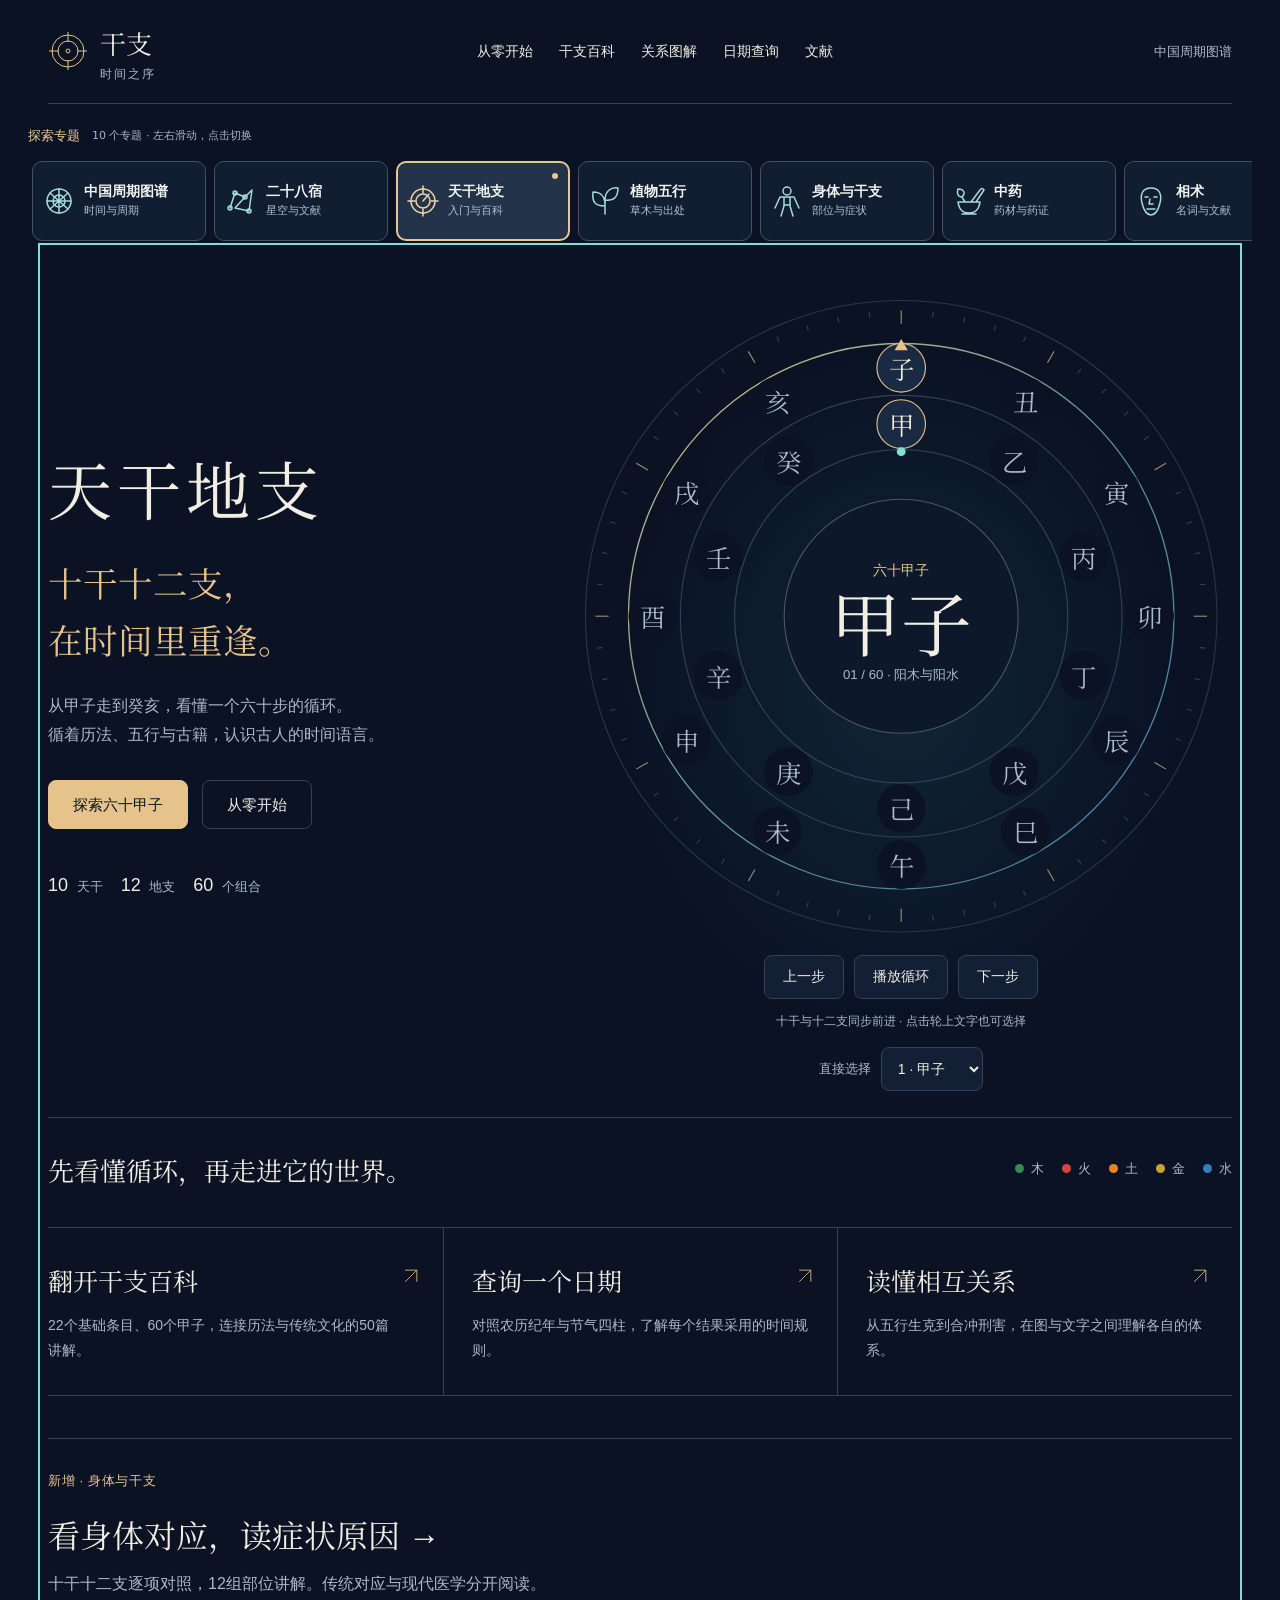
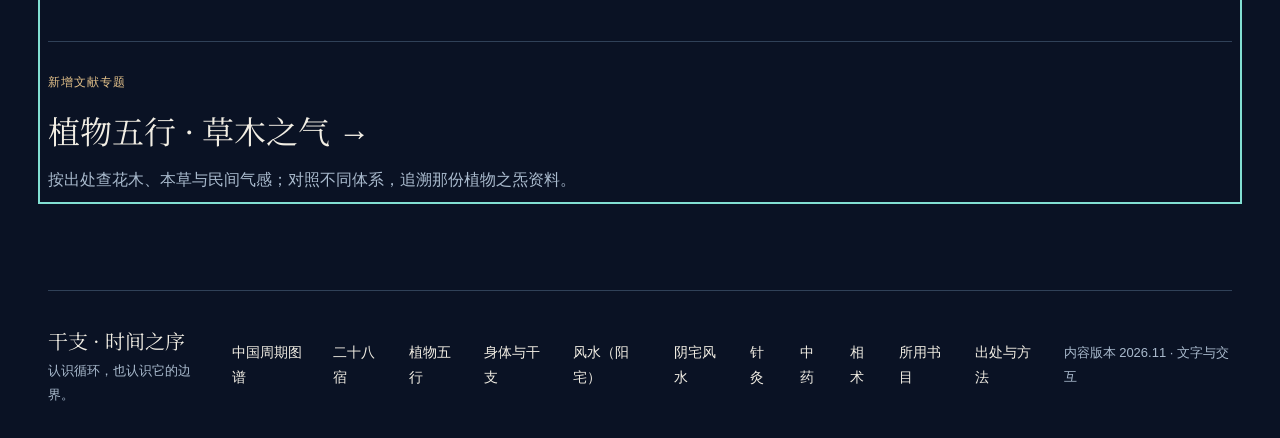
<file: ganzhi/index.html>
<!doctype html>
<html lang="zh-CN" data-type="software">
<head>
 <meta charset="utf-8"><meta name="viewport" content="width=device-width,initial-scale=1">
 <meta name="theme-color" content="#0a1224"><meta name="page-type" content="software"><meta name="site-kind" content="software">
 <title>天干地支 · 时间之序</title><meta name="description" content="从十天干、十二地支走进六十甲子。互动循环盘、干支百科、1901—2100日期查询，以及有出处的历法与传统文化讲解。">
 <link rel="icon" href="icon.svg" type="image/svg+xml"><link rel="stylesheet" href="styles.css">
<link rel="stylesheet" href="books.css"><link rel="stylesheet" href="acupuncture.css"><link rel="stylesheet" href="fengshui.css"><link rel="stylesheet" href="../shared/topics.css"></head>
<body>
 <a class="skip-link" href="#main">跳到正文</a>
 <header class="site-header wrap"><a class="brand" href="#home"><svg viewBox="0 0 40 40" aria-hidden="true"><circle cx="20" cy="20" r="16"/><circle cx="20" cy="20" r="10"/><path d="M20 1v10m0 18v10M1 20h10m18 0h10"/><circle cx="20" cy="20" r="2"/></svg><span>干支<span class="brand-sub">时间之序</span></span></a><nav aria-label="主导航"><a href="#guide/0">从零开始</a><a href="#library">干支百科</a><a href="#relations">关系图解</a><a href="#calendar">日期查询</a><a href="#sources">文献</a></nav><a class="atlas-link" href="../">中国周期图谱</a></header>
<!-- topic-switcher:start --><nav class="topic-switcher" aria-label="专题切换" data-topic-site="ganzhi"><p>探索专题<span>10 个专题 · <span class="topic-scroll-hint">左右滑动，</span>点击切换</span></p><div><a href="../" data-topic="atlas"><svg viewBox="0 0 32 32" aria-hidden="true"><circle cx="16" cy="16" r="12"/><path d="M4 16h24M16 4v24M7 8l18 16M7 24 25 8"/><circle cx="16" cy="16" r="6"/></svg><span><strong>中国周期图谱</strong><small>时间与周期</small></span></a><a href="../mansions/" data-topic="mansions"><svg viewBox="0 0 32 32" aria-hidden="true"><path d="m5 23 5-15 10 4 7-7-3 21-14-3 10-11"/><circle cx="10" cy="8" r="2"/><circle cx="20" cy="12" r="2"/><circle cx="24" cy="26" r="2"/><circle cx="5" cy="23" r="2"/></svg><span><strong>二十八宿</strong><small>星空与文献</small></span></a><a href="#home" data-topic="ganzhi"><svg viewBox="0 0 32 32" aria-hidden="true"><circle cx="16" cy="16" r="12"/><circle cx="16" cy="16" r="7"/><path d="M16 1v7m0 16v7M1 16h7m16 0h7M16 16l6-7"/></svg><span><strong>天干地支</strong><small>入门与百科</small></span></a><a href="#plants" data-topic="plants"><svg viewBox="0 0 32 32" aria-hidden="true"><path d="M16 29V13M16 21C5 21 3 16 4 7c9 0 12 5 12 14Zm0-6C16 6 22 2 29 3c0 9-4 13-13 12Z"/></svg><span><strong>植物五行</strong><small>草木与出处</small></span></a><a href="#body" data-topic="body"><svg viewBox="0 0 32 32" aria-hidden="true"><circle cx="16" cy="6" r="4"/><path d="M9 12h14l5 11M9 12 4 23m9-10v8l-3 10m9-18v8l3 10M13 20h6"/></svg><span><strong>身体与干支</strong><small>部位与症状</small></span></a><a href="#herbs" data-topic="herbs"><svg viewBox="0 0 32 32" aria-hidden="true"><path d="M5 17h22c-1 8-5 11-11 11S6 25 5 17Zm4 12h14M18 17 27 5q2-3 4 0L23 17M9 12C4 12 4 7 5 4c6 0 8 4 4 8Zm0 0 3 5"/></svg><span><strong>中药</strong><small>药材与药证</small></span></a><a href="#physiognomy" data-topic="physiognomy"><svg viewBox="0 0 32 32" aria-hidden="true"><path d="M16 3C7 3 5 10 7 18s5 12 9 12 7-4 9-12S25 3 16 3ZM10 12h3m6 0h3m-7 2-1 5h4m-6 5h8"/></svg><span><strong>相术</strong><small>名词与文献</small></span></a><a href="#acupuncture" data-topic="acupuncture"><svg viewBox="0 0 32 32" aria-hidden="true"><path d="M10 4 22 28M8 5l5-2M19 28l5-2M7 24 25 6M5 22l4 4M23 4l4 4"/><circle cx="16" cy="16" r="6"/></svg><span><strong>针灸</strong><small>经络与穴位</small></span></a><a href="#fengshui" data-topic="fengshui"><svg viewBox="0 0 32 32" aria-hidden="true"><path d="m3 15 13-11 13 11M7 13v15h18V13M13 28V18h6v10"/></svg><span><strong>风水（阳宅）</strong><small>方位与居住</small></span></a><a href="#yinfengshui" data-topic="yinfengshui"><svg viewBox="0 0 32 32" aria-hidden="true"><path d="m2 23 8-15 7 11 5-15 9 19M2 28q8-6 15 0t14 0"/></svg><span><strong>阴宅风水</strong><small>山水与文献</small></span></a></div></nav><!-- topic-switcher:end -->
 <main id="main" class="wrap" tabindex="-1"><p class="loading" role="status">正在展开时间之序…</p></main>
 <footer class="site-footer wrap"><span>干支 · 时间之序<small>认识循环，也认识它的边界。</small></span><div><a href="../">中国周期图谱</a><a href="../mansions/">二十八宿</a><a href="#plants">植物五行</a><a href="#body">身体与干支</a><a href="#fengshui">风水（阳宅）</a><a href="#yinfengshui">阴宅风水</a><a href="#acupuncture">针灸</a><a href="#herbs">中药</a><a href="#physiognomy">相术</a><a href="#books">所用书目</a><a href="#sources">出处与方法</a></div><small>内容版本 2026.11 · 文字与交互</small></footer>
 <noscript><p class="wrap">交互需要启用JavaScript。可直接查看<a href="data/content.json">全部文字资料</a>和<a href="data/sources.json">来源清单</a>。</p></noscript>
 <script src="vendor/lunar.js"></script><script type="module" src="app.mjs"></script>
<script type="module" src="../shared/topics.mjs"></script></body></html>
</file>
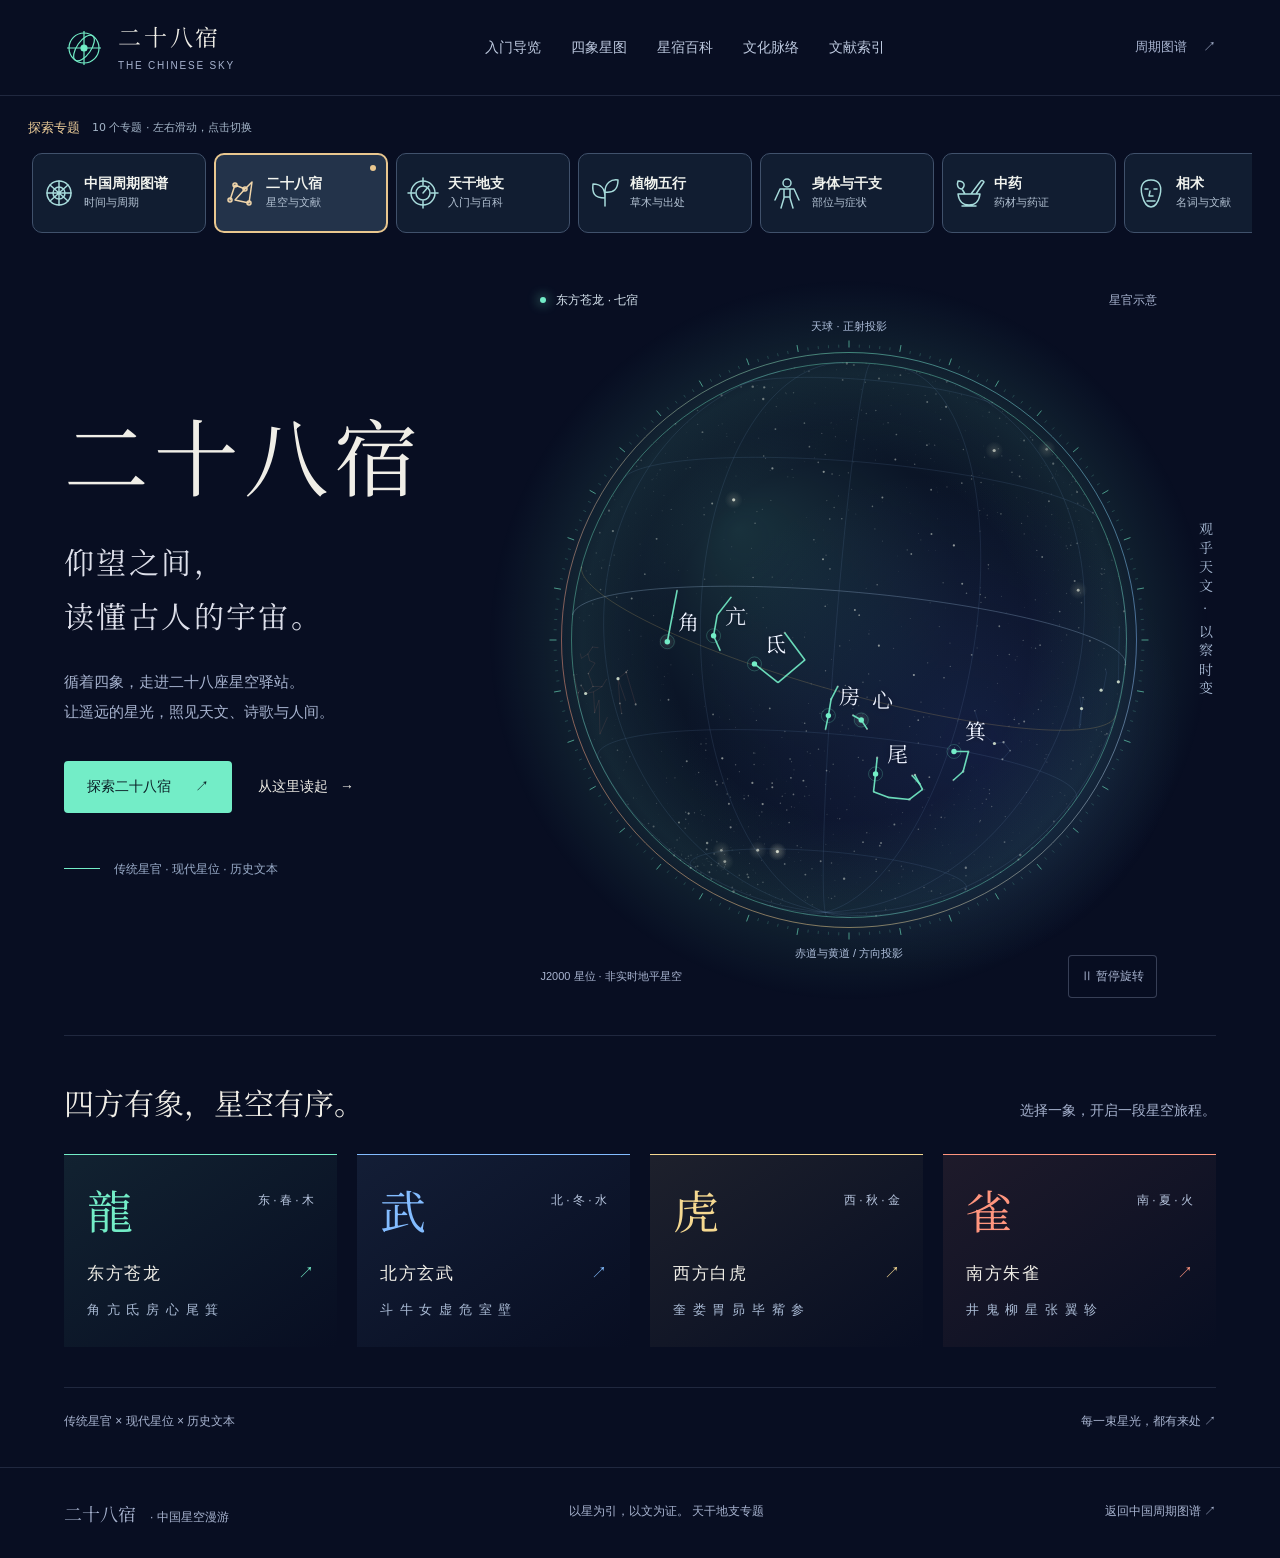
<file: mansions/index.html>
<!doctype html>
<html lang="zh-CN" data-type="software">
<head>
 <meta charset="utf-8"><meta name="viewport" content="width=device-width,initial-scale=1">
 <meta name="theme-color" content="#080e22"><meta name="description" content="从四象走进二十八宿：探索中国传统星空，阅读每一宿的天文、历史与文化。交互星图、完整百科与可追溯的资料来源。">
 <meta name="page-type" content="software"><meta name="site-kind" content="software">
 <title>二十八宿 · 中国星空漫游</title>
 <link rel="icon" href="icon.svg" type="image/svg+xml"><link rel="stylesheet" href="styles.css">
<link rel="stylesheet" href="../shared/topics.css"></head>
<body>
<a class="skip-link" href="#main">跳到正文</a>
<header class="site-header">
 <a class="brand" href="#home" aria-label="二十八宿首页"><svg class="brand-icon" viewBox="0 0 40 40" fill="none" stroke="currentColor" stroke-width="1.2" aria-hidden="true"><circle cx="20" cy="20" r="15"/><ellipse cx="20" cy="20" rx="7" ry="15" transform="rotate(35 20 20)"/><path d="M3 20h34M20 3v34"/><circle cx="20" cy="20" r="3" fill="currentColor"/></svg><span>二十八宿<small>THE CHINESE SKY</small></span></a>
 <nav aria-label="主导航"><a href="#guide/0">入门导览</a><a href="#atlas">四象星图</a><a href="#library">星宿百科</a><a href="#traditions">文化脉络</a><a href="#sources">文献索引</a></nav>
 <a class="back-atlas" href="../">周期图谱 <span>↗</span></a>
</header>
<!-- topic-switcher:start --><nav class="topic-switcher" aria-label="专题切换" data-topic-site="mansions"><p>探索专题<span>10 个专题 · <span class="topic-scroll-hint">左右滑动，</span>点击切换</span></p><div><a href="../" data-topic="atlas"><svg viewBox="0 0 32 32" aria-hidden="true"><circle cx="16" cy="16" r="12"/><path d="M4 16h24M16 4v24M7 8l18 16M7 24 25 8"/><circle cx="16" cy="16" r="6"/></svg><span><strong>中国周期图谱</strong><small>时间与周期</small></span></a><a href="#home" data-topic="mansions"><svg viewBox="0 0 32 32" aria-hidden="true"><path d="m5 23 5-15 10 4 7-7-3 21-14-3 10-11"/><circle cx="10" cy="8" r="2"/><circle cx="20" cy="12" r="2"/><circle cx="24" cy="26" r="2"/><circle cx="5" cy="23" r="2"/></svg><span><strong>二十八宿</strong><small>星空与文献</small></span></a><a href="../ganzhi/" data-topic="ganzhi"><svg viewBox="0 0 32 32" aria-hidden="true"><circle cx="16" cy="16" r="12"/><circle cx="16" cy="16" r="7"/><path d="M16 1v7m0 16v7M1 16h7m16 0h7M16 16l6-7"/></svg><span><strong>天干地支</strong><small>入门与百科</small></span></a><a href="../ganzhi/#plants" data-topic="plants"><svg viewBox="0 0 32 32" aria-hidden="true"><path d="M16 29V13M16 21C5 21 3 16 4 7c9 0 12 5 12 14Zm0-6C16 6 22 2 29 3c0 9-4 13-13 12Z"/></svg><span><strong>植物五行</strong><small>草木与出处</small></span></a><a href="../ganzhi/#body" data-topic="body"><svg viewBox="0 0 32 32" aria-hidden="true"><circle cx="16" cy="6" r="4"/><path d="M9 12h14l5 11M9 12 4 23m9-10v8l-3 10m9-18v8l3 10M13 20h6"/></svg><span><strong>身体与干支</strong><small>部位与症状</small></span></a><a href="../ganzhi/#herbs" data-topic="herbs"><svg viewBox="0 0 32 32" aria-hidden="true"><path d="M5 17h22c-1 8-5 11-11 11S6 25 5 17Zm4 12h14M18 17 27 5q2-3 4 0L23 17M9 12C4 12 4 7 5 4c6 0 8 4 4 8Zm0 0 3 5"/></svg><span><strong>中药</strong><small>药材与药证</small></span></a><a href="../ganzhi/#physiognomy" data-topic="physiognomy"><svg viewBox="0 0 32 32" aria-hidden="true"><path d="M16 3C7 3 5 10 7 18s5 12 9 12 7-4 9-12S25 3 16 3ZM10 12h3m6 0h3m-7 2-1 5h4m-6 5h8"/></svg><span><strong>相术</strong><small>名词与文献</small></span></a><a href="../ganzhi/#acupuncture" data-topic="acupuncture"><svg viewBox="0 0 32 32" aria-hidden="true"><path d="M10 4 22 28M8 5l5-2M19 28l5-2M7 24 25 6M5 22l4 4M23 4l4 4"/><circle cx="16" cy="16" r="6"/></svg><span><strong>针灸</strong><small>经络与穴位</small></span></a><a href="../ganzhi/#fengshui" data-topic="fengshui"><svg viewBox="0 0 32 32" aria-hidden="true"><path d="m3 15 13-11 13 11M7 13v15h18V13M13 28V18h6v10"/></svg><span><strong>风水（阳宅）</strong><small>方位与居住</small></span></a><a href="../ganzhi/#yinfengshui" data-topic="yinfengshui"><svg viewBox="0 0 32 32" aria-hidden="true"><path d="m2 23 8-15 7 11 5-15 9 19M2 28q8-6 15 0t14 0"/></svg><span><strong>阴宅风水</strong><small>山水与文献</small></span></a></div></nav><!-- topic-switcher:end -->
<main id="main" tabindex="-1">
 <div id="loading" role="status"><span class="loading-orbit"></span>正在展开星图…</div>
 <div id="load-error" hidden><h1>星图暂时没有加载完成</h1><p>请检查网络后重试。已打开的资料不需要登录。</p><button id="retry">重新加载</button></div>
 <div id="app" hidden>
 <section id="view-home" class="view">
  <div class="hero">
   <div class="hero-copy"><h1>二十八宿</h1><p class="hero-subtitle">仰望之间，<br>读懂古人的宇宙。</p><p class="hero-desc">循着四象，走进二十八座星空驿站。<br>让遥远的星光，照见天文、诗歌与人间。</p><div class="hero-actions"><a class="button primary" href="#atlas" aria-label="探索二十八宿">探索二十八宿 <span>↗</span></a><a class="text-link" href="#guide/0">从这里读起 <span>→</span></a></div><p class="hero-note">传统星官 · 现代星位 · 历史文本</p></div>
   <div id="home-sky-mount" class="sky-mount"></div>
   <div class="hero-vertical" aria-hidden="true">观乎天文 · 以察时变</div>
  </div>
  <div class="symbols-strip"><div class="strip-heading"><h2>四方有象，星空有序。</h2><p>选择一象，开启一段星空旅程。</p></div><div id="home-groups" class="symbol-cards"></div></div>
  <div class="home-bottom"><span>传统星官 × 现代星位 × 历史文本</span><a href="#sources">每一束星光，都有来处 ↗</a></div>
 </section>
 <section id="view-atlas" class="view" hidden>
  <div class="section-intro"><div><h1>四象星图</h1></div><p>选一象，再点一宿。<br>在同一片天空中，辨认古人的命名。</p></div>
  <div class="atlas-layout"><aside class="atlas-side"><div id="atlas-groups" class="group-tabs"></div><p id="atlas-en" class="eyebrow"></p><h2 id="atlas-name"></h2><p id="atlas-intro" class="body-copy"></p><div id="atlas-mansions" class="seven-mansions"></div><p class="small muted">点击星宿名或图中亮星，打开讲解。<br>四象的传统方向不代表此刻的地平朝向。</p></aside><div id="atlas-sky-mount" class="sky-mount"></div></div>
  <div class="ring-section"><div><h2>二十八宿，周而复始。</h2><p>从角宿出发，沿传统次序绕行一周。</p></div><div id="mansion-rail" class="mansion-rail"></div><p class="small muted">等宽排列仅用于导航；真实宿距不等宽。点击任一宿查看详情。</p></div>
 </section>
 <section id="view-library" class="view reading-view" hidden>
  <div class="section-intro"><div><h1>星宿百科</h1></div><p>每一宿，一段认识星空的起点。<br>先读概览，再走进天文与文化。</p></div>
  <div class="library-controls"><label class="search-box"><svg viewBox="0 0 24 24" fill="none" stroke="currentColor" stroke-width="1.5" aria-hidden="true"><circle cx="10" cy="10" r="6.5"/><path d="m15 15 5 5"/></svg><span class="sr-only">搜索星宿、拼音或恒星名</span><input id="search" type="search" placeholder="搜索星宿、拼音或恒星名" autocomplete="off"><button id="clear-search" aria-label="清除搜索">×</button></label><div id="library-groups" class="filter-tabs"></div></div>
  <p id="result-count" class="small muted" role="status"></p><div id="library-results" class="library-grid"></div><div id="empty-search" hidden><h2>没有找到这片星光</h2><p>试试宿名、拼音，或清除筛选查看全部二十八宿。</p></div>
 </section>
 <section id="view-guide" class="view" hidden>
  <div class="guide-top"><p class="eyebrow">入门导览 · 六章认识中国星空</p><div id="chapter-dots" class="chapter-dots"></div></div>
  <div class="guide-layout"><article class="guide-copy"><p id="guide-kicker" class="eyebrow"></p><h1 id="guide-title"></h1><p id="guide-lead" class="guide-lead"></p><p id="guide-body" class="body-copy"></p><p id="guide-fact" class="fact-line"></p><div id="guide-refs" class="inline-refs"></div><a id="guide-action" class="text-link"></a></article><div id="guide-sky-mount" class="sky-mount"></div></div>
  <div class="guide-bottom"><button id="prev-chapter" class="text-link" aria-label="上一章">← 上一章</button><span id="chapter-number" class="eyebrow"></span><button id="next-chapter" class="text-link" aria-label="下一章">下一章 →</button></div>
 </section>
 <section id="view-traditions" class="view reading-view" hidden>
  <div class="section-intro"><div><h1>同一片星空，<br>不同的知识脉络。</h1></div><p>从测量天空，到安放神话。<br>先分清体系，再理解它们的相遇。</p></div>
  <div class="tradition-preface"><span class="seal">知其所自</span><p>天文描述天体的位置和运动；历史记录观念如何形成；神话与术数保留人们赋予星空的意义。这里并列介绍，分别注明依据。</p></div><div id="tradition-list" class="tradition-grid"></div>
  <div class="element-key"><h2>五行有色，七曜有别。</h2><div id="element-colors"></div><p>木、火、土、金、水沿用原图谱的五行颜色。日与月另用暖白和银白表示；四象的方位配属与各宿的七曜配属分开阅读。</p></div>
 </section>
 <section id="view-sources" class="view reading-view" hidden>
  <div class="section-intro"><div><h1>星光之外，<br>也要看见出处。</h1></div><p>知道一条知识从哪里来，<br>也是认识它的一部分。</p></div>
  <div class="source-note"><h2>这张星图怎样读</h2><p>星点是现代 J2000 参考方向，星官连线采用 Stellarium 整理的中国传统星官。它是一张知识导览图，未按日期和地点计算观测天空。选中的代表星用于聚焦，不是对所有历史距星的认定。</p><p>本站覆盖二十八宿基础、四象、历史、诗文与传统体系概览；资料库可继续扩充，不宣称穷尽所有文献。原典转录需结合版本和注疏阅读。</p></div><div id="source-list" class="source-list"></div><div class="attribution"><h2>数据与制作</h2><p>星官资料：Stellarium 中国星空文化，Karrie Berglund、Sun Shuwei 等贡献者，CC BY-SA 4.0。恒星数据：D3-Celestial / Hipparcos。数据经过筛选与格式转换；详细许可证见 <a href="LICENSES.txt">数据署名与许可</a>。</p><p>视觉语言参考用户提供的霖曦 AIGC《二十八星宿》视频；界面与交互重新实现，未使用视频帧作为网站素材。星空中附加的雾光仅为装饰。</p><p class="small muted">内容版本 2026.11 · 本站不包含配音、实时观星模拟、个人命运预测。</p></div>
 </section>
 </div>
</main>
<div id="sky-stage" class="sky-stage" hidden><div class="orbit-label"><span class="tiny-cross" aria-hidden="true"></span><span id="sky-label">东方苍龙 · 七宿</span><span>星官示意</span></div><canvas id="sky" aria-label="传统星官天球图，使用下方星宿按钮查看详情"></canvas><div class="sky-bottom"><span>J2000 星位 · 非实时地平星空</span><button id="motion-toggle" aria-pressed="false">Ⅱ 暂停旋转</button></div></div>
<dialog id="detail" aria-labelledby="detail-title"><div class="detail-top"><span id="detail-breadcrumb" class="eyebrow"></span><button id="close-detail" aria-label="关闭星宿详情">×</button></div><div class="detail-content"><p id="detail-reading" class="eyebrow"></p><h2 id="detail-title"></h2><div id="detail-tags" class="detail-tags"></div><p id="detail-summary" class="detail-summary"></p><div id="detail-map" class="detail-map"></div><p id="star-info" class="star-info" role="status">点击星点，查看名称与恒星编号。</p><section class="detail-section"><h3>在天空中的位置</h3><p id="detail-astronomy"></p></section><section class="detail-section"><h3>在人间的故事</h3><p id="detail-culture"></p><div id="detail-quote" class="quote-box"></div></section><details class="detail-section"><summary>深读：这张星图的范围与口径</summary><p>此图展示该宿同名主要星官，不能代表该宿辖下的全部星官或完整边界。恒星按现代方向投影；传统连线依据晚期星表整理，未复原古代观测年代。星图比例随星官范围调整，不宜直接比较各宿宽度。</p></details><section class="detail-section"><h3>出处与延伸阅读</h3><div id="detail-sources"></div></section><div class="detail-pagination"><button id="prev-mansion"></button><a id="share-mansion" href="#">此宿链接 ↗</a><button id="next-mansion"></button></div></div></dialog>
<footer class="site-footer"><a href="#home">二十八宿 <span>· 中国星空漫游</span></a><p>以星为引，以文为证。 <a href="../ganzhi/">天干地支专题</a></p><a href="../">返回中国周期图谱 ↗</a></footer>
<noscript><p class="noscript">交互星图需要开启 JavaScript。你也可以阅读<a href="data/content.json">全部文字资料</a>。</p></noscript>
<script type="module" src="app.mjs"></script>
<script type="module" src="../shared/topics.mjs"></script></body></html>
</file>
<file: shared/topics.css>
/* Shared navigation uses its own tokens to remain legible in each site's theme. */
.topic-switcher{box-sizing:border-box;width:min(1320px,calc(100% - 96px));margin:22px auto 0;padding:0;color:#eef1ed;font-family:system-ui,"Microsoft YaHei",sans-serif}.topic-switcher *{box-sizing:border-box}.topic-switcher>p{display:flex;gap:12px;align-items:center;margin:0 0 10px;font-size:13px;color:#eacb98;line-height:1.5}.topic-switcher>p>span{color:#a5b6c9;font-size:11px}.topic-switcher>div{display:grid;grid-template-columns:repeat(5,minmax(0,1fr));gap:10px}.topic-switcher a{display:flex;align-items:center;gap:9px;min-height:80px;padding:14px 10px;border:1px solid #40516b;border-radius:10px;background:#111d31;color:#f1f3ee;text-decoration:none;position:relative;transition:border-color .18s,background .18s}.topic-switcher a:hover{border-color:#89d7d1;background:#1b2c42;color:#fff}.topic-switcher a[aria-current=page]{border:2px solid #e9c78f;background:#23334a;padding:13px 9px}.topic-switcher a[aria-current=page]:after{content:'';position:absolute;right:10px;top:10px;width:6px;height:6px;border-radius:50%;background:#e9c78f}.topic-switcher svg{display:block;flex:0 0 32px;width:32px;height:32px;fill:none;stroke:#a7dbdb;stroke-width:1.5;stroke-linecap:round;stroke-linejoin:round}.topic-switcher a[aria-current=page] svg{stroke:#f0d5aa}.topic-switcher strong{display:block;font-size:14px;font-weight:600;line-height:1.6;white-space:nowrap}.topic-switcher small{display:block;font-size:11px;line-height:1.7;color:#b4c3d4;white-space:nowrap}.topic-switcher a:focus-visible{outline:3px solid #89e9df;outline-offset:4px}

.topic-scroll-hint{display:none}
@media(max-width:1380px){.topic-switcher{width:calc(100% - 56px)}.topic-switcher>div{display:flex;overflow-x:auto;gap:8px;padding:5px 4px 12px;scroll-snap-type:x proximity;scrollbar-width:thin;scrollbar-color:#647c94 #111d31}.topic-switcher a{flex:0 0 174px;scroll-snap-align:center}.topic-scroll-hint{display:inline}}
@media(max-width:760px){.topic-switcher{width:calc(100% - 28px);margin-top:18px}.topic-switcher>p{padding-left:4px}.topic-switcher a{flex-basis:156px;min-height:68px;padding:10px 12px;gap:10px}.topic-switcher a[aria-current=page]{padding:9px 11px}.topic-switcher svg{width:26px;height:26px;flex-basis:26px}.topic-switcher strong{font-size:13px}.topic-switcher small{font-size:11px}}
@media(prefers-reduced-motion:reduce){.topic-switcher a{transition:none}}
@media print{.topic-switcher{display:none}}
</file>
<file: ganzhi/styles.css>
@font-face{font-family:GanZhiSerif;src:url('fonts/noto-serif-sc.woff2') format('woff2');font-display:swap;font-weight:400}
:root{color-scheme:dark;--bg:#0a1224;--panel:#121f34;--raised:#192a42;--ink:#f2eee4;--muted:#a9bacd;--gold:#e6c38b;--cyan:#82dfd2;--line:#304158;--serif:GanZhiSerif,'Noto Serif SC','Songti SC',SimSun,serif;--sans:'Microsoft YaHei','PingFang SC',sans-serif;--radius:14px}
*{box-sizing:border-box}html{scroll-behavior:smooth;scrollbar-color:#627a91 var(--bg);scroll-padding-top:24px}body{margin:0;background:var(--bg);color:var(--ink);font:16px/1.8 var(--sans);-webkit-font-smoothing:antialiased}::selection{background:#e6c38b;color:#0a1224}a{color:inherit;text-decoration:none;text-underline-offset:5px}a:hover{color:var(--cyan)}button,input,select{font:inherit}button,a,input,select{touch-action:manipulation}button{cursor:pointer}button,input,select{color:var(--ink);background:var(--panel);border:1px solid var(--line);border-radius:8px}button{min-height:44px;padding:8px 18px;transition:background .2s,border-color .2s}button:hover{background:var(--raised);border-color:var(--muted)}button:disabled{opacity:.55;cursor:default}input,select{min-height:48px;padding:10px 14px;min-width:0;max-width:100%;caret-color:var(--cyan)}:focus-visible{outline:2px solid var(--cyan);outline-offset:5px}main:focus-visible{outline:2px solid var(--cyan);outline-offset:8px}h1,h2,h3,p{margin:0}h1,h2,h3{text-wrap:balance;font-weight:400}h1,h2{font-family:var(--serif)}h1{font-size:clamp(36px,4.4vw,64px);line-height:1.35}h2{font-size:clamp(25px,2.5vw,36px);line-height:1.5}h3{font-size:20px}p+p{margin-top:16px}small,.small{font-size:13px;line-height:1.8;color:var(--muted)}.wrap{width:min(1320px,calc(100% - 96px));margin-inline:auto}.skip-link{position:fixed;top:-80px;left:12px;background:var(--ink);color:var(--bg);padding:10px;z-index:99}.skip-link:focus{top:10px}.site-header{display:flex;align-items:center;gap:32px;min-height:104px;border-bottom:1px solid var(--line)}.brand{display:flex;align-items:center;gap:12px;font-family:var(--serif);font-size:26px;white-space:nowrap}.brand svg{width:40px;height:40px;fill:none;stroke:var(--gold);stroke-width:1}.brand-sub{font:12px var(--sans);color:var(--muted);display:block;letter-spacing:.16em}.site-header nav{display:flex;gap:26px;margin-inline:auto}.site-header nav a{font-size:14px;min-height:44px;display:flex;align-items:center;position:relative}.site-header nav a[aria-current=page]{color:var(--gold)}.site-header nav a[aria-current=page]:after{content:'';position:absolute;bottom:0;left:0;right:0;height:1px;background:var(--gold)}.atlas-link{font-size:13px;color:var(--muted)}.site-footer{border-top:1px solid var(--line);padding-block:32px;display:flex;align-items:center;justify-content:space-between;gap:24px;margin-top:96px}.site-footer>span{font-family:var(--serif);font-size:20px}.site-footer small{display:block;font-family:var(--sans)}.site-footer div{display:flex;gap:24px;font-size:14px}.loading{padding:120px 0}.button{display:inline-flex;align-items:center;justify-content:center;min-height:48px;padding:10px 24px;border:1px solid var(--line);border-radius:8px;font-size:15px}.button.primary{background:var(--gold);color:var(--bg);border-color:var(--gold)}.button.primary:hover{background:#f5d9aa;color:var(--bg)}.actions{display:flex;gap:14px;flex-wrap:wrap;margin-top:30px}.text-link{color:var(--cyan);border-bottom:1px solid #427d7c;padding-block:8px;display:inline-block}.hero{display:grid;grid-template-columns:.85fr 1.15fr;gap:32px;align-items:center;min-height:660px;padding:32px 0 26px}.hero-copy{padding-bottom:30px}.hero-copy h1{font-size:clamp(54px,5vw,76px);letter-spacing:.08em}.hero-subtitle{font:clamp(24px,2.7vw,39px)/1.65 var(--serif);color:var(--gold);margin-top:24px}.hero-desc{color:var(--muted);max-width:30em;margin-top:24px;font-size:16px}.hero-copy .fact{margin-top:40px;font-size:13px;color:var(--muted)}.hero-copy .fact span{color:var(--ink);font-size:18px;margin-inline:5px}.wheel-shell{position:relative;min-width:0;text-align:center;isolation:isolate}.wheel-shell:before{content:'';position:absolute;inset:7%;border-radius:50%;background:radial-gradient(ellipse,#277b8330,transparent 70%);z-index:-1}.wheel-svg{display:block;width:100%;height:auto;overflow:visible}.wheel-svg text{font-family:var(--serif);text-anchor:middle;dominant-baseline:central;fill:var(--muted);font-size:23px}.wheel-svg .center-name{font-size:64px;fill:var(--ink)}.wheel-svg .center-sub{font:13px var(--sans);fill:var(--gold)}.wheel-svg .center-step{font:12px var(--sans);fill:var(--muted)}.wheel-label.active text{fill:var(--ink)}.wheel-label circle{fill:var(--bg);stroke:transparent}.wheel-label.active circle{fill:var(--raised);stroke:var(--gold)}.wheel-label{cursor:pointer}.wheel-label:focus-visible{outline:2px solid var(--cyan);outline-offset:3px}.wheel-label:focus-visible circle{stroke:var(--cyan);stroke-width:3}.wheel-arm{transition:transform .7s cubic-bezier(.16,1,.3,1);transform-origin:300px 300px}.wheel-controls{display:flex;align-items:center;justify-content:center;gap:10px;margin-top:8px}.wheel-controls button{font-size:14px;min-width:78px}.wheel-caption{font-size:12px;color:var(--muted);margin-top:12px}.element-key{display:flex;gap:18px;flex-wrap:wrap}.element-key span{display:inline-flex;gap:7px;align-items:center;font-size:13px;color:var(--muted)}.dot{display:inline-block;width:9px;height:9px;border-radius:50%;background:var(--element)}.home-intro{border-top:1px solid var(--line);padding-top:32px;display:flex;justify-content:space-between;align-items:center;gap:24px}.home-intro h2{font-size:26px}.home-paths{display:grid;grid-template-columns:repeat(3,1fr);margin-top:38px;border-top:1px solid var(--line);border-bottom:1px solid var(--line)}.path-link{padding:30px 24px 32px 0;position:relative}.path-link+.path-link{border-left:1px solid var(--line);padding-left:28px}.path-link h3{font-family:var(--serif);font-size:25px}.path-link p{color:var(--muted);font-size:14px;margin-top:10px;max-width:25em}.path-link svg{width:20px;height:20px;position:absolute;right:22px;top:38px;fill:none;stroke:var(--gold)}.page-top{padding:54px 0 34px;display:flex;align-items:end;justify-content:space-between;gap:36px}.page-top p{max-width:32em;color:var(--muted);font-size:15px}.page-top h1{max-width:17em}.search-row{display:flex;gap:12px;margin-bottom:20px}.search-row input{flex:1;min-width:0}.search-row select{max-width:220px}.filters{display:flex;gap:8px;flex-wrap:wrap;margin-bottom:14px}.filters button[aria-pressed=true]{background:var(--gold);color:var(--bg);border-color:var(--gold)}.result-status{color:var(--muted);font-size:13px;margin-bottom:18px}.results{display:grid;grid-template-columns:repeat(3,minmax(0,1fr));gap:0 28px}.result{display:block;padding:22px 0;border-top:1px solid var(--line);min-width:0}.result h2{font-size:23px}.result p{color:var(--muted);font-size:14px;margin-top:8px}.result .result-meta{display:flex;gap:12px;color:var(--gold);font-size:12px;margin-top:10px}.empty{padding:64px 0}.read-layout{display:grid;grid-template-columns:210px minmax(0,760px);gap:70px;justify-content:center;padding-top:48px}.read-aside{align-self:start;position:sticky;top:28px}.read-aside>p{font-size:14px;color:var(--muted);margin-bottom:18px}.read-aside a{display:block;padding:8px 0;font-size:14px}.read-aside .toc{margin-top:24px;border-top:1px solid var(--line);padding-top:12px}.article-header{padding-bottom:28px;border-bottom:1px solid var(--line)}.article-header .pronunciation{color:var(--gold);font-size:15px;margin-top:16px}.article-lead{font-size:20px;color:var(--muted);margin-top:20px;line-height:1.9}.article section{padding-top:38px}.article section h2{font-size:27px;margin-bottom:16px}.article section p{font-size:17px;line-height:2;max-width:72ch}.refs{display:flex;gap:12px;flex-wrap:wrap;margin-top:20px}.refs a{font-size:12px;color:var(--cyan);border-bottom:1px solid #345e65;overflow-wrap:anywhere}.evidence-label{font-size:12px;color:var(--gold);margin-top:14px}.related{margin-top:42px;padding-top:24px;border-top:1px solid var(--line)}.related>div{display:flex;gap:12px;flex-wrap:wrap;margin-top:18px}.related a{padding:8px 14px;background:var(--panel);border-radius:8px;font-size:14px}.cycle-layout{display:grid;grid-template-columns:1.1fr 1fr;gap:60px;align-items:center}.cycle-info h1{font-size:64px}.cycle-info .cycle-order{font-size:14px;color:var(--gold);margin-top:12px}.attribute-grid{display:grid;grid-template-columns:1fr 1fr;gap:0 22px;margin:28px 0}.attribute{padding:14px 0;border-top:1px solid var(--line)}.attribute dt{font-size:13px;color:var(--muted)}.attribute dd{margin:4px 0 0;font-size:22px;display:flex;gap:10px;align-items:center}.cycle-info>p{color:var(--muted);font-size:15px}.cycle-rail{display:grid;grid-template-columns:repeat(10,1fr);gap:8px;margin-top:38px}.cycle-rail a{display:flex;align-items:center;justify-content:center;min-height:44px;border:1px solid var(--line);border-radius:6px;font-family:var(--serif);font-size:18px}.cycle-rail a[aria-current=true]{color:var(--bg);background:var(--gold);border-color:var(--gold)}.guide-layout{display:grid;grid-template-columns:1fr 1.05fr;gap:70px;align-items:center;padding-top:36px;min-height:610px}.guide-progress{display:flex;gap:10px;padding-top:32px}.guide-progress a{min-height:44px;min-width:44px;display:grid;place-items:center;border-bottom:1px solid var(--line);color:var(--muted)}.guide-progress a[aria-current=step]{color:var(--gold);border-color:var(--gold)}.guide-copy p{font-size:19px;color:var(--muted);margin-top:26px;line-height:2}.guide-copy h1{font-size:44px}.guide-nav{display:flex;justify-content:space-between;margin-top:30px;border-top:1px solid var(--line);padding-top:24px}.source-list{max-width:1000px}.source-item{padding:28px 0;border-top:1px solid var(--line);scroll-margin-top:30px}.source-item h2{font-size:25px}.source-item p{font-size:15px;color:var(--muted);margin-top:10px}.source-item .status{display:inline-block;font-size:12px;color:var(--cyan);margin-top:10px}.source-item a{color:var(--cyan);overflow-wrap:anywhere}.method-note{background:var(--panel);border-radius:var(--radius);padding:26px 30px;margin:0 0 32px}.method-note p{color:var(--muted);font-size:15px;margin-top:10px}.calendar-layout{display:grid;grid-template-columns:330px 1fr;gap:52px;align-items:start}.calendar-form{background:var(--panel);padding:28px;border-radius:var(--radius)}.calendar-form label{display:block;margin-top:22px;font-size:14px}.calendar-form label:first-of-type{margin-top:0}.calendar-form input,.calendar-form select{width:100%;margin-top:8px;background:var(--bg)}.calendar-form button{width:100%;margin-top:26px;background:var(--gold);color:var(--bg);border-color:var(--gold)}.calendar-form .small{margin-top:20px}.calendar-result h2{font-size:27px}.civil-result{padding:0 0 26px;border-bottom:1px solid var(--line)}.civil-result .civil-date{font-size:22px;margin-top:14px}.civil-result p{color:var(--muted);font-size:14px;margin-top:10px}.pillars{display:grid;grid-template-columns:repeat(4,1fr);gap:14px;margin-top:24px}.pillar{text-align:center;padding:18px 6px;background:var(--panel);border-radius:12px}.pillar small{display:block}.pillar a{font-family:var(--serif);font-size:38px;color:var(--gold);display:block;min-height:50px}.solar-result{padding-top:30px}.calendar-result details{border-top:1px solid var(--line);margin-top:28px;padding-top:18px}.calendar-result summary{cursor:pointer;min-height:44px;color:var(--cyan)}.calendar-result details p{font-size:14px;color:var(--muted)}.notice{padding:18px 22px;background:var(--raised);border-radius:10px;font-size:14px;margin-top:20px}.error{color:#ffbcae}.relations-layout{display:grid;grid-template-columns:1fr 1fr;gap:64px;align-items:start}.relation-svg{width:100%;height:auto}.relation-svg text{fill:var(--ink);font:21px var(--serif);text-anchor:middle;dominant-baseline:central}.relation-svg circle{fill:var(--panel);stroke:var(--line)}.relation-svg .relation-line{stroke:var(--cyan);stroke-width:2;opacity:.65}.relation-options{display:flex;flex-wrap:wrap;gap:8px}.relation-options button[aria-pressed=true]{background:var(--gold);color:var(--bg)}.relation-table{display:grid;grid-template-columns:repeat(2,1fr);gap:0 20px;margin-top:24px}.relation-table p{padding:12px 0;border-top:1px solid var(--line);font-size:23px;font-family:var(--serif);margin:0}.relation-text{font-size:15px;color:var(--muted);margin-top:24px}.scroll-top{margin-top:40px;font-size:14px}.sr-only{position:absolute;width:1px;height:1px;padding:0;margin:-1px;overflow:hidden;clip:rect(0,0,0,0);white-space:nowrap;border:0}
@media(min-width:1500px){.hero{min-height:720px}}@media(max-width:1100px){.wrap{width:calc(100% - 56px)}.site-header{gap:20px;flex-wrap:wrap;padding-block:20px}.site-header nav{gap:20px}.atlas-link{display:none}.hero{gap:10px;min-height:600px}.hero-copy h1{font-size:54px}.cycle-layout{gap:30px}.read-layout{gap:36px;grid-template-columns:170px minmax(0,1fr)}.calendar-layout{gap:28px;grid-template-columns:290px 1fr}.pillars{gap:8px}.pillar a{font-size:30px}.guide-layout{gap:20px}}
@media(max-width:760px){.wrap{width:calc(100% - 36px)}.site-header{padding:20px 0 10px;gap:15px}.brand{font-size:23px}.brand-sub{display:inline;margin-left:12px}.site-header nav{width:100%;gap:0;justify-content:space-between;margin:0}.site-header nav a{font-size:13px}.hero{display:flex;flex-direction:column;gap:6px;padding:38px 0 28px;min-height:0;align-items:stretch}.hero-copy{padding:0}.hero-copy h1{font-size:54px}.hero-subtitle{font-size:27px;margin-top:14px}.hero-subtitle br{display:none}.hero-desc{font-size:14px;margin-top:16px;max-width:32em}.hero-copy .fact{margin-top:20px}.actions{margin-top:24px;gap:10px}.button{font-size:14px;padding:10px 18px}.hero .wheel-shell{margin-top:12px}.wheel-controls{gap:8px}.wheel-controls button{font-size:13px;min-width:74px;padding-inline:10px}.home-intro{display:block;padding-top:26px}.home-intro .element-key{margin-top:18px}.home-paths{display:block;margin-top:28px}.path-link{display:block;padding:24px 30px 24px 0}.path-link+.path-link{border-left:0;border-top:1px solid var(--line);padding-left:0}.path-link h3{font-size:23px}.site-footer{display:block;margin-top:64px;padding-block:26px}.site-footer div{gap:18px;flex-wrap:wrap;margin:20px 0}.page-top{padding:36px 0 26px;display:block}.page-top p{margin-top:16px}.page-top h1{font-size:36px}.search-row{flex-wrap:wrap;gap:8px}.search-row input{flex-basis:70%}.search-row select{max-width:100%;width:100%}.results{grid-template-columns:1fr;gap:0}.result{padding:20px 0}.result h2{font-size:23px}.read-layout{display:flex;flex-direction:column;gap:24px;padding-top:26px}.read-aside{position:static;width:100%}.read-aside>p{display:none}.read-aside .toc{display:none}.read-aside a{display:inline-block;margin-right:20px}.article-lead{font-size:18px}.article section p{font-size:16px;line-height:2}.article section h2{font-size:25px}.article section{padding-top:30px}.cycle-layout{display:flex;flex-direction:column-reverse;gap:16px}.cycle-info{width:100%}.cycle-info h1{font-size:52px}.attribute-grid{margin:20px 0}.cycle-rail{grid-template-columns:repeat(5,1fr);gap:7px;margin-top:26px}.guide-layout{display:flex;flex-direction:column;gap:8px;min-height:0;padding-top:24px;align-items:stretch}.guide-copy h1{font-size:35px}.guide-copy p{font-size:17px;margin-top:18px}.guide-progress{padding-top:24px}.guide-nav{margin-top:26px}.calendar-layout{display:block}.calendar-form{padding:22px}.calendar-result{margin-top:32px}.pillars{gap:7px}.pillar a{font-size:31px}.pillar{padding:16px 4px}.method-note{padding:22px}.relations-layout{display:flex;flex-direction:column-reverse;gap:20px}.relation-table p{font-size:22px}.source-item h2{font-size:23px}.source-item{padding-block:24px}.home-intro h2{font-size:24px}.wheel-caption{font-size:12px}.relation-options button{font-size:13px;padding-inline:12px}}
@media(prefers-reduced-motion:reduce){html{scroll-behavior:auto}*,*:before,*:after{animation:none!important;transition:none!important}}
@media print{body{background:white;color:black}.site-header,.site-footer,.read-aside,.wheel-controls,.actions{display:none}.wrap{width:100%}.read-layout{display:block}.article p,.article-lead,small{color:#222}.article section{break-inside:avoid}a{color:#222;text-decoration:underline}h1,h2{color:black}}

.wheel-select{display:flex;justify-content:center;align-items:center;gap:10px;margin-top:14px;font-size:13px;color:var(--muted)}.wheel-select select{min-height:44px;padding:6px 12px;font-size:14px}.hero-copy .fact span:first-child{margin-left:0}@media(max-width:760px){.wheel-svg .center-sub{font-size:19px}.wheel-svg .center-step{font-size:19px}.wheel-svg text{font-size:25px}}

.toc-mobile{display:none}.toc-mobile summary{cursor:pointer;color:var(--cyan);min-height:44px;padding-block:8px}.toc-mobile a{display:block;min-height:44px;padding-block:8px;font-size:14px}.article section:focus{outline-offset:8px}@media(max-width:760px){.toc-mobile{display:block;border-block:1px solid var(--line);padding:8px 0;margin-bottom:24px}}

[hidden]{display:none!important}
.read-aside .toc{max-height:calc(100vh - 220px);overflow-y:auto;padding-right:12px;overscroll-behavior:contain}
.school-reader{margin:28px 0 12px;padding:22px 0;border-bottom:1px solid var(--line);display:grid;grid-template-columns:auto minmax(180px,280px);gap:14px 24px;align-items:center}.school-reader label{font-size:18px;color:var(--gold)}.school-reader p{grid-column:1/-1;font-size:14px;color:var(--muted)}.school-reader a{color:var(--cyan);text-decoration:underline}.school-reader select{width:100%}
.reference-table{overflow-x:auto;margin-top:24px;max-width:100%;border-block:1px solid var(--line)}.reference-table table{width:100%;border-collapse:collapse;font-size:15px;line-height:1.8;text-align:left}.reference-table th,.reference-table td{padding:13px 16px;border-bottom:1px solid var(--line);white-space:normal;min-width:90px}.reference-table thead th{color:var(--gold);font-weight:400;background:var(--panel)}.reference-table tbody th{font-weight:400;color:var(--cyan)}.reference-table tr:last-child>*{border-bottom:0}
@media(max-width:760px){.school-reader{grid-template-columns:1fr;gap:10px}.school-reader p{grid-column:auto}.toc-mobile{margin-top:22px}.reference-table th,.reference-table td{padding:10px;min-width:78px;font-size:14px}}
/* Plant dossier: source-first reading, using the site's five semantic colors. */
.plant-hero{display:grid;grid-template-columns:1.2fr .8fr;gap:60px;padding:68px 0 52px;align-items:center}.plant-kicker{font-size:12px!important;color:var(--gold)!important;letter-spacing:.08em;margin-bottom:12px}.plant-hero h1{font-size:clamp(46px,5.5vw,80px);line-height:1.35}.plant-lead{color:var(--muted);font-size:18px;line-height:1.9;margin-top:24px}.plant-palette{padding:30px 0 10px;border-top:1px solid var(--line)}.plant-palette>p{font:27px/1.65 var(--serif)}.plant-palette>div{display:flex;gap:12px;height:220px;align-items:end;margin:28px 0 20px}.plant-palette>div>span{flex:1;display:flex;flex-direction:column;align-items:center;gap:18px}.plant-palette i{width:100%;height:calc(110px + var(--order)*17px);display:block;background:linear-gradient(0deg,color-mix(in srgb,var(--element) 16%,transparent),var(--element));border-top:2px solid var(--element);border-radius:60px 60px 2px 2px}.plant-palette b{font:25px var(--serif)}.plant-status{display:flex;gap:22px;align-items:center;border-block:1px solid var(--line);padding:20px 0;font-size:14px}.plant-status>span{color:var(--gold);white-space:nowrap}.plant-status>p{color:var(--muted);flex:1}.plant-status>a{color:var(--cyan);padding:8px 0}.plant-intro,.plant-index,.plant-matrix{padding-top:60px;scroll-margin-top:30px}.plant-intro>p,.plant-matrix>p{color:var(--muted);max-width:65ch;margin-top:14px}.plant-reading{display:grid;grid-template-columns:repeat(3,minmax(0,1fr));gap:32px;margin-top:32px}.plant-reading a{border-top:1px solid var(--line);padding-top:20px}.plant-reading span{color:var(--gold);font-size:12px}.plant-reading h3{font:23px/1.6 var(--serif);margin-top:8px}.plant-reading p{font-size:14px;color:var(--muted);margin-top:10px}.plant-section-heading{display:flex;justify-content:space-between;align-items:center;gap:20px;margin-bottom:24px}.plant-filters{display:grid;grid-template-columns:1.3fr 1fr .8fr auto;align-items:end;gap:16px}.plant-filters label{display:flex;flex-direction:column;gap:10px;font-size:14px;color:var(--muted)}.plant-filters input,.plant-filters select{width:100%;font-size:15px}.plant-filter-note{font-size:13px;color:var(--muted);margin:14px 0 8px}.plant-row{display:grid;grid-template-columns:minmax(0,1fr) 190px 105px;gap:32px;padding:26px 0;border-top:1px solid var(--line);align-items:center}.plant-row h3{font:27px var(--serif)}.plant-row h3 span{font:16px var(--sans);color:var(--gold);padding-left:6px}.plant-row p:not(.plant-kicker){color:var(--muted);font-size:14px;margin-top:10px;max-width:55ch}.plant-classification>div{display:flex;flex-wrap:wrap;gap:8px;margin-top:6px}.phase-chip{display:inline-flex;align-items:center;gap:8px;font-size:17px;color:var(--ink);white-space:nowrap}.phase-chip i{display:inline-block;width:10px;height:10px;border-radius:50%;background:var(--element);box-shadow:0 0 0 4px color-mix(in srgb,var(--element) 14%,transparent)}.plant-unset{font-size:15px;color:var(--muted)}.plant-read{font-size:14px;color:var(--cyan);min-height:44px;display:flex;align-items:center}.plant-matrix caption{text-align:left;padding-bottom:16px;color:var(--muted);font-size:14px}.plant-matrix table{min-width:660px}.plant-matrix td a{display:block;min-height:44px;padding:8px 0;color:var(--ink);font:21px var(--serif)}.plant-matrix td small{display:block;font:12px/1.8 var(--sans);color:var(--muted)}.plant-matrix th:first-child{min-width:145px}.plant-home-link{margin-top:42px;padding-top:30px;border-top:1px solid var(--line)}.plant-home-link>p:last-child{color:var(--muted);margin-top:12px}.library-topic-link{margin-bottom:24px}.plant-detail .attribute dd{flex-wrap:wrap}.plant-detail .article-header .plant-kicker{margin-bottom:20px}.plant-detail .article{min-width:0}
@media(max-width:1000px){.plant-filters{grid-template-columns:1fr 1fr}.plant-hero{gap:32px}.plant-row{grid-template-columns:minmax(0,1fr) 170px;gap:18px}.plant-read{grid-column:1/-1}.plant-status{flex-wrap:wrap}.plant-status p{flex-basis:65%}}
@media(max-width:760px){.plant-hero{grid-template-columns:1fr;padding:36px 0;gap:34px}.plant-hero h1{font-size:52px}.plant-lead{font-size:16px}.plant-palette>div{height:120px;gap:16px;margin-top:18px}.plant-palette i{height:calc(38px + var(--order)*8px)}.plant-palette>p{font-size:21px}.plant-palette>p br{display:none}.plant-palette>p small{margin-left:14px}.plant-status{display:block}.plant-status>p{margin:10px 0}.plant-status>a{display:inline-block}.plant-reading{grid-template-columns:1fr;gap:24px}.plant-intro,.plant-index,.plant-matrix{padding-top:40px}.plant-section-heading{display:block}.plant-section-heading>span{display:block;margin-top:10px}.plant-filters{grid-template-columns:1fr;gap:14px}.plant-row{grid-template-columns:1fr;gap:12px}.plant-classification{border-left:2px solid var(--line);padding-left:16px}.plant-row p:not(.plant-kicker){margin-top:8px}.plant-read{grid-column:auto}.plant-row h3{font-size:26px}.plant-detail .attribute-grid{grid-template-columns:1fr 1fr;gap:14px}.plant-home-link h2{font-size:25px}}
/* Body dossier: diagram is navigation, never a risk map. */
.body-hero{padding:54px 0 42px;max-width:1000px}.body-kicker{font-size:13px!important;color:var(--gold);margin-bottom:18px;letter-spacing:.05em}.body-hero h1{font-size:clamp(40px,4.8vw,70px)}.body-lead{font-size:18px;color:var(--muted);line-height:1.9;margin-top:24px}.body-reading-note{display:flex;gap:24px;align-items:baseline;border-block:1px solid var(--line);padding:22px 0}.body-reading-note strong{color:var(--gold);font-weight:400;white-space:nowrap}.body-reading-note p{font-size:15px;color:var(--muted);max-width:72ch}.body-map-section{display:grid;grid-template-columns:.85fr 1.15fr;gap:60px;padding-top:48px;scroll-margin-top:30px}.body-map{align-self:start;position:sticky;top:24px}.body-section-title{display:flex;align-items:baseline;justify-content:space-between;gap:24px}.body-section-title>span{font-size:13px;color:var(--muted)}.body-figure{width:100%;display:block;max-height:630px}.body-anatomy{fill:url(#body-fill);stroke:#638f99;stroke-width:1.5}.body-guide-line{stroke-dasharray:4 6;fill:none;opacity:.45}.body-leader{stroke:#638f99;stroke-width:1;stroke-dasharray:2 4}.body-pin{fill:#102b3c;stroke:#84d9cd;stroke-width:1.3;transition:fill .2s}.body-dot{fill:#c8f4ec}.body-figure text{fill:var(--ink);font:17px var(--sans)}.body-figure a:hover .body-pin,.body-figure a:focus .body-pin{fill:#357b80;stroke-width:3}.body-figure a:focus{outline:2px solid var(--cyan);outline-offset:6px}.body-region-list{display:grid;grid-template-columns:1fr 1fr;gap:0 28px}.body-region-list>a{display:flex;align-items:baseline;gap:12px;padding:22px 0;border-top:1px solid var(--line)}.body-region-list h3{font:21px/1.65 var(--serif)}.body-region-list p{font-size:13px;line-height:1.9;color:var(--muted);margin-top:8px}.body-region-number{font-size:11px;color:var(--gold)}.body-region-list>a>span:last-child{color:var(--cyan);margin-left:auto}.body-correspondence,.body-phase-section,.body-readings{padding-top:64px;scroll-margin-top:28px}.body-filter{display:grid;grid-template-columns:1fr 1.2fr auto;gap:18px;align-items:end;margin-top:28px}.body-filter label{display:flex;flex-direction:column;gap:10px;color:var(--muted);font-size:14px}.body-filter select,.body-filter input{width:100%}.body-system-note{font-size:14px;color:var(--muted);margin-top:20px;max-width:75ch}.body-results{display:grid;grid-template-columns:repeat(3,minmax(0,1fr));gap:0 28px}.body-entry-link{border-top:1px solid var(--line);padding:22px 0;min-width:0}.body-phase{display:inline-flex;align-items:center;gap:9px;font-size:17px;color:var(--gold)}.body-phase i{width:10px;height:10px;display:inline-block;border-radius:50%;background:var(--element)}.body-entry-link h3{font:25px/1.7 var(--serif);margin-top:10px}.body-entry-link>span:last-child{display:block;color:var(--muted);font-size:12px;margin-top:10px}.body-entry-link b{color:var(--cyan);font-weight:400}.body-phase-section>p{color:var(--muted);max-width:75ch;margin-top:16px}.body-readings>div{display:grid;grid-template-columns:1fr 1fr;gap:0 32px;margin-top:24px}.body-readings a{border-top:1px solid var(--line);padding:24px 0}.body-readings h3{font:23px/1.7 var(--serif)}.body-readings p{color:var(--muted);font-size:14px;margin-top:8px}.body-detail .article{min-width:0}.body-entry-phase{margin-top:18px;display:flex;align-items:center;gap:20px;flex-wrap:wrap}.body-detail section h3{font-size:20px;margin:24px 0 8px}.body-detail .body-evidence{color:var(--gold);font-size:13px;margin-bottom:12px}.body-related-regions{display:flex;flex-wrap:wrap;gap:12px;margin-top:24px}.body-related-regions a{display:inline-block;padding:10px 14px;border:1px solid var(--line);border-radius:7px;color:var(--cyan);font-size:14px;min-height:44px}.body-detail .body-care-callout{padding:24px 26px;margin-top:28px;border-left:3px solid #dba06b;background:#172030}.body-detail .body-care-callout h2{font-size:23px;color:#f3c69c}.body-detail .body-care-callout p{font-size:16px}.body-home-link{margin-top:42px;border-top:1px solid var(--line);padding-top:30px}.body-home-link>p:last-child{color:var(--muted);margin-top:12px}
@media(max-width:1100px){.body-map-section{grid-template-columns:.9fr 1.1fr;gap:28px}.body-region-list{grid-template-columns:1fr}.body-results{grid-template-columns:repeat(2,minmax(0,1fr))}.body-section-title{display:block}.body-section-title>span{display:block;margin-top:8px}}
@media(max-width:760px){.body-hero{padding:36px 0 30px}.body-hero h1{font-size:40px}.body-lead{font-size:16px}.body-reading-note{display:block;padding:20px 0}.body-reading-note p{margin-top:10px}.body-map-section{display:block;padding-top:34px}.body-map{position:static}.body-figure{max-height:430px}.body-region-list{margin-top:24px;grid-template-columns:1fr 1fr;gap:0 18px}.body-region-list>a{gap:8px;padding:18px 0}.body-region-list h3{font-size:19px}.body-region-number{display:none}.body-region-list p{font-size:12px}.body-correspondence,.body-phase-section,.body-readings{padding-top:42px}.body-filter{grid-template-columns:1fr;gap:14px}.body-results{grid-template-columns:1fr}.body-entry-link h3{font-size:24px}.body-readings>div{grid-template-columns:1fr}.body-detail .body-care-callout{padding:20px 18px}.body-detail .body-care-callout p{font-size:15px}.body-home-link h2{font-size:25px}}
</file>
<file: ganzhi/books.css>
@font-face{font-family:GanZhiSerif;src:url('fonts/noto-serif-sc-rare.woff2') format('woff2');font-weight:400;font-style:normal;font-display:swap;unicode-range:U+45EA}
.books-hero{display:grid;grid-template-columns:1.3fr 1fr;gap:64px;align-items:center;padding:64px 0 54px}.books-hero h1{font-family:var(--serif);font-weight:400;font-size:clamp(38px,4.3vw,64px);line-height:1.35;letter-spacing:-.025em;margin:0 0 24px;text-wrap:balance}.books-hero p{color:var(--muted);font-size:17px;line-height:2;margin:0}.herb-feature{border-left:1px solid var(--line);padding:12px 0 12px 64px}.herb-feature>span{font-size:13px;color:var(--muted)}.herb-feature-title{font-family:var(--serif);font-size:100px;line-height:1.3;color:#a8d5ae;letter-spacing:.06em;margin:10px 0 16px}.herb-feature-title>span{color:var(--gold)}.herb-feature>a{display:inline-block;color:var(--cyan);padding:12px 0;margin-top:12px;min-height:44px}.books-note{display:grid;grid-template-columns:240px 1fr;gap:28px;border-block:1px solid var(--line);padding:24px 0;align-items:baseline}.books-note strong{font-weight:500;color:var(--gold)}.books-note p{margin:0;color:var(--muted);font-size:15px;max-width:68ch}.books-section{margin-top:58px;scroll-margin-top:24px}.books-heading{display:flex;justify-content:space-between;gap:24px;align-items:baseline;margin-bottom:22px}.books-heading h2{font:400 30px/1.5 var(--serif);margin:0}.books-heading>span{color:var(--muted);font-size:13px}.book-guide-list{display:grid;grid-template-columns:repeat(2,minmax(0,1fr));column-gap:52px}.book-guide-list>a{position:relative;padding:24px 30px 24px 0;border-top:1px solid var(--line)}.book-guide-list h3{font:400 22px/1.6 var(--serif);margin:0 0 8px}.book-guide-list p{font-size:14px;color:var(--muted);margin:0}.book-guide-list>a>span{position:absolute;right:0;top:28px;color:var(--cyan)}.books-filter{display:flex;gap:18px;align-items:end;background:var(--panel);padding:22px;border-radius:12px}.books-filter label{display:flex;flex-direction:column;gap:8px;color:var(--muted);font-size:13px}.books-filter label:first-child{flex:1}.books-filter input,.books-filter select{height:48px;width:100%;min-width:0;padding:10px 14px;background:var(--bg);color:var(--ink);border:1px solid #586c83;border-radius:6px;font:16px var(--sans);caret-color:var(--gold)}.books-filter input::placeholder{color:#a9bacd;opacity:1}.books-filter button{min-height:48px;white-space:nowrap}.herb-list{border-top:1px solid var(--line)}.herb-row{display:grid;grid-template-columns:140px 100px 1fr 24px;gap:20px;align-items:baseline;padding:23px 12px;border-bottom:1px solid var(--line);min-height:82px}.herb-row:hover,.term-list>a:hover,.book-guide-list>a:hover{background:#13233a}.herb-name{font:400 27px/1.5 var(--serif);color:#b8d9bd}.herb-material{font-size:13px;color:var(--muted)}.herb-description{font-size:15px;color:var(--ink)}.herb-row>span:last-child{color:var(--cyan)}.book-shelf{margin:24px 0;display:flex;flex-direction:column}.book-shelf>a{display:flex;justify-content:space-between;gap:16px;border-bottom:1px solid var(--line);padding:20px 0;font-size:18px;color:var(--ink)}.book-shelf>a>span{color:var(--cyan);font-size:14px;white-space:nowrap}.book-shelf>a:hover{color:var(--gold)}.book-meta{color:var(--muted);font-size:14px;line-height:2}.book-refs{padding:0;list-style:none;margin:24px 0 8px}.book-refs li{border-top:1px solid var(--line);padding:12px 0}.book-refs a{display:flex;justify-content:space-between;gap:16px;align-items:baseline;color:var(--cyan);font-size:14px;min-height:44px;padding:8px 0}.book-refs a>span{font-variant-numeric:tabular-nums;white-space:nowrap;color:var(--gold);font-size:12px}.book-refs small{display:block;color:var(--muted);font-size:12px;line-height:1.8}.book-reading .article-header h1{font-size:clamp(32px,4vw,50px);line-height:1.45}.book-reading .article{min-width:0}.book-reading .article section>p{max-width:70ch}.book-risk{border-block:1px solid var(--line);margin-top:32px;padding-bottom:26px}.book-next{display:flex;justify-content:space-between;gap:20px;margin-top:48px;border-top:1px solid var(--line);padding:20px 0}.book-next a{min-height:44px;padding:8px 0;color:var(--cyan)}.books-empty{padding:40px 12px}.books-empty p{color:var(--muted)}.face-map-wrap{min-width:0}.face-map{display:block;width:100%;height:auto;max-height:400px}.face-outline{fill:none;stroke:#91b7c3;stroke-width:1.3}.face-guides{stroke:#50647e;stroke-dasharray:4 5}.face-leader{stroke:#8999af;stroke-width:1;fill:none}.face-pin{fill:transparent;stroke:transparent;stroke-width:2}.face-dot{fill:var(--gold)}.face-map text{fill:var(--ink);font:18px var(--sans)}.face-map a:hover .face-pin,.face-map a:focus .face-pin{fill:#e6c38b28;stroke:var(--gold)}.face-map a:focus{outline:none}.face-map-wrap>p{font-size:12px;text-align:center}.term-list{display:grid;grid-template-columns:repeat(2,minmax(0,1fr));column-gap:48px}.term-list>a{display:grid;grid-template-columns:38px 1fr 16px;gap:18px;padding:24px 0;border-top:1px solid var(--line);align-items:baseline}.term-list>a>span{font-size:12px;color:var(--gold)}.term-list h3{font:400 23px/1.6 var(--serif);margin:0 0 6px}.term-list p{font-size:14px;color:var(--muted);margin:0}.term-list b{font-weight:400;color:var(--cyan)}.book-method{max-width:70ch;font-size:17px;line-height:2}.book-reading li{overflow-wrap:anywhere}
@media(max-width:1000px){.books-hero{gap:30px}.herb-feature{padding-left:30px}.books-note{grid-template-columns:1fr;gap:8px}.herb-row{grid-template-columns:110px 80px 1fr 18px;gap:12px}.book-guide-list,.term-list{column-gap:28px}}
@media(max-width:760px){.books-hero{display:block;padding:36px 0}.books-hero h1{font-size:38px}.books-hero p{font-size:15px}.herb-feature{display:grid;grid-template-columns:100px 1fr;column-gap:22px;border-left:0;border-top:1px solid var(--line);padding:24px 0 0;margin-top:28px}.herb-feature>span{grid-column:2}.herb-feature-title{grid-column:1;grid-row:1/4;font-size:48px;line-height:1.2;writing-mode:vertical-rl;margin:0;justify-self:center}.herb-feature-title>span{margin-top:4px}.herb-feature>a{grid-column:2;margin-top:0}.herb-feature p{grid-column:2;font-size:14px}.desktop-only{display:none}.books-heading{display:block;margin-bottom:18px}.books-heading h2{font-size:26px;margin-bottom:6px}.books-section{margin-top:36px}.book-guide-list,.term-list{grid-template-columns:1fr}.books-filter{flex-wrap:wrap;gap:12px;padding:16px}.books-filter label:first-child{flex-basis:100%}.books-filter label:nth-child(2){flex:1}.books-filter button{font-size:14px;padding-inline:12px}.herb-row{grid-template-columns:1fr auto 18px;gap:4px 10px;padding:18px 4px}.herb-name{font-size:25px}.herb-material{grid-column:2}.herb-description{grid-column:1/3;grid-row:2;font-size:14px;line-height:1.9}.herb-row>span:last-child{grid-column:3;grid-row:1/3}.book-refs a{display:block}.book-refs a>span{display:block;margin-top:4px}.face-map-wrap{margin:28px auto 0;max-width:440px}.face-map{max-height:330px}.book-shelf>a{font-size:16px}.book-guide-list h3{font-size:21px}.term-list h3{font-size:22px}.term-list>a{padding-block:20px}.book-reading .article-header h1{font-size:34px}}
.herb-series{color:#b8d9bd;font-size:13px;letter-spacing:.12em;margin:0 0 12px}.herb-reading-note{color:var(--muted);font-size:14px;line-height:1.9;max-width:62ch}.herb-supervision{border-left:2px solid var(--gold);padding:10px 16px;color:var(--gold);font-size:14px}.herb-toc{display:flex;flex-direction:column;margin-top:26px;gap:2px}.herb-toc>span{color:var(--muted);font-size:12px;margin-bottom:10px}.herb-toc a{display:flex;align-items:center;gap:12px;min-height:44px;padding:9px 0;font-size:14px}.herb-toc a>span{color:var(--gold);font-size:11px;font-variant-numeric:tabular-nums}.herb-reading h2{scroll-margin-top:28px}.herb-effects{font-size:19px;color:#c2dfc7}.herb-applications{list-style:none;padding:0;margin:24px 0}.herb-applications li{padding:20px 0;border-top:1px solid var(--line)}.herb-applications strong{font-weight:500;color:var(--gold)}.herb-applications li p{margin:8px 0 0}.herb-method{margin:24px 0}.herb-method>div{display:grid;grid-template-columns:110px 1fr;gap:20px;padding:22px 0;border-top:1px solid var(--line)}.herb-method dt{color:#b8d9bd;font-size:14px}.herb-method dd{margin:0;min-width:0;line-height:2}.herb-reading .article h3{font:400 21px/1.7 var(--serif);margin-top:32px}
@media(max-width:760px){.herb-toc{display:grid;grid-template-columns:repeat(2,minmax(0,1fr));gap:0 12px;margin-top:14px;border-top:1px solid var(--line);padding-top:14px}.herb-toc>span{grid-column:1/-1;margin-bottom:4px}.herb-toc a{font-size:13px;gap:8px}.herb-method>div{grid-template-columns:1fr;gap:8px;padding-block:18px}.herb-effects{font-size:17px}.herb-reading .article h3{font-size:20px}}
@media print{.books-filter,.book-next,.herb-toc{display:none}.books-hero,.books-note{display:block}.book-reading .article,.books-section{color:#111}.book-refs a,.book-refs a>span,.book-meta{color:#222}}
</file>
<file: ganzhi/acupuncture.css>
.acu-hero{grid-template-columns:1.15fr 1fr;gap:48px}.acu-hero .acu-scope{font-size:13px;color:var(--gold);margin-top:28px}.acu-body{max-width:390px;margin:auto;width:100%}.acu-body svg{display:block;width:100%;height:auto}.acu-body-lines{fill:none;stroke:#8faeaf;stroke-width:1.6}.acu-body-lines .acu-center{stroke:#e5c780;stroke-dasharray:3 7}.acu-body-marks{fill:#e5c780;stroke:none}.acu-body-marks path{stroke:#647d8c;fill:none}.acu-body-marks text{fill:var(--ink);font:16px var(--sans)}.acu-body>p{font-size:12px;text-align:center;color:var(--muted)}.acu-channels{display:grid;grid-template-columns:repeat(4,minmax(0,1fr));gap:0 28px;margin-top:24px}.acu-channels>a{display:flex;align-items:center;justify-content:space-between;gap:12px;border-top:1px solid var(--line);padding:20px 0;min-height:64px}.acu-channels>a span{color:var(--channel-color);font:19px/1.6 var(--serif)}.acu-channels small{color:var(--muted);font-size:12px;white-space:nowrap}.acu-channels>a:hover{background:var(--panel)}.acu-point-row{display:grid;grid-template-columns:140px 180px 1fr 20px;gap:20px;padding:24px 8px;border-top:1px solid var(--line);align-items:center}.acu-point-row strong{display:block;font:25px/1.5 var(--serif);color:#b8d9bd}.acu-point-row small{display:block;font-size:12px;color:var(--muted);letter-spacing:.05em}.acu-point-row>span:nth-child(2),.acu-point-row>span:nth-child(3){color:var(--muted);font-size:14px}.acu-point-row>b{font-weight:400;color:var(--cyan)}.acu-point-row:hover{background:var(--panel)}.acu-reading .acu-point-row{grid-template-columns:110px 1fr 20px;gap:14px}.acu-reading .acu-point-row>span:nth-child(2){display:none}.acu-filter label:first-child{min-width:160px}.acu-local-nav{display:flex;gap:8px 22px;flex-wrap:wrap;padding-top:20px}.acu-local-nav a{min-height:44px;display:inline-flex;align-items:center;font-size:14px;color:var(--cyan)}.acu-reading h2{scroll-margin-top:24px}.acu-reading .acu-category{font-size:14px;color:var(--gold);border-left:2px solid var(--gold);padding-left:15px;margin-top:18px}.acu-caution{border-left:2px solid #e9a364;padding:14px 18px;margin:22px 0;background:#e9a36408}.acu-reading .small{font-size:13px}.acu-reading .related a{max-width:100%;overflow-wrap:anywhere}
@media(max-width:1000px){.acu-channels{grid-template-columns:repeat(3,minmax(0,1fr))}.acu-filter{flex-wrap:wrap}.acu-filter label:first-child{flex-basis:100%}.acu-filter label{flex:1}.acu-point-row{grid-template-columns:110px 160px 1fr 18px;gap:12px}}
@media(max-width:760px){.acu-hero{display:block}.acu-body{max-width:300px;margin-top:24px}.acu-channels{grid-template-columns:repeat(2,minmax(0,1fr));column-gap:20px}.acu-channels>a span{font-size:16px}.acu-point-row,.acu-reading .acu-point-row{grid-template-columns:1fr auto 18px;gap:8px}.acu-point-row>span:nth-child(3){grid-column:1/3;grid-row:2}.acu-point-row>b{grid-column:3;grid-row:1/3}.acu-point-row>span:nth-child(2){font-size:12px}.acu-reading .acu-point-row>span:nth-child(2){display:block}.acu-filter label:nth-child(2),.acu-filter label:nth-child(3){flex-basis:40%}.acu-filter button{width:100%}.acu-reading .read-aside a{margin-right:14px}.acu-point-row strong{font-size:23px}}
@media print{.acu-local-nav{display:none}.acu-point-row strong,.acu-category{color:#111}}
.acu-source-details summary{cursor:pointer;min-height:44px;padding:12px 0;color:var(--cyan);font-size:14px}.acu-source-details{margin-block:20px}
</file>
<file: ganzhi/fengshui.css>
.feng-hero{grid-template-columns:1.15fr 1fr;gap:48px}.feng-hero .feng-kicker{color:var(--gold);font-size:14px;letter-spacing:.08em;margin-bottom:18px}.feng-hero .feng-scope{font-size:13px;color:var(--muted);margin-top:26px}.feng-compass,.feng-landscape{width:100%;max-width:440px;margin:auto}.feng-compass svg,.feng-landscape svg{width:100%;height:auto;display:block}.feng-compass circle,.feng-compass path{fill:none;stroke:#657e91;stroke-width:1}.feng-compass text{text-anchor:middle;dominant-baseline:middle;fill:#d9c598;font:16px var(--serif)}.feng-compass .feng-cardinals text{font:13px var(--sans);fill:var(--muted)}.feng-compass .feng-center{font-size:54px;fill:var(--ink)}.feng-compass .feng-axis{font:15px var(--sans);fill:#93ceca}.feng-compass .feng-pointer{fill:var(--gold);stroke:var(--gold)}.feng-compass>p,.feng-landscape>p{text-align:center;font-size:12px;color:var(--muted)}.feng-direction-tool{border-top:1px solid var(--line);padding:28px 0 36px;display:grid;grid-template-columns:1fr 1fr;gap:40px}.feng-direction-tool h2{font-size:24px;margin-bottom:12px}.feng-direction-tool p{font-size:14px;color:var(--muted)}.feng-direction-tool .small{font-size:12px}.feng-mountains{display:grid;grid-template-columns:repeat(6,1fr);gap:8px;align-content:start}.feng-mountains button{min-width:0;min-height:44px;font-family:var(--serif);font-size:19px;padding:5px}.feng-mountains button[aria-pressed=true]{background:var(--gold);color:var(--bg)}.feng-terrain{stroke:#97b6a2;stroke-width:1.5;fill:none;stroke-linejoin:round}.feng-terrain .feng-water{stroke:#7eb9db;stroke-width:2}.feng-terrain .feng-view{stroke:#d9c598;stroke-dasharray:3 4}.feng-leader{stroke:#536e74;fill:none}.feng-hit{fill:transparent;stroke:transparent}.feng-dot{fill:var(--gold)}.feng-landscape text{fill:var(--ink);font:14px var(--sans)}.feng-landscape a:hover .feng-hit,.feng-landscape a:focus .feng-hit{fill:#e6c38b22;stroke:var(--gold)}.feng-landscape a:focus{outline:none}.feng-results{display:grid;grid-template-columns:repeat(2,minmax(0,1fr));column-gap:48px}.feng-row{display:grid;grid-template-columns:74px minmax(0,1fr) 18px;gap:16px;align-items:baseline;border-top:1px solid var(--line);padding:24px 0;min-width:0}.feng-row>span{font-size:12px;color:var(--gold)}.feng-row h3{font:22px/1.6 var(--serif);margin:0 0 8px}.feng-row p{font-size:14px;line-height:1.9;color:var(--muted);margin:0}.feng-row>b{font-weight:400;color:var(--cyan)}.feng-row:hover{background:var(--panel)}.feng-local-nav{display:flex;gap:24px;flex-wrap:wrap;padding-top:18px}.feng-local-nav a{display:inline-flex;align-items:center;min-height:44px;font-size:14px;color:var(--cyan)}.feng-reading h2{scroll-margin-top:28px}.feng-caution{border-left:2px solid var(--gold);padding:12px 18px;background:#e6c38b08}.feng-reading .book-next a{max-width:48%;overflow-wrap:anywhere}.feng-reading .article section .small{font-size:13px}.feng-reading .related a{max-width:100%;overflow-wrap:anywhere}
@media(max-width:1000px){.feng-hero{gap:24px}.feng-results{column-gap:24px}.feng-row{grid-template-columns:55px minmax(0,1fr) 16px;gap:10px}.feng-direction-tool{gap:24px}}
@media(max-width:760px){.feng-hero{display:block}.feng-compass,.feng-landscape{max-width:350px;margin-top:24px}.feng-direction-tool{grid-template-columns:1fr;gap:20px}.feng-mountains{grid-template-columns:repeat(4,1fr)}.feng-results{grid-template-columns:1fr}.feng-row{grid-template-columns:60px minmax(0,1fr) 16px}.feng-row h3{font-size:21px}.feng-local-nav{gap:16px}.feng-hero .feng-kicker{font-size:13px;margin-bottom:12px}}
@media print{.feng-mountains,.feng-local-nav{display:none}.feng-row h3,.feng-row p{color:#111}}
</file>
<file: mansions/styles.css>
@charset "UTF-8";
@font-face{font-family:"Sky Serif";src:url("fonts/noto-serif-sc-display.woff2") format("woff2");font-weight:400;font-display:swap}
:root{
 --bg:#080e22;--panel:#101a34;--text:#f0eee7;--muted:#a8b4d0;--line:#9eadd329;--accent:#73edc7;
 --serif:"Sky Serif","Noto Serif SC","Songti SC","SimSun",serif;--sans:"PingFang SC","Microsoft YaHei",sans-serif;color-scheme:dark;
}
*{box-sizing:border-box}html{scroll-behavior:smooth;scrollbar-color:#536485 var(--bg)}
body{margin:0;background:var(--bg);color:var(--text);font:16px/1.85 var(--sans)}
::selection{background:#73edc740;color:#fff}input{caret-color:var(--accent)}a{color:inherit;text-decoration:none;text-underline-offset:5px}
button,input{font:inherit}button{color:inherit;cursor:pointer;border:0;background:none}button:disabled{opacity:.4;cursor:default}button,a{-webkit-tap-highlight-color:transparent;touch-action:manipulation}
a:hover{color:var(--accent)}button:hover{color:#fff}:is(a,button,input,summary):focus-visible{outline:2px solid var(--accent);outline-offset:5px}
h1,h2,h3,p{margin:0}h1,h2,h3{font-family:var(--serif);font-weight:400;line-height:1.45;text-wrap:balance}h1{font-size:52px;letter-spacing:.04em}h2{font-size:30px}h3{font-size:24px}
p{overflow-wrap:anywhere}[hidden]{display:none!important}.muted{color:var(--muted)}.small{font-size:13px;line-height:1.9}.eyebrow{font-size:12px;letter-spacing:.06em;color:var(--muted);line-height:1.7}.body-copy{color:#bdc9df;font-size:16px;line-height:2}
.sr-only{position:absolute;width:1px;height:1px;overflow:hidden;clip:rect(0,0,0,0)}.skip-link{position:fixed;left:20px;top:-70px;background:var(--text);color:var(--bg);padding:8px;z-index:100}.skip-link:focus{top:10px}
.site-header{height:96px;max-width:1680px;margin:auto;padding:0 5%;display:flex;align-items:center;justify-content:space-between;border-bottom:1px solid var(--line);gap:24px;position:relative;z-index:12}
.brand{display:flex;gap:14px;align-items:center;font:23px var(--serif);letter-spacing:.12em;flex-shrink:0}.brand-icon{width:40px;height:40px;color:var(--accent)}.brand small{display:block;font:10px/1.8 var(--sans);letter-spacing:.18em;color:var(--muted);margin-top:4px}
.site-header nav{display:flex;gap:30px;align-items:center;font-size:14px}.site-header nav a{position:relative;padding:14px 0;color:#bdc9df;white-space:nowrap}.site-header nav a[aria-current=page]{color:#fff}
.site-header nav a::after{content:"";position:absolute;bottom:4px;left:0;width:100%;height:1px;background:var(--accent);transform:scaleX(0);transform-origin:left;transition:transform .25s}.site-header nav a:hover::after,.site-header nav a[aria-current=page]::after{transform:scaleX(1)}
.back-atlas{font-size:13px;color:var(--muted);white-space:nowrap}.back-atlas span{margin-left:12px}main{max-width:1680px;margin:auto;min-height:calc(100vh - 215px);overflow:clip}.view{padding:0 5%}
.hero{position:relative;min-height:min(790px,calc(100svh - 96px));display:grid;grid-template-columns:38% 62%;align-items:center}.hero-copy{z-index:2;padding:55px 0;pointer-events:none}.hero-copy a{pointer-events:auto}
.hero h1{font-size:clamp(64px,6.6vw,96px);letter-spacing:.07em;line-height:1.3;white-space:nowrap;margin-bottom:25px}.hero-subtitle{font:30px/1.8 var(--serif);letter-spacing:.08em;color:#dddfea}.hero-desc{color:var(--muted);font-size:15px;line-height:2;margin-top:25px}
.hero-actions{display:flex;gap:26px;align-items:center;margin-top:34px}.button{padding:13px 23px;display:inline-flex;align-items:center;gap:24px;font-size:14px;min-height:48px;border-radius:4px}.primary{background:var(--accent);color:#091c24}.primary:hover{background:#c6ffef;color:#091c24;transform:translateY(-2px)}.primary:active{transform:translateY(1px)}
.button,.text-link{transition:background .2s,transform .2s,color .2s}.text-link{font-size:14px;padding:10px 0;display:inline-flex;align-items:center;gap:12px}.hero-note{display:flex;align-items:center;gap:14px;color:#9caecb;font-size:12px;margin-top:45px}.hero-note::before{content:"";width:36px;height:1px;background:var(--accent)}
.hero-vertical{position:absolute;right:0;top:35%;writing-mode:vertical-rl;font:14px var(--serif);letter-spacing:.35em;color:#a6b8d2}.sky-mount{height:650px;min-width:0;position:relative}.hero .sky-mount{height:min(750px,calc(100svh - 130px));min-height:560px;margin-left:-20px;margin-right:0}
.sky-stage{height:100%;position:relative;min-height:340px;transform-origin:top left}#sky{width:100%;height:100%;display:block;cursor:crosshair}.orbit-label{position:absolute;top:24px;left:8%;right:8%;display:flex;gap:10px;align-items:center;font-size:12px;color:#d5e2ed;pointer-events:none}.orbit-label span:last-child{margin-left:auto;color:var(--muted)}.tiny-cross{width:6px;height:6px;background:var(--accent);border-radius:50%;box-shadow:0 0 12px var(--accent)}
.sky-bottom{position:absolute;bottom:17px;left:8%;right:8%;display:flex;justify-content:space-between;align-items:center;gap:10px;font-size:11px;color:var(--muted)}.sky-bottom button{font-size:12px;padding:9px 12px;border:1px solid #a8b4d04d;border-radius:4px;min-height:40px;background:#080e2255}
.symbols-strip{border-top:1px solid var(--line);padding:45px 0 40px}.strip-heading{display:flex;align-items:baseline;justify-content:space-between;gap:20px;margin-bottom:30px}.strip-heading h2{font-size:30px}.strip-heading p{font-size:14px;color:var(--muted)}.symbol-cards{display:grid;grid-template-columns:repeat(4,1fr);gap:20px}
.symbol-card{text-align:left;position:relative;padding:25px 23px;min-height:184px;border-top:1px solid var(--group);background:linear-gradient(145deg,color-mix(in srgb,var(--group) 9%,var(--bg)),var(--bg));transition:transform .25s,background .25s}.symbol-card:hover{transform:translateY(-2px);background:color-mix(in srgb,var(--group) 12%,var(--bg))}
.symbol-char{font:46px/1.3 var(--serif);color:var(--group);display:inline-block;margin-bottom:18px}.symbol-meta{font-size:12px;color:#b6c4dd;float:right;margin-top:9px}.symbol-card b{display:block;font-size:17px;font-weight:400;letter-spacing:.1em}.symbol-seq{display:block;color:#abbcd6;font-size:13px;letter-spacing:.12em;margin-top:9px}.symbol-card .arrow{position:absolute;right:23px;top:103px;color:var(--group)}
.home-bottom{border-top:1px solid var(--line);padding:22px 0 35px;display:flex;justify-content:space-between;color:var(--muted);font-size:12px;gap:20px}.site-footer{max-width:1680px;margin:auto;padding:32px 5%;border-top:1px solid var(--line);display:flex;justify-content:space-between;gap:20px;color:var(--muted);font-size:12px}.site-footer>a:first-child{font:18px var(--serif)}.site-footer span{font:12px var(--sans);margin-left:9px}
.section-intro{display:flex;align-items:flex-end;justify-content:space-between;gap:35px;padding:55px 0 36px;border-bottom:1px solid var(--line)}.section-intro>p{color:var(--muted);font-size:15px;text-align:right;line-height:2}
.atlas-layout{display:grid;grid-template-columns:31% 69%;align-items:center;min-height:650px}.atlas-side{padding:35px 0;z-index:2}.group-tabs{display:flex;gap:7px;margin-bottom:32px;flex-wrap:wrap}.group-tabs button{font-size:14px;border:1px solid var(--line);padding:8px 15px;min-height:44px;color:#bdc9df;border-radius:4px}.group-tabs button.active{color:var(--group);border-color:var(--group);background:color-mix(in srgb,var(--group) 9%,transparent)}
#atlas-en{display:none}.atlas-side h2{font-size:43px;margin:10px 0 22px;color:var(--accent)}.atlas-side .body-copy{max-width:370px}.seven-mansions{display:grid;grid-template-columns:repeat(7,1fr);gap:5px;margin:28px 0 20px}.seven-mansions button{border-bottom:1px solid var(--accent);padding:8px 0;font:26px var(--serif);min-height:48px;color:var(--accent);background:color-mix(in srgb,var(--accent) 5%,transparent)}.seven-mansions button:hover{background:color-mix(in srgb,var(--accent) 15%,transparent)}
.atlas-layout .sky-mount{margin-right:-20px}.ring-section{border-top:1px solid var(--line);padding:38px 0 50px}.ring-section h2{margin-bottom:12px}.ring-section>div:first-child>p:last-child{color:var(--muted);font-size:15px}.mansion-rail{display:grid;grid-template-columns:repeat(28,1fr);margin:28px 0 16px}.mansion-rail button{font:24px var(--serif);padding:17px 0;border-bottom:2px solid var(--group);color:var(--group);background:color-mix(in srgb,var(--group) 6%,transparent)}.mansion-rail button:hover{background:color-mix(in srgb,var(--group) 15%,transparent)}.mansion-rail button small{display:block;font:11px var(--sans);color:var(--muted);margin-top:10px}
.reading-view{padding-bottom:70px}.library-controls{display:flex;justify-content:space-between;gap:25px;align-items:center;padding:32px 0 22px}.search-box{display:flex;align-items:center;gap:14px;border-bottom:1px solid #8194bb;min-width:360px;padding:9px 2px}.search-box svg{width:20px;height:20px;flex-shrink:0;color:var(--muted)}.search-box input{min-width:0;width:100%;color:var(--text);background:none;border:0;font-size:15px}.search-box input::placeholder{color:var(--muted);opacity:1}.search-box button{font-size:24px;color:var(--muted);min-width:40px;min-height:40px}
.filter-tabs{display:flex;gap:6px;flex-wrap:wrap}.filter-tabs button{color:var(--muted);padding:8px 15px;font-size:14px;border:1px solid transparent;min-height:44px;border-radius:4px}.filter-tabs .active{background:#b4c7ff14;color:#fff;border-color:#a6bce345}
.library-grid{display:grid;grid-template-columns:repeat(3,1fr);gap:0 30px;margin-top:20px}.mansion-card{border-top:1px solid var(--line);text-align:left;padding:26px 6px 30px;min-height:300px;position:relative;transition:background .2s,transform .2s}.mansion-card:hover{background:color-mix(in srgb,var(--group) 6%,transparent);transform:translateY(-2px)}
.card-header{display:flex;justify-content:space-between;gap:12px;color:var(--muted);font-size:12px}.card-header>span:last-child{border-bottom:2px solid var(--element);color:#d1daeb;white-space:nowrap}.card-name{font:56px var(--serif);color:var(--group);margin:22px 0 4px}.card-name span{font-size:20px;margin-left:8px;color:#c7d0e4}.card-reading{font-size:12px;letter-spacing:.08em;color:var(--muted)}
.mansion-card p{font-size:14px;color:#b4c2db;line-height:1.95;margin-top:22px;display:-webkit-box;-webkit-line-clamp:3;-webkit-box-orient:vertical;overflow:hidden;padding-right:20px}.card-arrow{position:absolute;right:10px;bottom:26px;color:var(--group)}.card-chart{position:absolute;right:5px;top:67px;width:44%;height:100px;color:var(--group);opacity:.85;pointer-events:none}
#empty-search{text-align:center;padding:80px 15px}#empty-search p{color:var(--muted);margin-top:15px}.guide-top{padding:25px 0;border-bottom:1px solid var(--line);display:flex;align-items:center;justify-content:space-between;gap:20px}.guide-top>p{font-size:14px}.chapter-dots{display:flex;gap:12px}.chapter-dots button{width:40px;height:44px;font-size:13px;color:var(--muted);border-bottom:1px solid var(--line)}.chapter-dots button.active{color:var(--accent);border-color:var(--accent)}
.guide-layout{display:grid;grid-template-columns:40% 60%;align-items:center}.guide-copy{padding:44px 20px 44px 0}.guide-copy h1{font-size:43px;line-height:1.55;margin:12px 0 24px;letter-spacing:.02em}.guide-lead{font:22px/1.9 var(--serif);color:#e0e4ef;margin-bottom:22px}.guide-copy .body-copy{font-size:15px}.fact-line{border-left:1px solid var(--accent);padding:12px 18px;margin:25px 0 18px;color:#cfdbed;font-size:14px;background:#a6c1ff07}
.inline-refs{display:flex;gap:12px;flex-wrap:wrap;font-size:13px;color:#b3d9e4;margin-bottom:14px}.inline-refs a:hover{text-decoration:underline}.guide-bottom{display:flex;justify-content:space-between;align-items:center;padding:22px 0 35px;border-top:1px solid var(--line)}.guide-layout .sky-mount{margin-right:-20px}
.tradition-preface{display:flex;align-items:center;gap:28px;max-width:900px;padding:44px 0}.tradition-preface p{color:#bdc9df;line-height:2;font-size:16px}.seal{border:1px solid #eb9e80;writing-mode:vertical-rl;font:16px var(--serif);color:#ffbd9d;padding:10px 6px;letter-spacing:.18em;flex-shrink:0}
.tradition-grid{display:grid;grid-template-columns:1fr 1fr;gap:0 65px}.tradition-item{padding:32px 0;border-top:1px solid var(--line)}.tradition-item h2{font-size:28px;margin:10px 0 20px}.tradition-item>p{color:#bdc9df;font-size:16px;line-height:2}.tradition-item details{margin-top:18px;font-size:14px;color:#b3d9e4}.tradition-item summary{cursor:pointer;min-height:40px}.tradition-item details p{padding:12px 0;line-height:2}.tradition-item .inline-refs{margin-top:18px}
.element-key{padding:32px;border:1px solid var(--line);margin-top:30px;background:#101a34}.element-key h2{font-size:28px}.element-key>p{color:var(--muted);font-size:15px;max-width:850px}.element-key>div{display:flex;gap:30px;flex-wrap:wrap;margin:23px 0}.element-key span{color:var(--text);display:flex;gap:10px;align-items:center}.element-key i{width:13px;height:13px;border-radius:50%;display:inline-block;background:var(--element)}
.source-note{padding:30px 34px;background:#111d39;margin:35px 0}.source-note h2{font-size:26px;margin-bottom:16px}.source-note p{color:#c0cce1;line-height:2;font-size:16px;max-width:1000px}.source-note p+p{margin-top:12px}.source-list article{padding:30px 0;border-bottom:1px solid var(--line);display:grid;grid-template-columns:60px 1fr;gap:20px}.source-number{font:30px var(--serif);color:#92b5db}.source-list h2{font-size:25px;margin:6px 0 12px}.source-list p{font-size:15px;color:var(--muted);max-width:950px}.source-list a{font-size:14px;color:#9cdeec;display:inline-block;margin-top:12px;padding:4px 0}.attribution{padding:40px 0 0}.attribution h2{font-size:26px;margin-bottom:18px}.attribution p{font-size:14px;color:var(--muted);margin:12px 0;max-width:950px}.attribution a{text-decoration:underline}
dialog{padding:0;width:min(730px,94vw);height:100dvh;max-height:100dvh;max-width:100vw;border:0;margin:0 0 0 auto;position:fixed;top:0;right:0;color:var(--text);background:#0d1630;overflow:auto;box-shadow:-30px 0 100px #0006;transform-origin:right center}
dialog::backdrop{background:#020615c9;backdrop-filter:blur(5px)}.detail-top{display:flex;justify-content:space-between;align-items:center;position:sticky;top:0;padding:15px 36px;background:#0d1630f5;z-index:4;border-bottom:1px solid var(--line)}#close-detail{font-size:30px;line-height:1;min-width:44px;min-height:44px}.detail-content{padding:32px 45px 45px}.detail-content h2{font-size:68px;line-height:1.3;margin:7px 0 20px;letter-spacing:.1em;color:var(--accent)}.detail-tags{display:flex;gap:9px;flex-wrap:wrap}.detail-tags span{font-size:12px;padding:4px 10px;border:1px solid var(--line);color:#c5d1e4}.detail-tags .luminary::before{content:"";display:inline-block;width:9px;height:9px;border-radius:50%;background:var(--element);margin-right:8px}
.detail-summary{font:23px/1.9 var(--serif);margin:28px 0 15px;color:#e0e5ee}.detail-map{height:290px;border:1px solid var(--line);background:radial-gradient(ellipse at 50% 55%,color-mix(in srgb,var(--accent) 9%,#0b1632),#091022);margin-top:24px;position:relative;overflow:hidden}.detail-map svg{width:100%;height:100%;display:block;transform-origin:50% 50%}.detail-map [data-star]{cursor:pointer;outline:none}.detail-map [data-star]:focus circle:first-child{stroke:#fff;stroke-width:2}.detail-map polyline{stroke-dasharray:1;stroke-dashoffset:0}.detail-map .outgoing-star-map{position:absolute;inset:0;pointer-events:none}.detail-map text{font:12px var(--sans);fill:#c9d7ec}
.star-info{font-size:13px;color:#b6cce5;padding:11px 0;min-height:42px}.detail-section{padding:28px 0;border-bottom:1px solid var(--line)}.detail-section h3{font-size:25px;margin-bottom:16px}.detail-section>p{font-size:16px;color:#bdc9df;line-height:2.1}.detail-section summary{cursor:pointer;color:#c8d6eb;font-size:15px}.detail-section[open]>p{margin-top:15px}.detail-source{display:block;margin:14px 0;font-size:15px;color:#a8deea}.detail-source small{display:block;color:var(--muted);font-size:13px;line-height:1.9;margin-top:6px}.detail-pagination{display:flex;justify-content:space-between;gap:15px;padding-top:30px;color:#c7d9ed;font-size:13px}.detail-pagination button{padding:10px 4px}.detail-pagination a{align-self:center}
.quote-box{margin-top:25px;padding:20px 22px;border-left:1px solid var(--accent);background:#a6c0ed08}.quote-box blockquote{margin:0 0 14px;font:23px/1.9 var(--serif);color:#e0e5ee}.quote-box p{font-size:13px;color:var(--muted)}.quote-box .inline-refs{margin:15px 0 0}
#loading{min-height:65vh;display:flex;align-items:center;justify-content:center;gap:20px;color:var(--muted)}.loading-orbit{width:24px;height:24px;border:1px solid var(--accent);border-top-color:transparent;border-radius:50%;animation:spin 3s linear infinite}@keyframes spin{to{transform:rotate(360deg)}}#load-error{padding:80px 5%;min-height:60vh}#load-error h1{font-size:32px}#load-error p{margin:20px 0;color:var(--muted)}#retry{border:1px solid var(--accent);padding:10px 24px}.noscript{padding:40px;background:var(--panel)}.noscript a{text-decoration:underline}
@media(min-width:1600px){.hero .sky-mount{height:780px}.hero{min-height:820px}}
@media(max-width:1100px){
 .site-header nav{gap:19px;font-size:13px}.brand{font-size:21px}.brand-icon{width:32px}.back-atlas{font-size:12px}
 .hero{grid-template-columns:40% 60%;min-height:660px}.hero h1{font-size:70px}.hero-subtitle{font-size:26px}.hero .sky-mount{height:600px;min-height:0}.hero-desc{font-size:14px}.hero-actions{gap:18px;flex-wrap:wrap}.button{padding:12px 18px;gap:16px}.hero-note{margin-top:28px}
 .symbol-cards{gap:12px}.symbol-card{padding:20px 15px}.symbol-meta{font-size:11px}.symbol-seq{letter-spacing:0;font-size:12px}.symbol-card .arrow{right:15px}.atlas-layout{grid-template-columns:35% 65%;min-height:570px}.sky-mount{height:570px}.atlas-side h2{font-size:36px}.group-tabs button{padding:7px 10px}.library-grid{gap:0 22px}.library-controls{flex-wrap:wrap}.guide-copy h1{font-size:34px}.guide-lead{font-size:20px}.guide-copy .body-copy{font-size:14px}
}
@media(max-width:760px){
 .site-header{height:auto;min-height:112px;padding:14px 6% 0;display:grid;grid-template-columns:1fr auto;gap:8px}.brand{font-size:20px;gap:10px}.brand-icon{width:30px;height:30px}.brand small{font-size:8px;margin-top:3px}.site-header nav{grid-row:2;grid-column:1/-1;justify-content:space-between;gap:14px;overflow:auto;font-size:12px}.site-header nav a{padding:12px 0}.back-atlas{grid-column:2;grid-row:1;font-size:12px}.back-atlas span{margin-left:5px}.view{padding:0 6%}
 .hero{display:flex;flex-direction:column;align-items:stretch;min-height:0}.hero-copy{padding:30px 0 0}.hero h1{font-size:62px;letter-spacing:.06em;margin-bottom:9px}.hero-subtitle{font-size:21px;line-height:1.7;letter-spacing:.05em}.hero-subtitle br{display:none}.hero-desc{font-size:13px;line-height:1.9;margin-top:13px}.hero-desc br{display:none}.hero-actions{margin-top:20px;gap:22px;flex-wrap:nowrap}.button{font-size:13px;padding:11px 16px;gap:18px}.text-link{font-size:13px}.hero-note,.hero-vertical{display:none}
 .hero .sky-mount{height:410px;min-height:0;margin:8px -20px 0}.orbit-label{top:10px;left:8%;right:8%;font-size:11px}.sky-bottom{font-size:10px;left:8%;right:8%;bottom:8px}.sky-bottom button{font-size:11px;padding:7px 9px}.symbols-strip{padding:28px 0}.strip-heading{display:block;margin-bottom:22px}.strip-heading h2{font-size:25px}.strip-heading p{font-size:13px;margin-top:9px}.symbol-cards{grid-template-columns:repeat(2,1fr);gap:20px 14px}.symbol-card{padding:19px 14px;min-height:184px}.symbol-char{font-size:40px}.symbol-meta{font-size:10px;margin-top:10px}.symbol-card b{font-size:16px}.symbol-seq{font-size:12px;letter-spacing:0}.symbol-card .arrow{right:14px;top:93px}
 .home-bottom{font-size:11px;align-items:center;padding:20px 0 28px}.home-bottom>span{max-width:130px}.site-footer{padding:26px 6%;flex-wrap:wrap;gap:16px;font-size:12px}.site-footer p,.site-footer span{display:none}.site-footer>a:first-child{font-size:17px}
 .section-intro{padding:32px 0 25px;display:block}.section-intro h1{font-size:35px}.section-intro>p{text-align:left;margin-top:15px;font-size:14px}.section-intro>p br{display:none}.atlas-layout{display:flex;flex-direction:column;align-items:stretch;min-height:0}.atlas-side{padding:25px 0 0}.group-tabs{margin-bottom:22px;gap:8px}.group-tabs button{padding:8px 16px;font-size:14px}.atlas-side h2{font-size:34px;margin:8px 0 16px}.atlas-side .body-copy{max-width:none;font-size:15px}.seven-mansions{margin:22px 0 15px}.seven-mansions button{font-size:26px}.atlas-side>.small{font-size:12px}.atlas-layout .sky-mount{height:420px;margin:0 -15px}
 .ring-section{padding:28px 0 40px}.ring-section h2{font-size:25px}.ring-section>div:first-child>p:last-child{font-size:14px}.mansion-rail{grid-template-columns:repeat(7,1fr);row-gap:12px}.mansion-rail button{padding:12px 0}.reading-view{padding-bottom:45px}.library-controls{gap:14px;padding:22px 0 15px}.search-box{min-width:0;width:100%}.filter-tabs{gap:3px}.filter-tabs button{padding:8px 12px;font-size:13px}
 .library-grid{grid-template-columns:repeat(2,1fr);gap:0 18px}.mansion-card{padding:20px 0 24px;min-height:310px}.card-header{display:block;font-size:11px}.card-header>span{display:block}.card-header>span:last-child{display:table;margin-top:5px}.card-name{font-size:43px;margin:18px 0 6px}.card-name span{font-size:16px;margin-left:3px}.card-reading{font-size:10px}.mansion-card p{font-size:13px;line-height:1.9;padding-right:0;margin-top:16px}.card-chart{width:45%;height:65px;top:83px;right:0;opacity:.55}.card-arrow{display:none}
 .guide-top{padding:20px 0;display:block}.chapter-dots{margin-top:12px;gap:13px}.guide-layout{display:flex;flex-direction:column;align-items:stretch}.guide-copy{padding:30px 0 0}.guide-copy h1{font-size:33px;margin:10px 0 20px}.guide-lead{font-size:21px}.guide-copy .body-copy{font-size:15px}.fact-line{font-size:14px;margin-top:20px}.guide-layout .sky-mount{height:410px;margin:0 -15px}.guide-bottom{padding:20px 0 30px}
 .tradition-preface{gap:20px;padding:30px 0}.tradition-preface p{font-size:15px}.tradition-grid{grid-template-columns:1fr}.tradition-item{padding:28px 0}.tradition-item h2{font-size:26px}.tradition-item>p{font-size:15px}.element-key{padding:23px}.element-key h2{font-size:24px}.element-key>div{gap:22px}.element-key>p{font-size:14px}.source-note{padding:24px;margin:28px 0}.source-note h2{font-size:24px}.source-note p{font-size:15px}.source-list article{grid-template-columns:30px 1fr;gap:14px}.source-number{font-size:24px}.source-list h2{font-size:22px}.source-list p{font-size:14px}.attribution p{font-size:14px}
 dialog{width:100%;border:0}.detail-top{padding:12px 23px}.detail-content{padding:26px 25px 35px}.detail-content h2{font-size:58px}.detail-summary{font-size:21px}.detail-map{height:240px}.detail-section>p{font-size:15px}.detail-section h3{font-size:24px}.detail-pagination{font-size:12px;gap:8px}.quote-box{padding:18px}.quote-box blockquote{font-size:21px}.detail-tags span{font-size:11px}.star-info{font-size:12px}
}
@media(max-width:360px){.hero h1{font-size:54px}.hero-subtitle{font-size:19px}.hero-actions{gap:14px}.hero .sky-mount{height:370px}.group-tabs button{padding:8px 12px}.symbol-meta{float:none;display:block;margin:0 0 10px}.symbol-char{margin-bottom:8px}.symbol-card .arrow{top:113px}.symbol-seq{font-size:11px}.site-header nav{gap:12px;font-size:11px}.library-grid{gap:0 15px}}
@media(prefers-reduced-motion:reduce){html{scroll-behavior:auto}*,*::before,*::after{animation:none!important;transition:none!important}}
/* Keep the mobile globe in view alongside the visible topic switcher. */
@media(max-width:760px){.hero-copy{padding-top:16px}.hero h1{font-size:48px}.hero-desc{margin-top:8px}.hero-actions{margin-top:14px}.hero .sky-mount{height:340px}}
</file>
